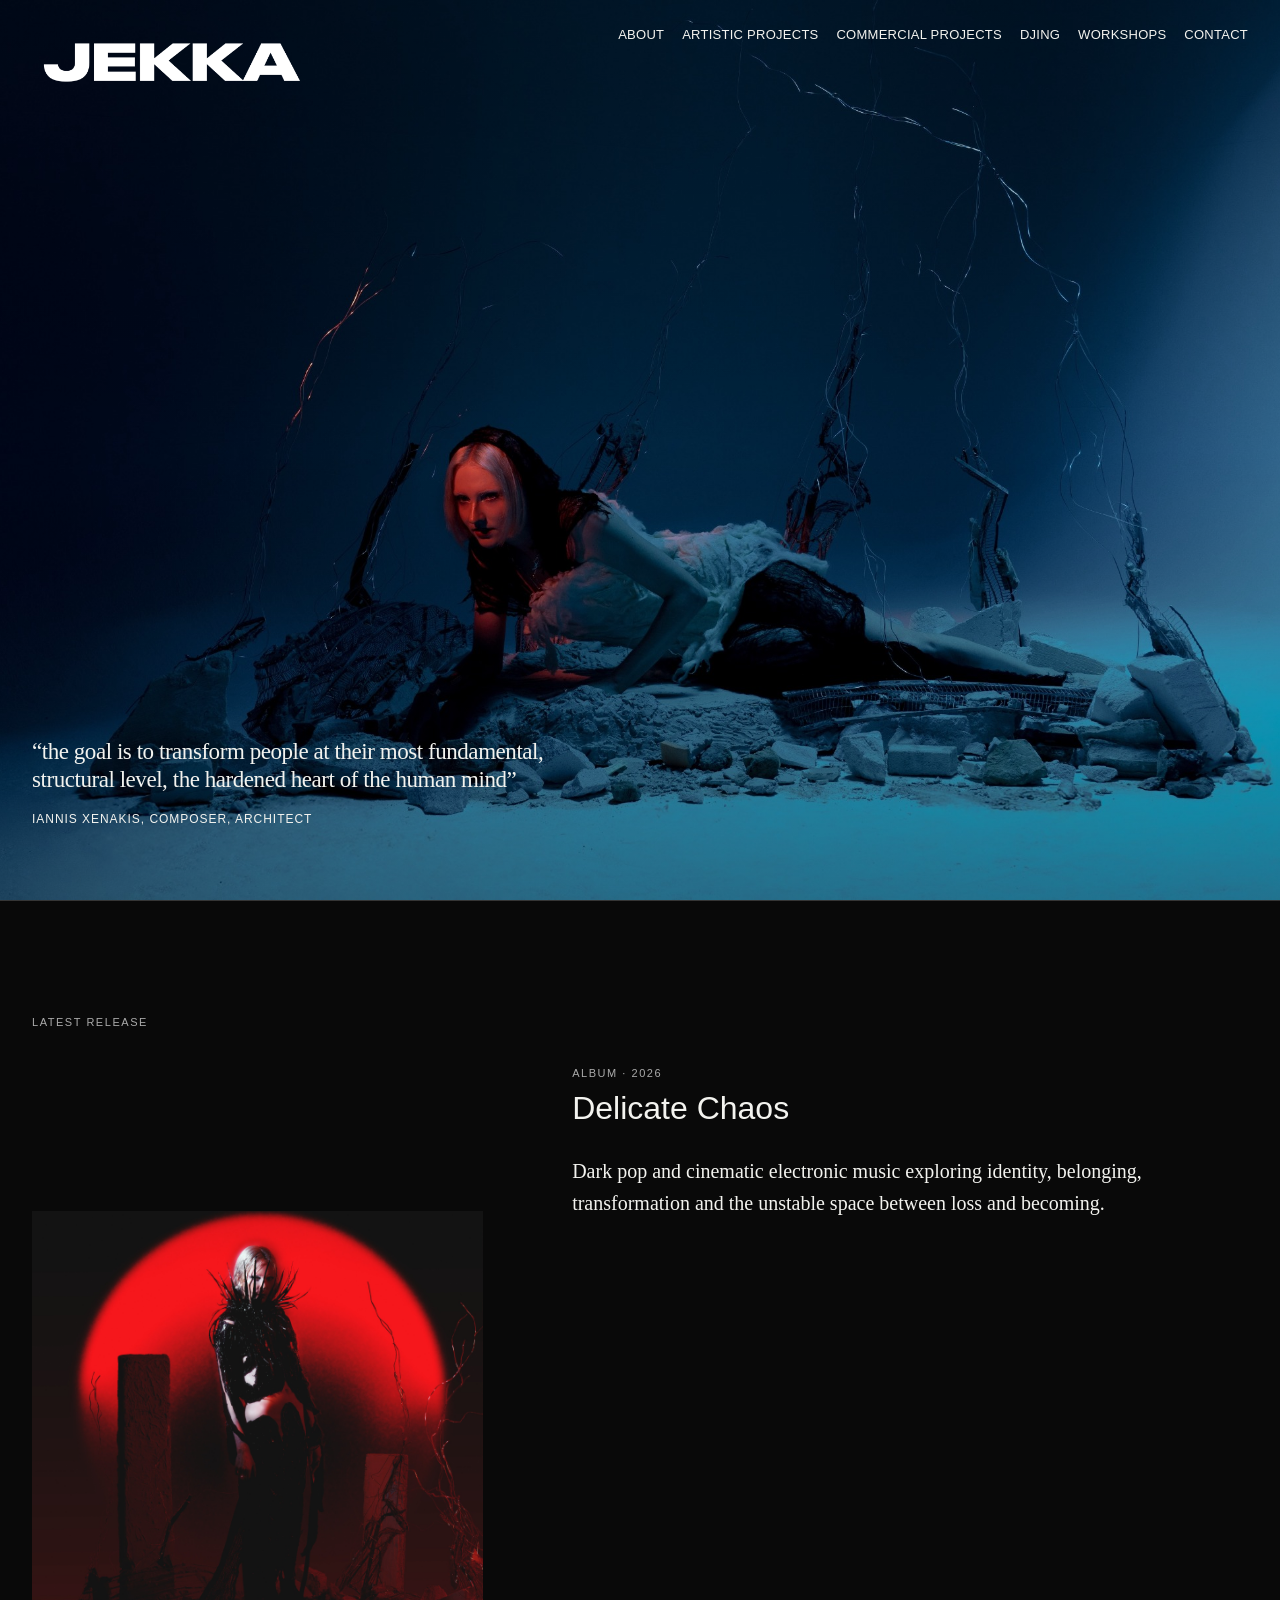
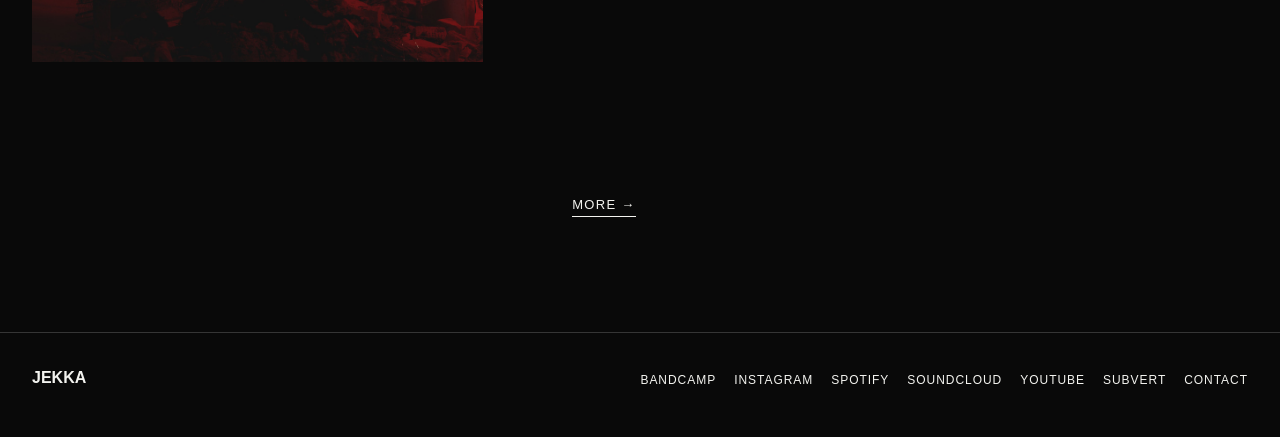
<file: index.html>
<!DOCTYPE html>
<html lang="en">
<head>
  <meta charset="UTF-8" />
  <meta name="viewport" content="width=device-width, initial-scale=1.0" />
  <title>JEKKA</title>
  <meta name="description" content="JEKKA — artist, producer, composer and DJ." />
  <link rel="stylesheet" href="styles.css" />
</head>
<body>
  <header class="site-header">
    <a class="brand" href="#top" aria-label="JEKKA home">
      <img src="assets/jekka_logo.png" alt="JEKKA" />
    </a>
    <nav class="desktop-nav" aria-label="Main navigation">
      <a href="about.html">About</a>
      <a href="artistic-projects.html">Artistic Projects</a>
      <a href="commercial-projects.html">Commercial Projects</a>
      <a href="dj.html">DJing</a>
      <a href="workshops.html">Workshops</a>
      <a href="contact.html">Contact</a>
    </nav>
    <button class="menu-toggle" aria-label="Open menu" aria-expanded="false">Menu</button>
  </header>

  <main id="top">
    <section class="hero">
      <img class="hero-media" src="assets/hero.jpg" alt="JEKKA in a cinematic blue-toned set" />
      <div class="hero-overlay"></div>
      <blockquote>
        <p>“the goal is to transform people at their most fundamental, structural level, the hardened heart of the human mind”</p>
        <footer>Iannis Xenakis, composer, architect</footer>
      </blockquote>
    </section>

    <section class="latest-release" aria-labelledby="latest-heading">
      <div class="section-label" id="latest-heading">Latest Release</div>
      <div class="release-grid release-grid-embed">
        <div class="release-art">
          <img src="assets/delicate-chaos.jpeg" alt="Delicate Chaos album cover" />
        </div>
        <div class="release-copy">
          <div>
            <p class="eyebrow">Album · 2026</p>
            <h1>Delicate Chaos</h1>
            <p class="release-description">Dark pop and cinematic electronic music exploring identity, belonging, transformation and the unstable space between loss and becoming.</p>
          </div>
          <div class="release-player">
            <iframe class="bandcamp bandcamp-album" style="border: 0; width: 100%; height: 472px;" src="https://bandcamp.com/EmbeddedPlayer/album=503815181/size=large/bgcol=ffffff/linkcol=0687f5/artwork=none/transparent=true/" seamless><a href="https://jekka.bandcamp.com/album/delicate-chaos">Delicate Chaos by Jekka</a></iframe>
          </div>
          <div class="release-links">
            <a class="text-link" href="delicate-chaos.html">More →</a>
          </div>
        </div>
      </div>
    </section>
  </main>

  <footer class="footer">
  <p>JEKKA</p>
  <div class="socials">
    <a href="https://jekka.bandcamp.com/" target="_blank" rel="noopener">Bandcamp</a>
    <a href="https://www.instagram.com/iamjekka" target="_blank" rel="noopener">Instagram</a>
    <a href="https://open.spotify.com/artist/4BhTRXWRiMHkfh1yya2gT1?si=F8z4xYpkQqOnsrXxwvv6Cg" target="_blank" rel="noopener">Spotify</a>
    <a href="https://soundcloud.com/jekka" target="_blank" rel="noopener">SoundCloud</a>
    <a href="https://www.youtube.com/@iamjekkamusic" target="_blank" rel="noopener">YouTube</a>
    <a href="https://www.subvert.fm/jekka" target="_blank" rel="noopener">Subvert</a>
    <a href="contact.html">Contact</a>
  </div>
</footer>

  <div class="mobile-menu" hidden>
    <a href="about.html">About</a>
    <a href="artistic-projects.html">Artistic Projects</a>
    <a href="commercial-projects.html">Commercial Projects</a>
    <a href="dj.html">DJing</a>
    <a href="workshops.html">Workshops</a>
    <a href="contact.html">Contact</a>
  </div>
  <script src="script.js"></script>
</body>
</html>
</file>
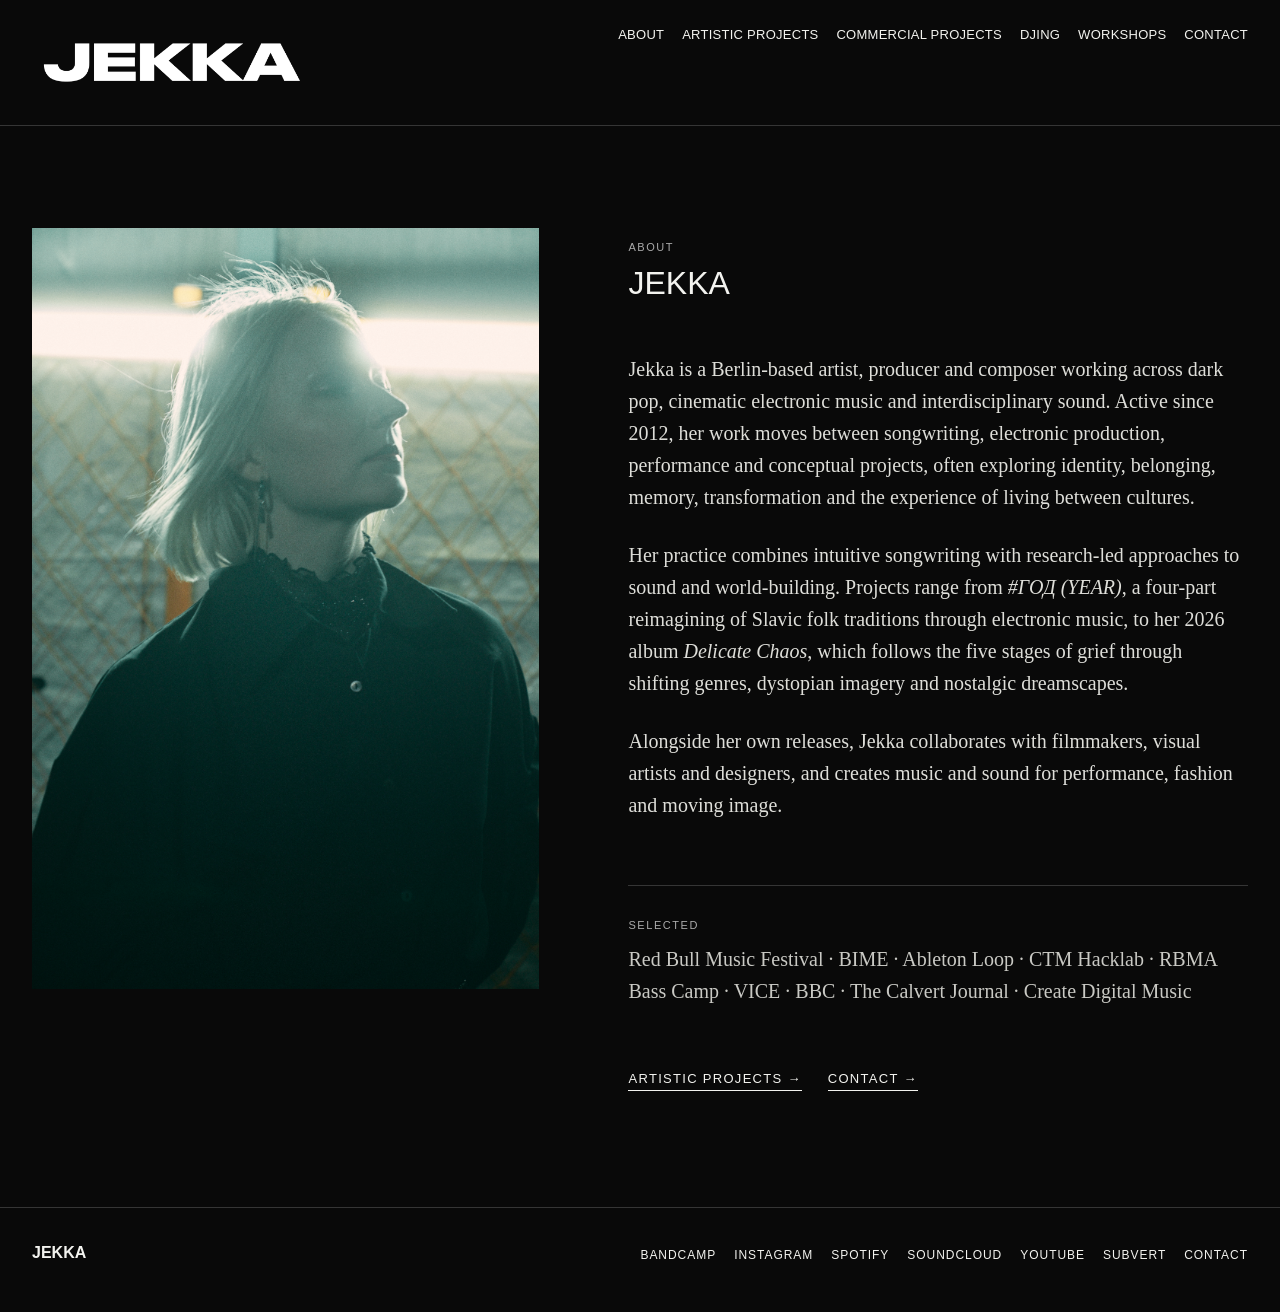
<file: about.html>
<!DOCTYPE html>
<html lang="en">
<head>
  <meta charset="UTF-8" />
  <meta name="viewport" content="width=device-width, initial-scale=1.0" />
  <title>About — JEKKA</title>
  <meta name="description" content="About JEKKA — Berlin-based artist, producer and composer." />
  <link rel="stylesheet" href="styles.css" />
</head>
<body>
  <header class="site-header dark-header">
    <a class="brand" href="index.html" aria-label="JEKKA home">
      <img src="assets/jekka_logo.png" alt="JEKKA" />
    </a>
    <nav class="desktop-nav" aria-label="Main navigation">
      <a href="about.html">About</a>
      <a href="artistic-projects.html">Artistic Projects</a>
      <a href="commercial-projects.html">Commercial Projects</a>
      <a href="dj.html">DJing</a>
      <a href="workshops.html">Workshops</a>
      <a href="contact.html">Contact</a>
    </nav>
    <button class="menu-toggle" aria-label="Open menu" aria-expanded="false">Menu</button>
  </header>

  <main class="projects-page about-page">
    <section class="about-layout">
      <div class="about-photo">
        <img src="assets/Yumiya Saiki 5.jpg" alt="Portrait of JEKKA" />
      </div>

      <div class="about-copy">
        <p class="eyebrow">About</p>
        <h1>JEKKA</h1>
        <div class="about-bio">
          <p>Jekka is a Berlin-based artist, producer and composer working across dark pop, cinematic electronic music and interdisciplinary sound. Active since 2012, her work moves between songwriting, electronic production, performance and conceptual projects, often exploring identity, belonging, memory, transformation and the experience of living between cultures.</p>

          <p>Her practice combines intuitive songwriting with research-led approaches to sound and world-building. Projects range from <em>#ГОД (YEAR)</em>, a four-part reimagining of Slavic folk traditions through electronic music, to her 2026 album <em>Delicate Chaos</em>, which follows the five stages of grief through shifting genres, dystopian imagery and nostalgic dreamscapes.</p>

          <p>Alongside her own releases, Jekka collaborates with filmmakers, visual artists and designers, and creates music and sound for performance, fashion and moving image.</p>
        </div>

        <div class="about-highlights">
          <p class="eyebrow">Selected</p>
          <p>Red Bull Music Festival · BIME · Ableton Loop · CTM Hacklab · RBMA Bass Camp · VICE · BBC · The Calvert Journal · Create Digital Music</p>
        </div>

        <div class="about-links">
          <a class="text-link" href="artistic-projects.html">Artistic Projects →</a>
          <a class="text-link" href="mailto:iamjekkamusic@gmail.com">Contact →</a>
        </div>
      </div>
    </section>
  </main>

  <footer class="footer">
  <p>JEKKA</p>
  <div class="socials">
    <a href="https://jekka.bandcamp.com/" target="_blank" rel="noopener">Bandcamp</a>
    <a href="https://www.instagram.com/iamjekka" target="_blank" rel="noopener">Instagram</a>
    <a href="https://open.spotify.com/artist/4BhTRXWRiMHkfh1yya2gT1?si=F8z4xYpkQqOnsrXxwvv6Cg" target="_blank" rel="noopener">Spotify</a>
    <a href="https://soundcloud.com/jekka" target="_blank" rel="noopener">SoundCloud</a>
    <a href="https://www.youtube.com/@iamjekkamusic" target="_blank" rel="noopener">YouTube</a>
    <a href="https://www.subvert.fm/jekka" target="_blank" rel="noopener">Subvert</a>
    <a href="contact.html">Contact</a>
  </div>
</footer>

  <div class="mobile-menu" hidden>
    <a href="about.html">About</a>
    <a href="artistic-projects.html">Artistic Projects</a>
    <a href="commercial-projects.html">Commercial Projects</a>
    <a href="dj.html">DJing</a>
    <a href="workshops.html">Workshops</a>
    <a href="contact.html">Contact</a>
  </div>
  <script src="script.js"></script>
</body>
</html>
</file>
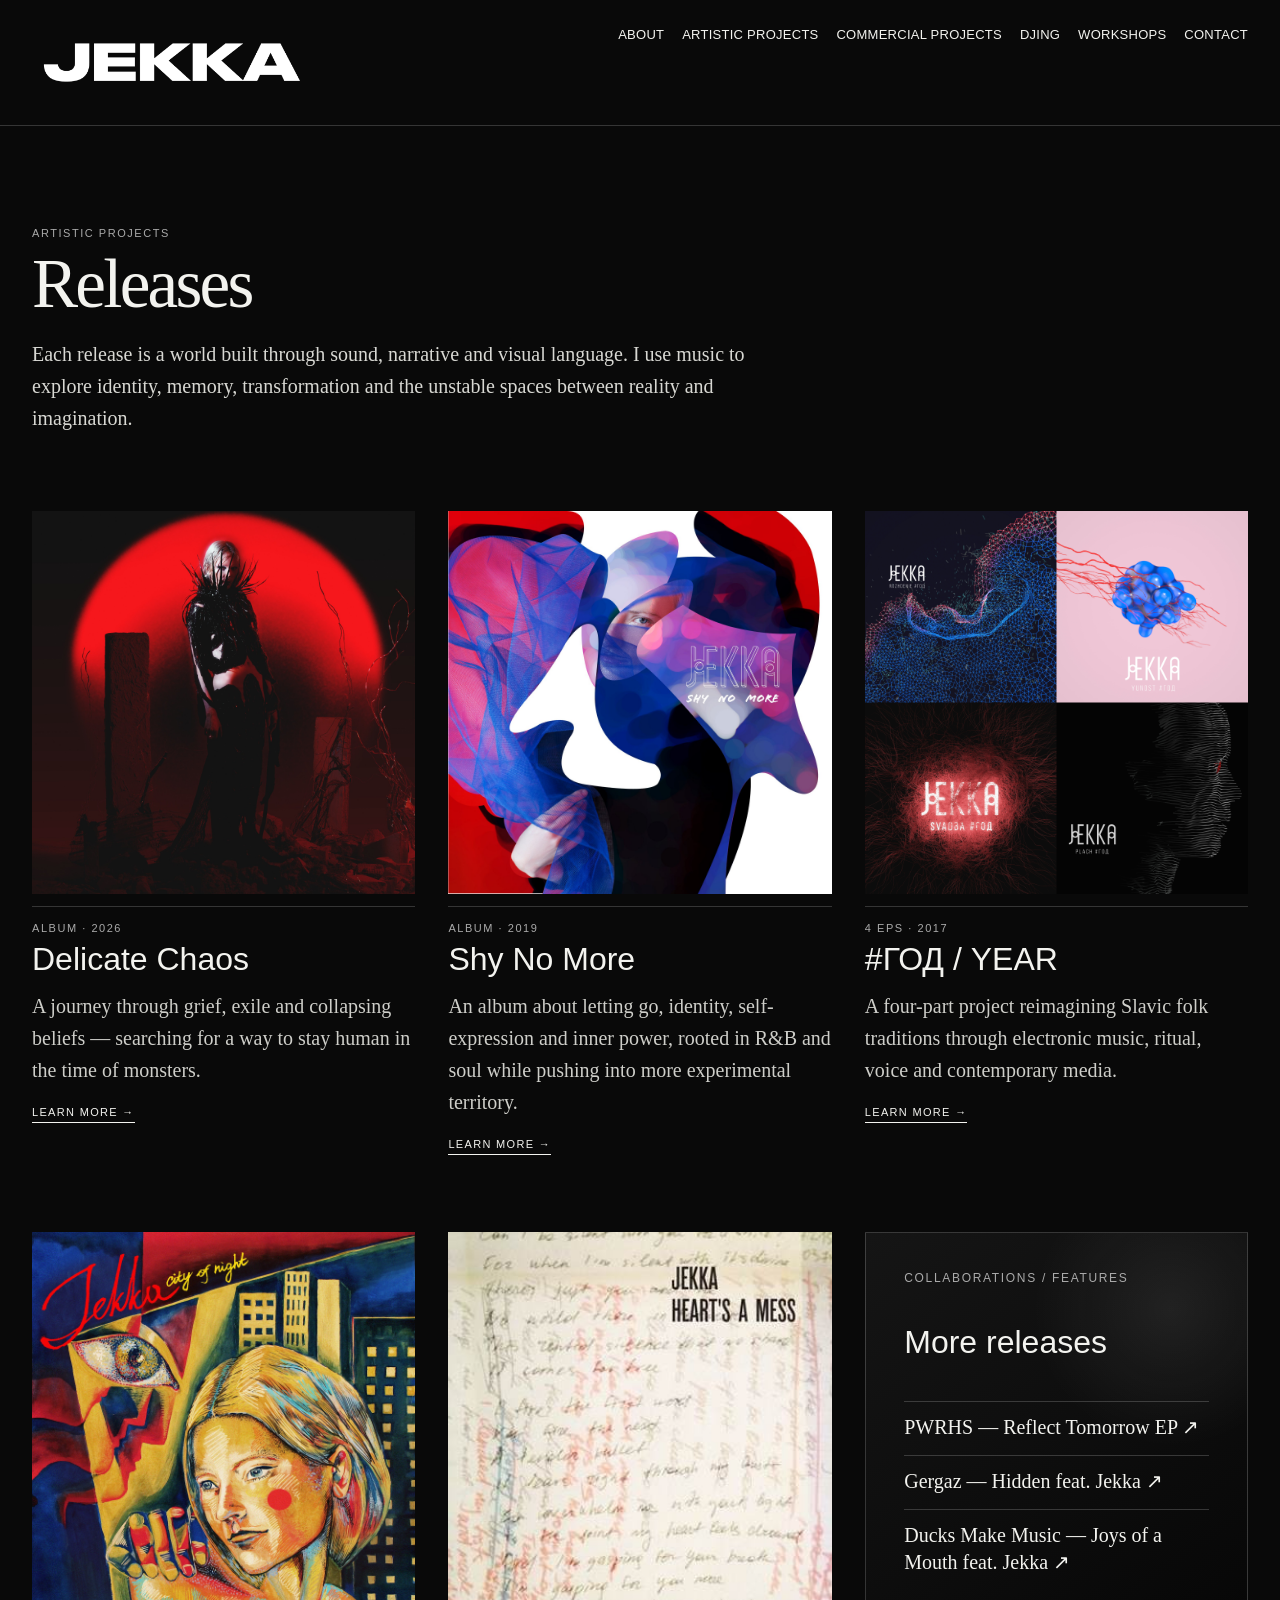
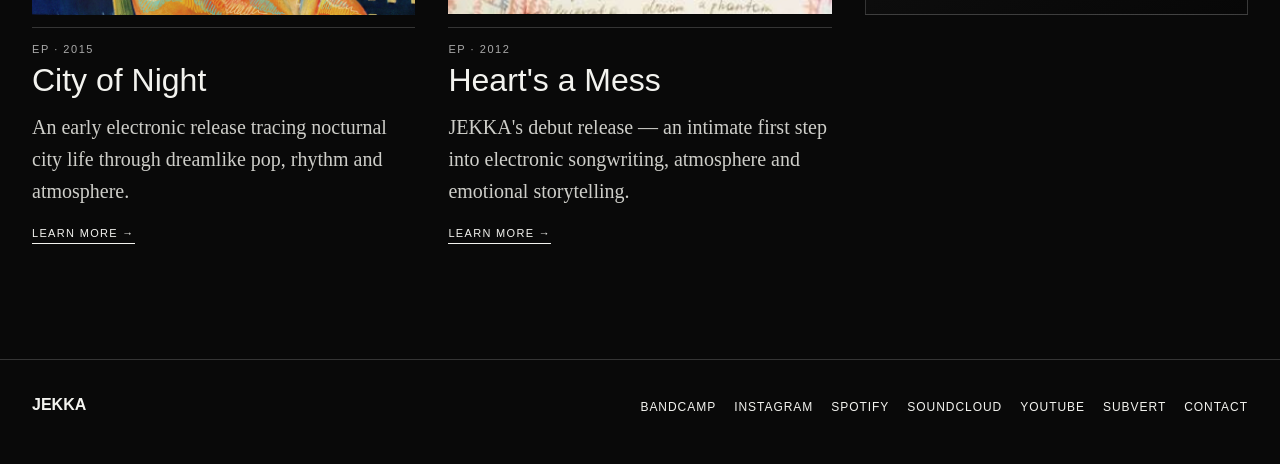
<file: artistic-projects.html>
<!DOCTYPE html>
<html lang="en">
<head>
  <meta charset="UTF-8" />
  <meta name="viewport" content="width=device-width, initial-scale=1.0" />
  <title>Releases — JEKKA</title>
  <link rel="stylesheet" href="styles.css" />
</head>
<body>
<header class="site-header dark-header">
  <a class="brand" href="index.html"><img src="assets/jekka_logo.png" alt="JEKKA" /></a>
  <nav class="desktop-nav" aria-label="Main navigation">
    <a href="about.html">About</a><a href="artistic-projects.html">Artistic Projects</a><a href="commercial-projects.html">Commercial Projects</a><a href="dj.html">DJing</a><a href="workshops.html">Workshops</a><a href="contact.html">Contact</a>
  </nav>
  <button class="menu-toggle" aria-label="Open menu" aria-expanded="false">Menu</button>
</header>

<main class="projects-page releases-page">
  <div class="releases-heading">
    <p class="section-label">Artistic Projects</p>
    <h1>Releases</h1>
    <p class="releases-intro">Each release is a world built through sound, narrative and visual language. I use music to explore identity, memory, transformation and the unstable spaces between reality and imagination.</p>
  </div>

  <div class="releases-grid">
    <article class="release-card" data-preview="assets/audio/delicate-chaos.mp3">
      <a class="release-cover-link" href="delicate-chaos.html" aria-label="Learn more about Delicate Chaos">
        <img src="assets/delicate-chaos.jpeg" alt="Delicate Chaos album cover" />
        <span class="preview-indicator" aria-hidden="true">▶ Preview</span>
      </a>
      <div class="release-card-copy">
        <p class="eyebrow">Album · 2026</p>
        <h2>Delicate Chaos</h2>
        <p>A journey through grief, exile and collapsing beliefs — searching for a way to stay human in the time of monsters.</p>
        <a class="learn-more" href="delicate-chaos.html">Learn more →</a>
      </div>
    </article>

    <article class="release-card" data-preview="assets/audio/shy-no-more.mp3">
      <a class="release-cover-link" href="shy-no-more.html" aria-label="Learn more about Shy No More">
        <img src="assets/shy-no-more.jpg" alt="Shy No More album cover" />
        <span class="preview-indicator" aria-hidden="true">▶ Preview</span>
      </a>
      <div class="release-card-copy">
        <p class="eyebrow">Album · 2019</p>
        <h2>Shy No More</h2>
        <p>An album about letting go, identity, self-expression and inner power, rooted in R&amp;B and soul while pushing into more experimental territory.</p>
        <a class="learn-more" href="shy-no-more.html">Learn more →</a>
      </div>
    </article>

    <article class="release-card year-release-card" data-preview="assets/audio/year.mp3">
      <a class="release-cover-link" href="year.html" aria-label="Learn more about YEAR">
        <img src="assets/year-project.jpg" alt="#ГОД / YEAR project visual" />
        <span class="preview-indicator" aria-hidden="true">▶ Preview</span>
      </a>
      <div class="release-card-copy">
        <p class="eyebrow">4 EPs · 2017</p>
        <h2>#ГОД / YEAR</h2>
        <p>A four-part project reimagining Slavic folk traditions through electronic music, ritual, voice and contemporary media.</p>
        <a class="learn-more" href="year.html">Learn more →</a>
      </div>
    </article>

    <article class="release-card" data-preview="assets/audio/city-of-night.mp3">
      <a class="release-cover-link" href="city-of-night.html" aria-label="Learn more about City of Night">
        <img src="assets/city-of-night.jpg" alt="City of Night EP cover" />
        <span class="preview-indicator" aria-hidden="true">▶ Preview</span>
      </a>
      <div class="release-card-copy">
        <p class="eyebrow">EP · 2015</p>
        <h2>City of Night</h2>
        <p>An early electronic release tracing nocturnal city life through dreamlike pop, rhythm and atmosphere.</p>
        <a class="learn-more" href="city-of-night.html">Learn more →</a>
      </div>
    </article>

    <article class="release-card" data-preview="assets/audio/hearts-a-mess.mp3">
      <a class="release-cover-link" href="hearts-a-mess.html" aria-label="Learn more about Heart's a Mess">
        <img src="assets/hearts-a-mess.jpg" alt="Heart's a Mess EP cover" />
        <span class="preview-indicator" aria-hidden="true">▶ Preview</span>
      </a>
      <div class="release-card-copy">
        <p class="eyebrow">EP · 2012</p>
        <h2>Heart's a Mess</h2>
        <p>JEKKA's debut release — an intimate first step into electronic songwriting, atmosphere and emotional storytelling.</p>
        <a class="learn-more" href="hearts-a-mess.html">Learn more →</a>
      </div>
    </article>

    <article class="release-card collab-release-card">
      <div class="collab-square">
        <span class="collab-square-label">Collaborations / Features</span>
        <h2 class="collab-square-title">More releases</h2>
        <div class="collab-links">
          <a href="https://pwrhs.bandcamp.com/album/reflect-tomorrow-ep" target="_blank" rel="noopener">PWRHS — Reflect Tomorrow EP ↗</a>
          <a href="https://gergaz.bandcamp.com/track/hidden-feat-jekka" target="_blank" rel="noopener">Gergaz — Hidden feat. Jekka ↗</a>
          <a href="https://ducksmakemusic.bandcamp.com/track/joys-of-a-mouth-feat-jekka" target="_blank" rel="noopener">Ducks Make Music — Joys of a Mouth feat. Jekka ↗</a>
        </div>
      </div>
    </article>
  </div>
</main>

<footer class="footer">
  <p>JEKKA</p>
  <div class="socials">
    <a href="https://jekka.bandcamp.com/" target="_blank" rel="noopener">Bandcamp</a>
    <a href="https://www.instagram.com/iamjekka" target="_blank" rel="noopener">Instagram</a>
    <a href="https://open.spotify.com/artist/4BhTRXWRiMHkfh1yya2gT1?si=F8z4xYpkQqOnsrXxwvv6Cg" target="_blank" rel="noopener">Spotify</a>
    <a href="https://soundcloud.com/jekka" target="_blank" rel="noopener">SoundCloud</a>
    <a href="https://www.youtube.com/@iamjekkamusic" target="_blank" rel="noopener">YouTube</a>
    <a href="https://www.subvert.fm/jekka" target="_blank" rel="noopener">Subvert</a>
    <a href="contact.html">Contact</a>
  </div>
</footer>
<div class="mobile-menu" hidden>
  <a href="about.html">About</a><a href="artistic-projects.html">Artistic Projects</a><a href="commercial-projects.html">Commercial Projects</a><a href="dj.html">DJing</a><a href="workshops.html">Workshops</a><a href="contact.html">Contact</a>
</div>
<script src="script.js"></script>
</body>
</html>
</file>
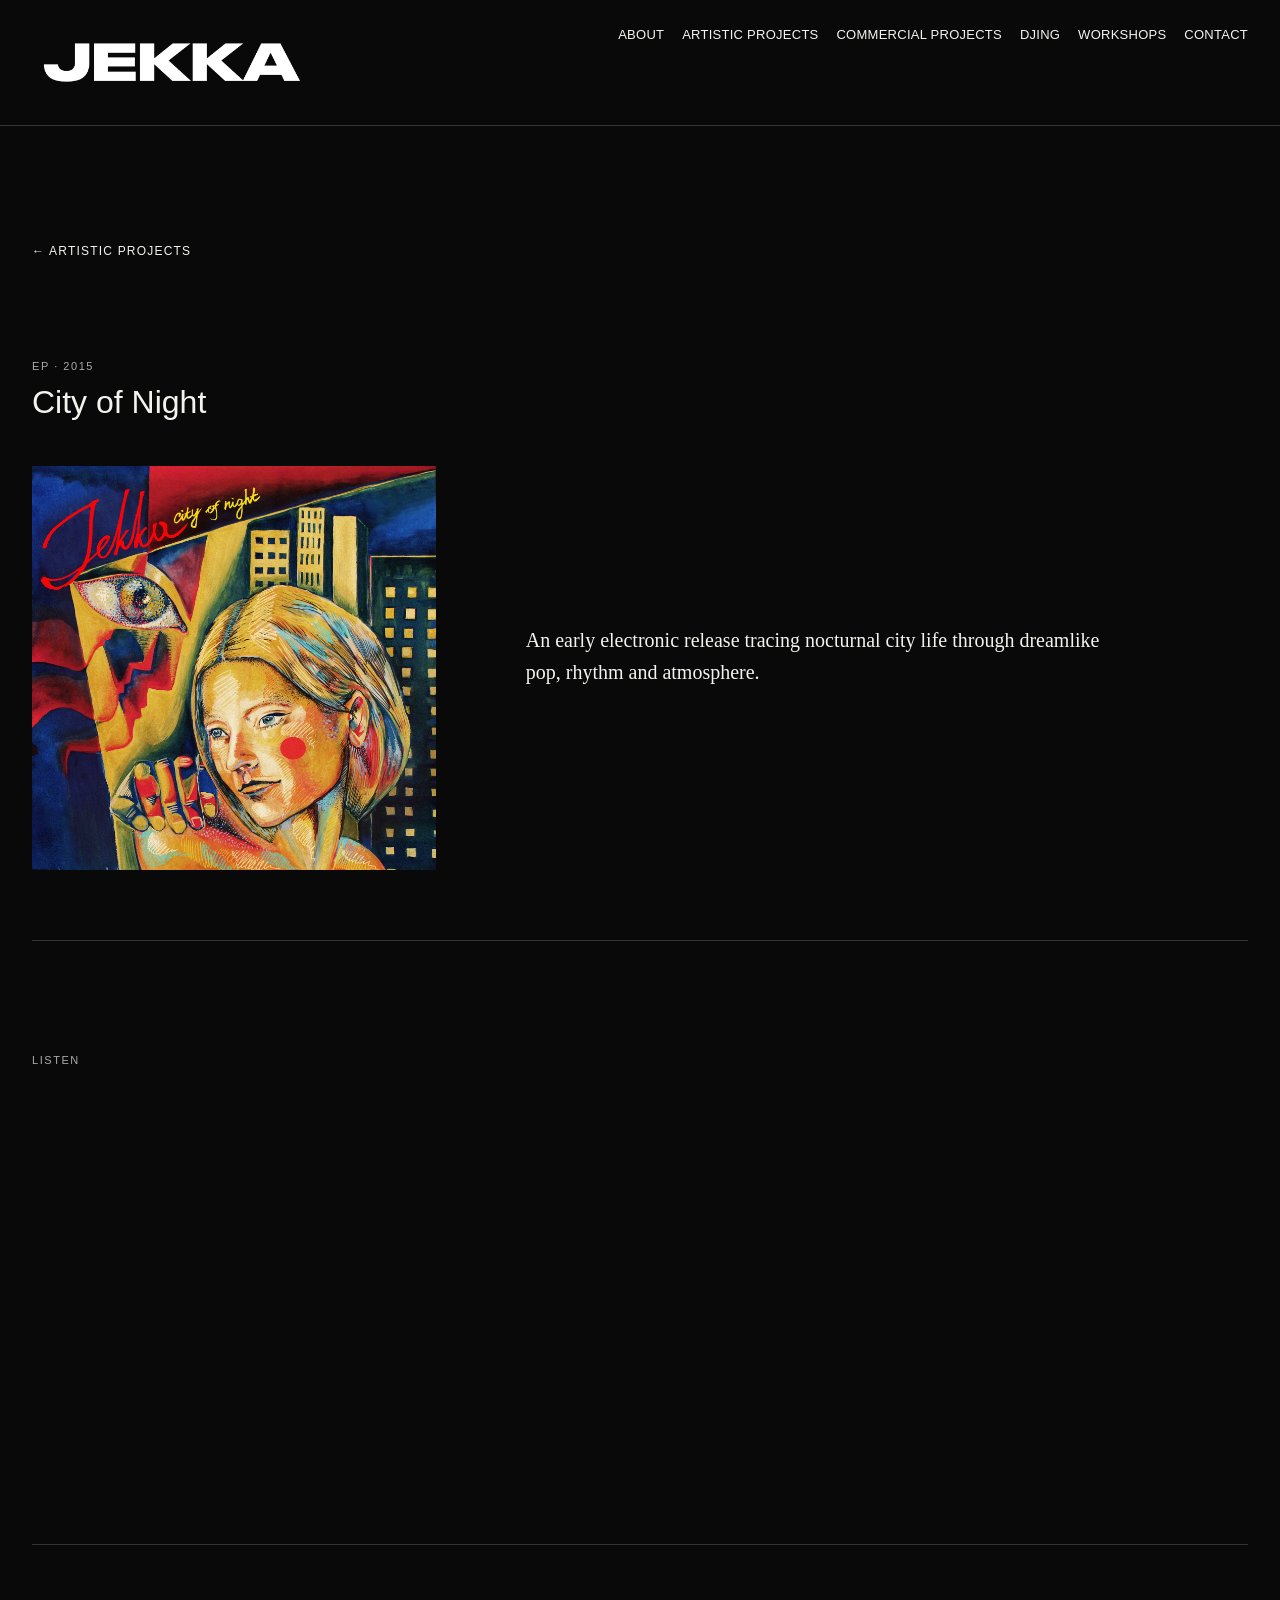
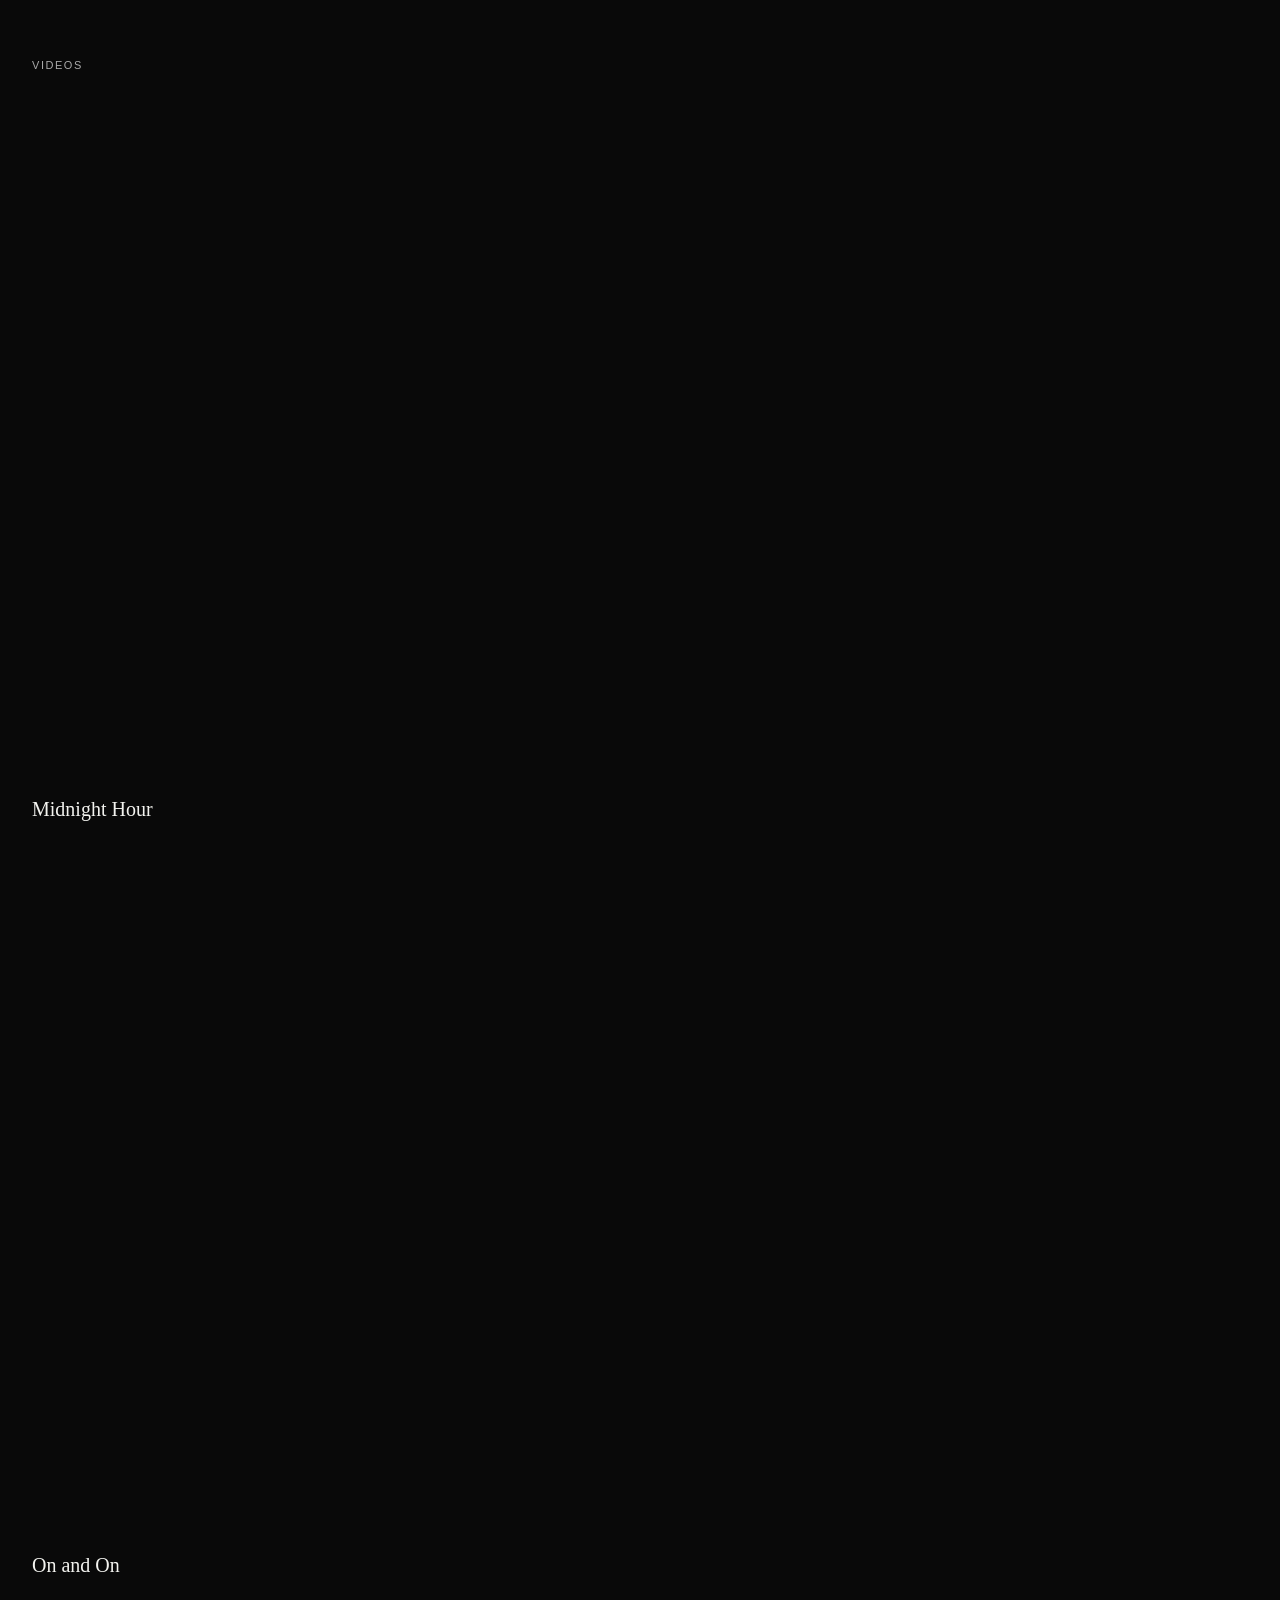
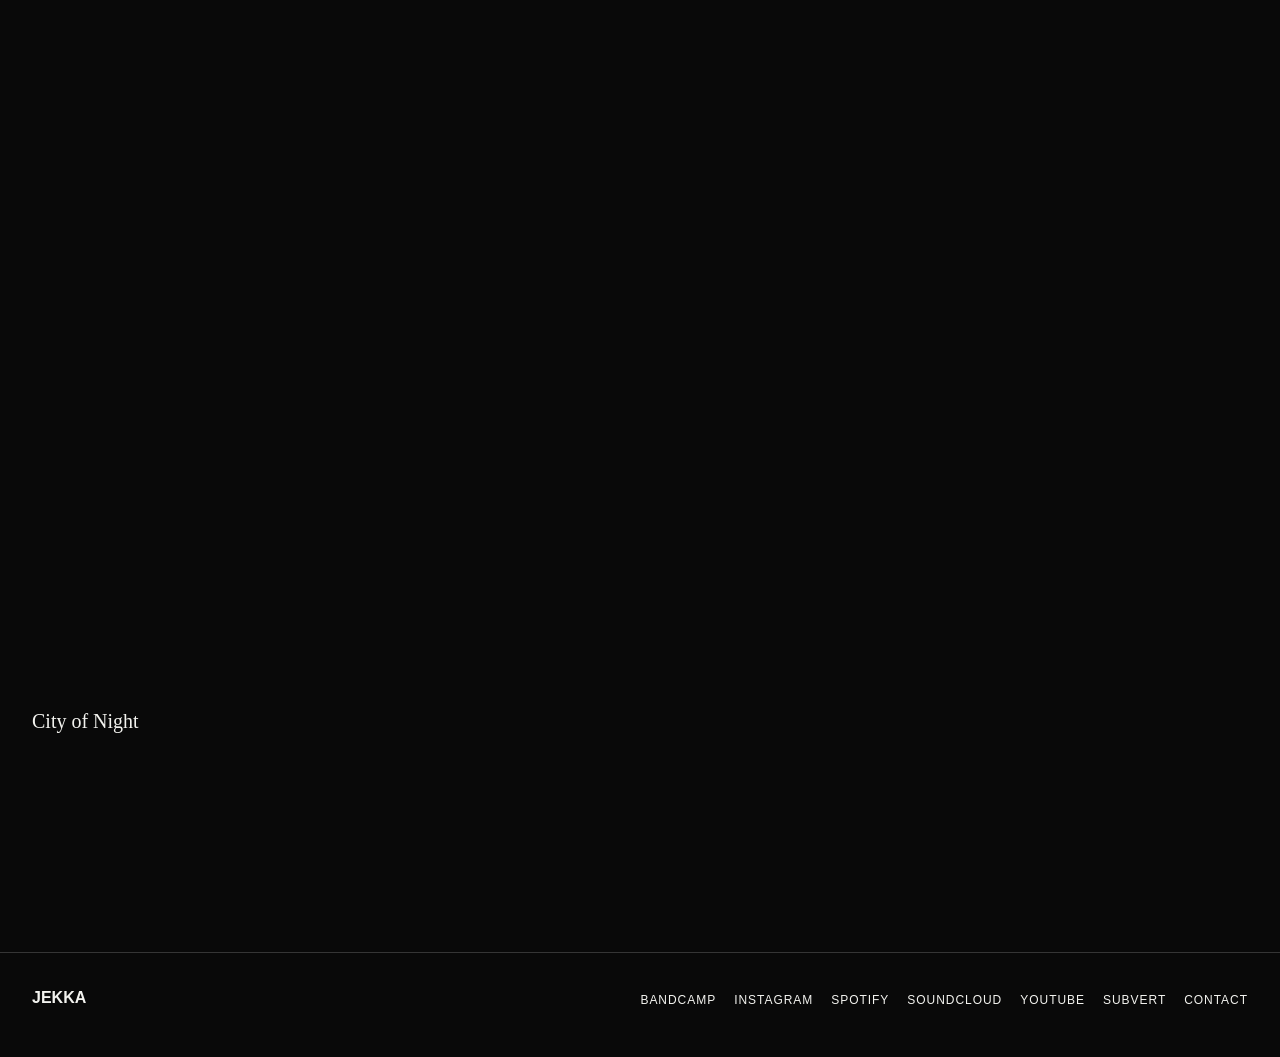
<file: city-of-night.html>
<!DOCTYPE html>
<html lang="en">
<head>
  <meta charset="UTF-8" />
  <meta name="viewport" content="width=device-width, initial-scale=1.0" />
  <title>City of Night — JEKKA</title>
  <link rel="stylesheet" href="styles.css" />
</head>
<body>
<header class="site-header dark-header">
  <a class="brand" href="index.html"><img src="assets/jekka_logo.png" alt="JEKKA" /></a>
  <nav class="desktop-nav" aria-label="Main navigation">
    <a href="about.html">About</a>
    <a href="artistic-projects.html">Artistic Projects</a>
    <a href="commercial-projects.html">Commercial Projects</a>
    <a href="dj.html">DJing</a>
    <a href="workshops.html">Workshops</a>
    <a href="contact.html">Contact</a>
  </nav>
  <button class="menu-toggle" aria-label="Open menu" aria-expanded="false">Menu</button>
</header>
<main class="project-detail">
  <a class="back-link" href="artistic-projects.html">← Artistic Projects</a>

  <section class="project-title-block">
    <p class="eyebrow">EP · 2015</p>
    <h1>City of Night</h1>
  </section>

  <section class="project-opening-grid compact-release-opening">
    <img class="project-cover" src="assets/city-of-night.jpg" alt="City of Night cover" />
    <div class="album-description">
      <p>An early electronic release tracing nocturnal city life through dreamlike pop, rhythm and atmosphere.</p>
    </div>
  </section>

  <section class="media-section">
    <p class="section-label">Listen</p>
    <div class="wide-player">
      <iframe style="border:0;width:100%;max-width:700px;height:274px;" src="https://bandcamp.com/EmbeddedPlayer/album=2792317006/size=large/bgcol=ffffff/linkcol=0687f5/artwork=small/transparent=true/" seamless>
        <a href="https://jekka.bandcamp.com/album/city-of-night">City Of Night by Jekka</a>
      </iframe>
    </div>
  </section>

  <section class="media-section">
    <p class="section-label">Videos</p>
    <div class="release-video-grid">
      <article>
        <iframe src="https://www.youtube.com/embed/h5fCma_g1Qw" title="Midnight Hour" allowfullscreen></iframe>
        <p>Midnight Hour</p>
      </article>
      <article>
        <iframe src="https://www.youtube.com/embed/00u1Dn7WzrM" title="On and On" allowfullscreen></iframe>
        <p>On and On</p>
      </article>
      <article>
        <iframe src="https://www.youtube.com/embed/tOjrQmVkJp4" title="City of Night" allowfullscreen></iframe>
        <p>City of Night</p>
      </article>
    </div>
  </section>
</main>
<footer class="footer">
  <p>JEKKA</p>
  <div class="socials">
    <a href="https://jekka.bandcamp.com/" target="_blank" rel="noopener">Bandcamp</a>
    <a href="https://www.instagram.com/iamjekka" target="_blank" rel="noopener">Instagram</a>
    <a href="https://open.spotify.com/artist/4BhTRXWRiMHkfh1yya2gT1?si=F8z4xYpkQqOnsrXxwvv6Cg" target="_blank" rel="noopener">Spotify</a>
    <a href="https://soundcloud.com/jekka" target="_blank" rel="noopener">SoundCloud</a>
    <a href="https://www.youtube.com/@iamjekkamusic" target="_blank" rel="noopener">YouTube</a>
    <a href="https://www.subvert.fm/jekka" target="_blank" rel="noopener">Subvert</a>
    <a href="contact.html">Contact</a>
  </div>
</footer>
<div class="mobile-menu" hidden>
  <a href="about.html">About</a>
  <a href="artistic-projects.html">Artistic Projects</a>
  <a href="commercial-projects.html">Commercial Projects</a>
  <a href="dj.html">DJing</a>
  <a href="workshops.html">Workshops</a>
  <a href="contact.html">Contact</a>
</div>
<script src="script.js"></script>
</body>
</html>
</file>
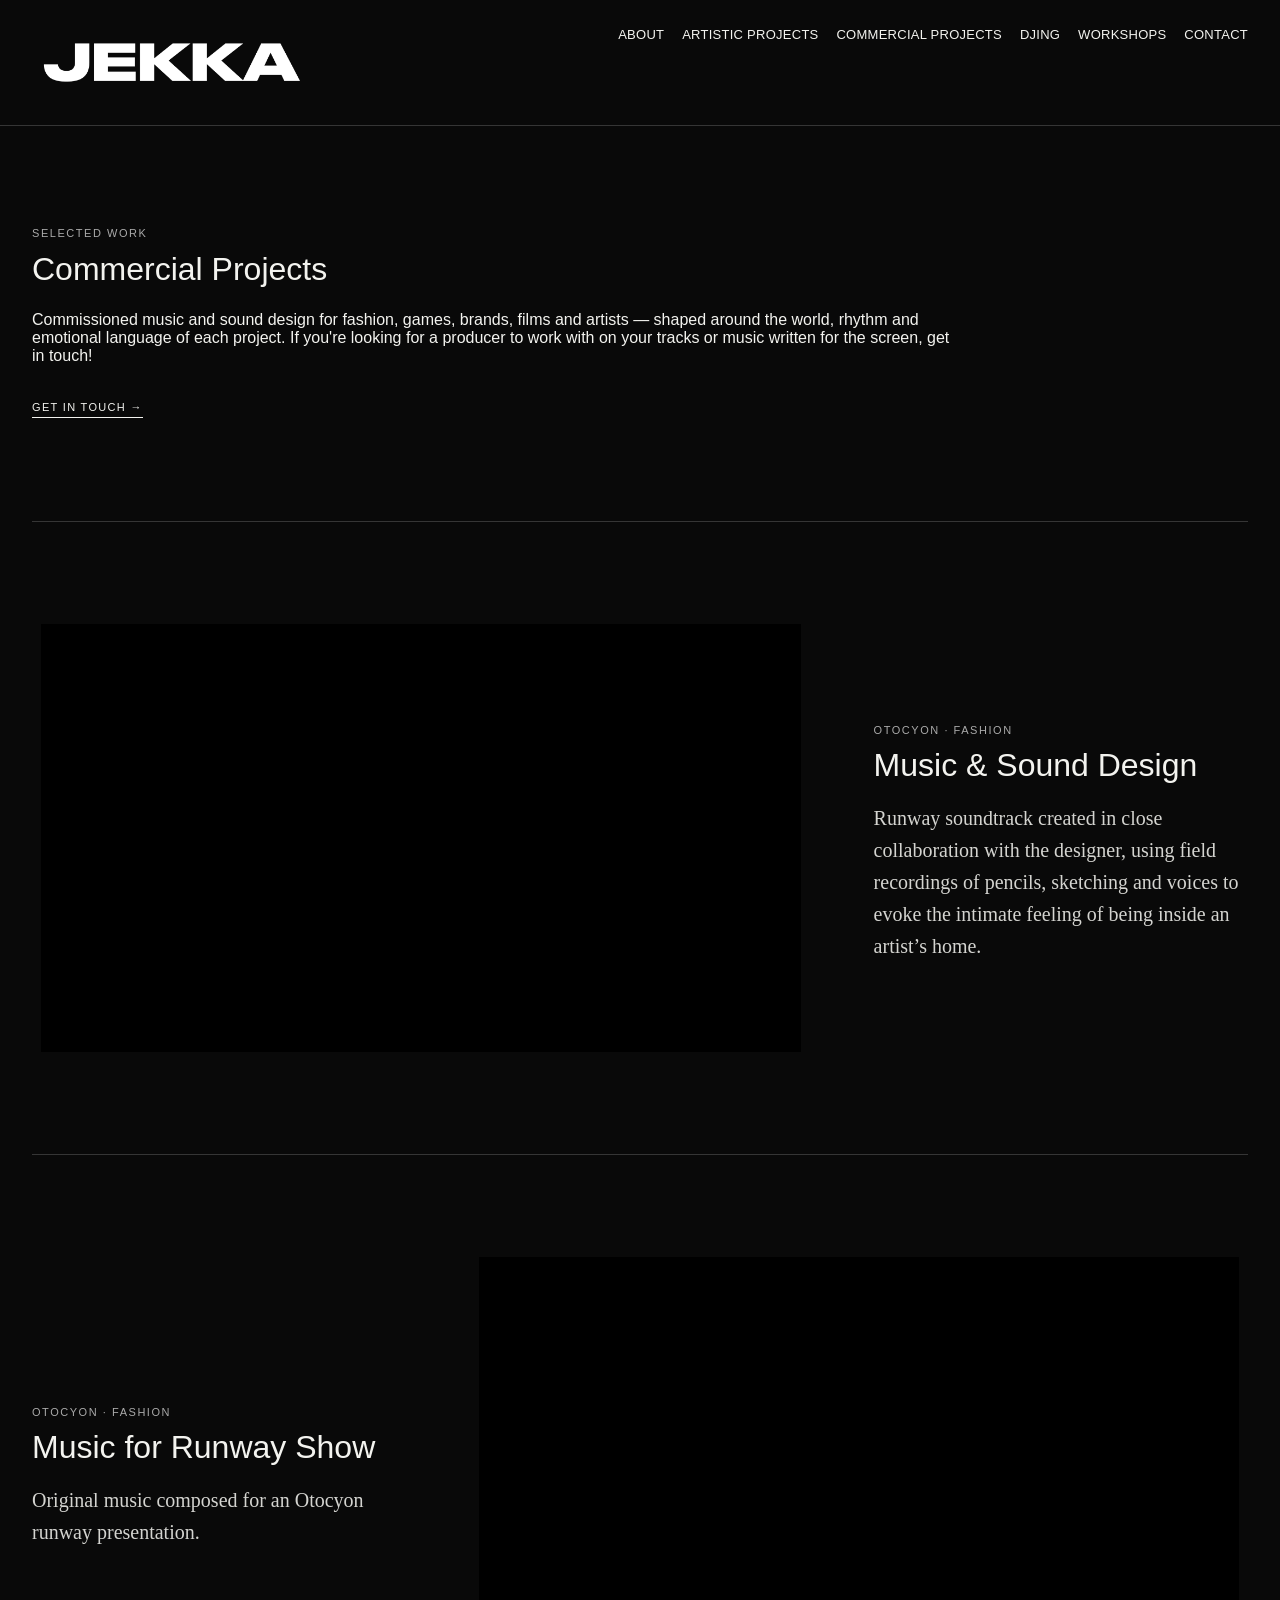
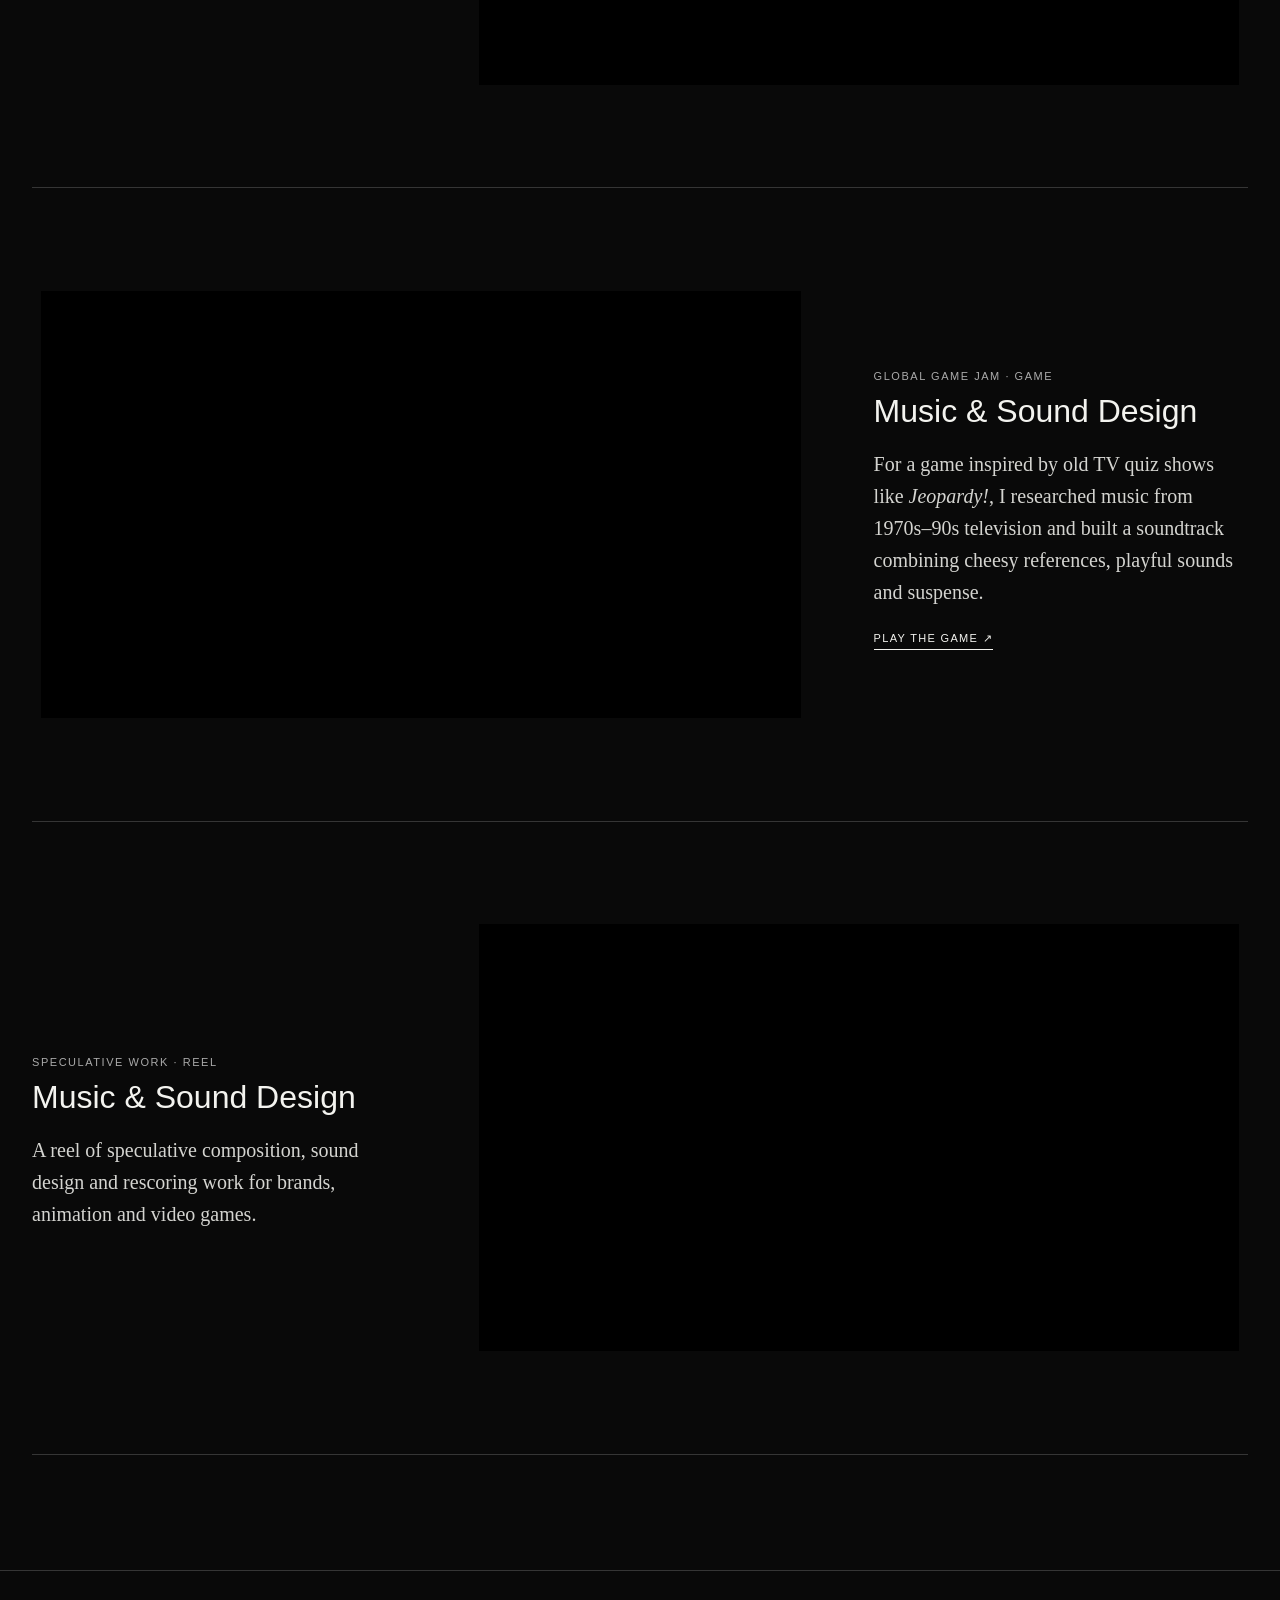
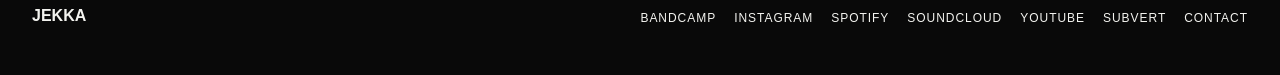
<file: commercial-projects.html>
<!DOCTYPE html>
<html lang="en">
<head>
  <meta charset="UTF-8" />
  <meta name="viewport" content="width=device-width, initial-scale=1.0" />
  <title>Commercial Projects — JEKKA</title>
  <meta name="description" content="Selected commissioned music and sound design projects by JEKKA." />
  <link rel="stylesheet" href="styles.css" />
</head>
<body>
<header class="site-header dark-header">
  <a class="brand" href="index.html"><img src="assets/jekka_logo.png" alt="JEKKA" /></a>
  <nav class="desktop-nav" aria-label="Main navigation">
    <a href="about.html">About</a>
    <a href="artistic-projects.html">Artistic Projects</a>
    <a href="commercial-projects.html" aria-current="page">Commercial Projects</a>
    <a href="dj.html">DJing</a>
    <a href="workshops.html">Workshops</a>
    <a href="contact.html">Contact</a>
  </nav>
  <button class="menu-toggle" aria-label="Open menu" aria-expanded="false">Menu</button>
</header>

<main class="projects-page commercial-page">
  <div class="commercial-heading">
    <p class="section-label">Selected Work</p>
    <h1>Commercial Projects</h1>
    <p>Commissioned music and sound design for fashion, games, brands, films and artists — shaped around the world, rhythm and emotional language of each project. If you're looking for a producer to work with on your tracks or music written for the screen, get in touch!</p>
    <a class="learn-more" href="contact.html">Get in touch →</a>
  </div>

  <div class="commercial-list">
    <article class="commercial-project">
      <div class="commercial-media video-embed">
        <iframe src="https://www.youtube.com/embed/ileW1C1nXKY" title="Otocyon — music and sound design" loading="lazy" allow="accelerometer; autoplay; clipboard-write; encrypted-media; gyroscope; picture-in-picture; web-share" allowfullscreen></iframe>
      </div>
      <div class="commercial-copy">
        <p class="eyebrow">Otocyon · Fashion</p>
        <h2>Music &amp; Sound Design</h2>
        <p>Runway soundtrack created in close collaboration with the designer, using field recordings of pencils, sketching and voices to evoke the intimate feeling of being inside an artist’s home.</p>
      </div>
    </article>

    <article class="commercial-project commercial-project-reverse">
      <div class="commercial-media video-embed">
        <iframe src="https://www.youtube.com/embed/MFlizIMmrsI" title="Otocyon runway show — original music" loading="lazy" allow="accelerometer; autoplay; clipboard-write; encrypted-media; gyroscope; picture-in-picture; web-share" allowfullscreen></iframe>
      </div>
      <div class="commercial-copy">
        <p class="eyebrow">Otocyon · Fashion</p>
        <h2>Music for Runway Show</h2>
        <p>Original music composed for an Otocyon runway presentation.</p>
      </div>
    </article>

    <article class="commercial-project">
      <div class="commercial-media video-embed">
        <iframe src="https://www.youtube.com/embed/whJcJ2SOFBM" title="Global Game Jam — music and sound design" loading="lazy" allow="accelerometer; autoplay; clipboard-write; encrypted-media; gyroscope; picture-in-picture; web-share" allowfullscreen></iframe>
      </div>
      <div class="commercial-copy">
        <p class="eyebrow">Global Game Jam · Game</p>
        <h2>Music &amp; Sound Design</h2>
        <p>For a game inspired by old TV quiz shows like <em>Jeopardy!</em>, I researched music from 1970s–90s television and built a soundtrack combining cheesy references, playful sounds and suspense.</p>
        <a class="learn-more" href="https://jondewoo.itch.io/guess-that-bullsht" target="_blank" rel="noopener">Play the game ↗</a>
      </div>
    </article>

    <article class="commercial-project commercial-project-reverse">
      <div class="commercial-media video-embed">
        <iframe src="https://www.youtube.com/embed/n2T-BP9ANmk" title="Speculative work — music and sound design reel" loading="lazy" allow="accelerometer; autoplay; clipboard-write; encrypted-media; gyroscope; picture-in-picture; web-share" allowfullscreen></iframe>
      </div>
      <div class="commercial-copy">
        <p class="eyebrow">Speculative Work · Reel</p>
        <h2>Music &amp; Sound Design</h2>
        <p>A reel of speculative composition, sound design and rescoring work for brands, animation and video games.</p>
      </div>
    </article>
  </div>
</main>

<footer class="footer">
  <p>JEKKA</p>
  <div class="socials">
    <a href="https://jekka.bandcamp.com/" target="_blank" rel="noopener">Bandcamp</a>
    <a href="https://www.instagram.com/iamjekka" target="_blank" rel="noopener">Instagram</a>
    <a href="https://open.spotify.com/artist/4BhTRXWRiMHkfh1yya2gT1?si=F8z4xYpkQqOnsrXxwvv6Cg" target="_blank" rel="noopener">Spotify</a>
    <a href="https://soundcloud.com/jekka" target="_blank" rel="noopener">SoundCloud</a>
    <a href="https://www.youtube.com/@iamjekkamusic" target="_blank" rel="noopener">YouTube</a>
    <a href="https://www.subvert.fm/jekka" target="_blank" rel="noopener">Subvert</a>
    <a href="contact.html">Contact</a>
  </div>
</footer>

<div class="mobile-menu" hidden>
  <a href="about.html">About</a>
  <a href="artistic-projects.html">Artistic Projects</a>
  <a href="commercial-projects.html">Commercial Projects</a>
  <a href="dj.html">DJing</a>
  <a href="workshops.html">Workshops</a>
  <a href="contact.html">Contact</a>
</div>
<script src="script.js"></script>
</body>
</html>
</file>
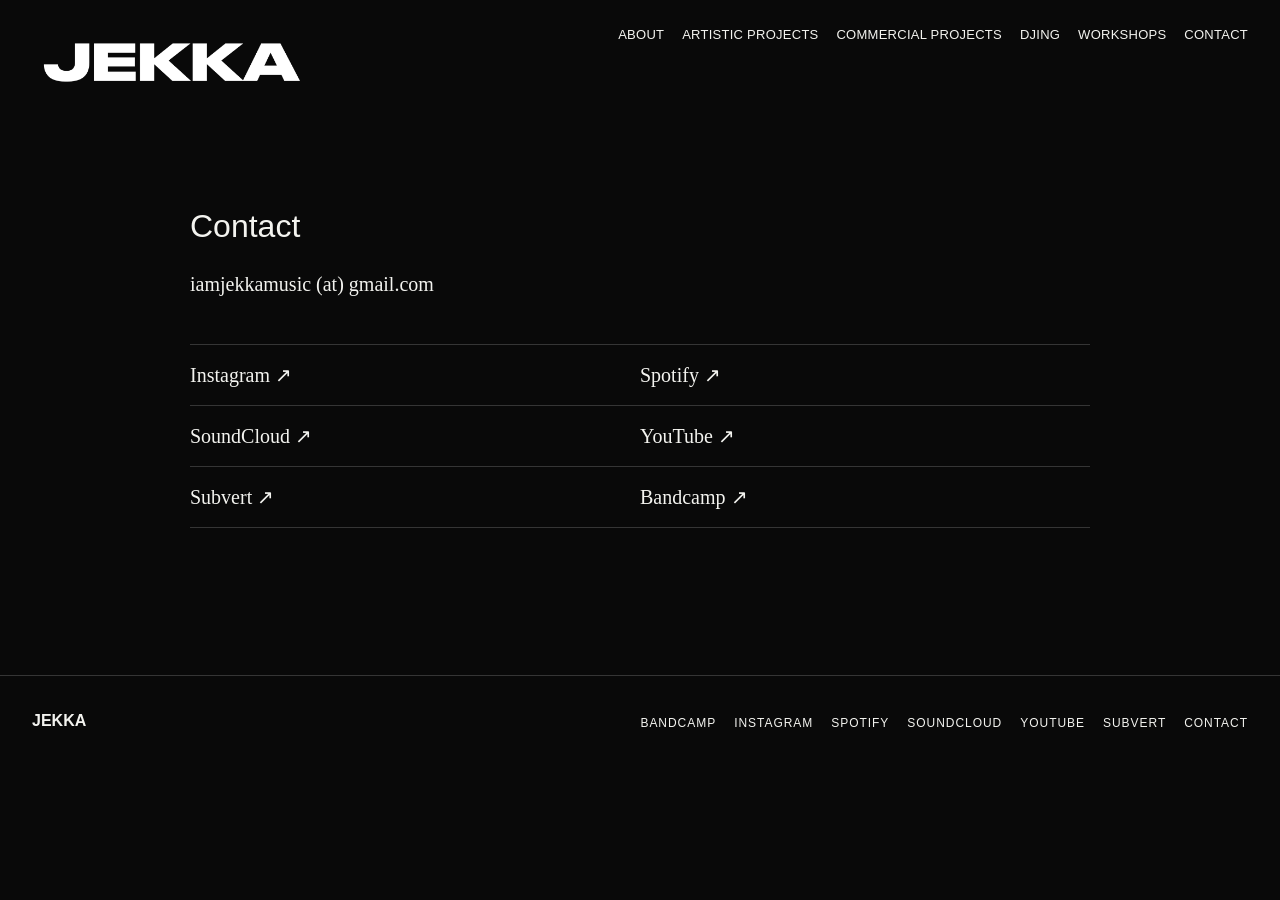
<file: contact.html>
<!DOCTYPE html>
<html lang="en">
<head>
  <meta charset="UTF-8" />
  <meta name="viewport" content="width=device-width, initial-scale=1.0" />
  <title>Contact — JEKKA</title>
  <link rel="stylesheet" href="styles.css" />
</head>
<body>
<header class="site-header">
  <a class="brand" href="index.html"><img src="assets/jekka_logo.png" alt="JEKKA"></a>
  <nav class="desktop-nav">
    <a href="about.html">About</a>
    <a href="artistic-projects.html">Artistic Projects</a>
    <a href="commercial-projects.html">Commercial Projects</a>
    <a href="dj.html">DJing</a>
    <a href="workshops.html">Workshops</a>
    <a href="contact.html">Contact</a>
  </nav>
</header>

<main class="contact-page">
  <section class="contact-inner">
    <h1>Contact</h1>
    <p class="contact-email">iamjekkamusic (at) gmail.com</p>
    <div class="contact-links">
      <a href="https://www.instagram.com/iamjekka" target="_blank" rel="noopener">Instagram ↗</a>
      <a href="https://open.spotify.com/artist/4BhTRXWRiMHkfh1yya2gT1?si=F8z4xYpkQqOnsrXxwvv6Cg" target="_blank" rel="noopener">Spotify ↗</a>
      <a href="https://soundcloud.com/jekka" target="_blank" rel="noopener">SoundCloud ↗</a>
      <a href="https://www.youtube.com/@iamjekkamusic" target="_blank" rel="noopener">YouTube ↗</a>
      <a href="https://www.subvert.fm/jekka" target="_blank" rel="noopener">Subvert ↗</a>
      <a href="https://jekka.bandcamp.com/" target="_blank" rel="noopener">Bandcamp ↗</a>
    </div>
  </section>
</main>

<footer class="footer">
  <p>JEKKA</p>
  <div class="socials">
    <a href="https://jekka.bandcamp.com/" target="_blank" rel="noopener">Bandcamp</a>
    <a href="https://www.instagram.com/iamjekka" target="_blank" rel="noopener">Instagram</a>
    <a href="https://open.spotify.com/artist/4BhTRXWRiMHkfh1yya2gT1?si=F8z4xYpkQqOnsrXxwvv6Cg" target="_blank" rel="noopener">Spotify</a>
    <a href="https://soundcloud.com/jekka" target="_blank" rel="noopener">SoundCloud</a>
    <a href="https://www.youtube.com/@iamjekkamusic" target="_blank" rel="noopener">YouTube</a>
    <a href="https://www.subvert.fm/jekka" target="_blank" rel="noopener">Subvert</a>
    <a href="contact.html">Contact</a>
  </div>
</footer>
<script src="script.js"></script>
</body>
</html>
</file>
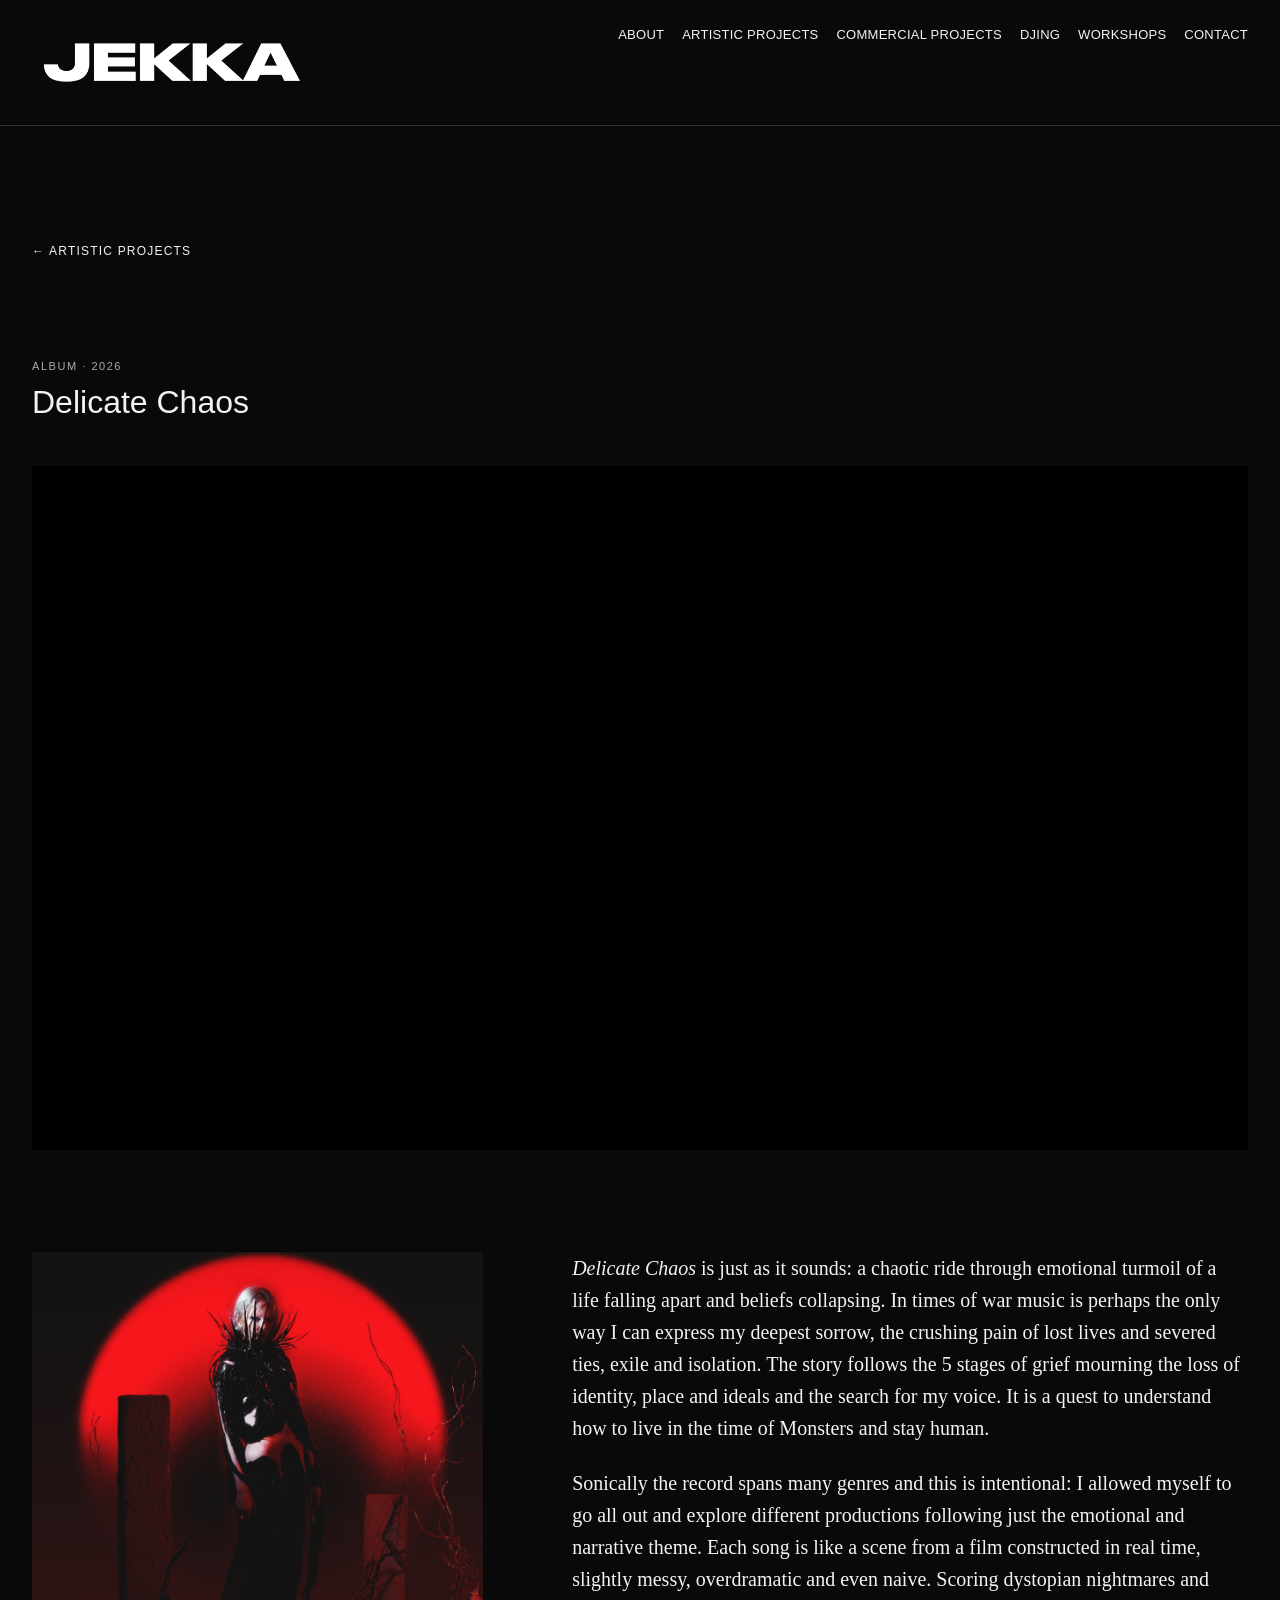
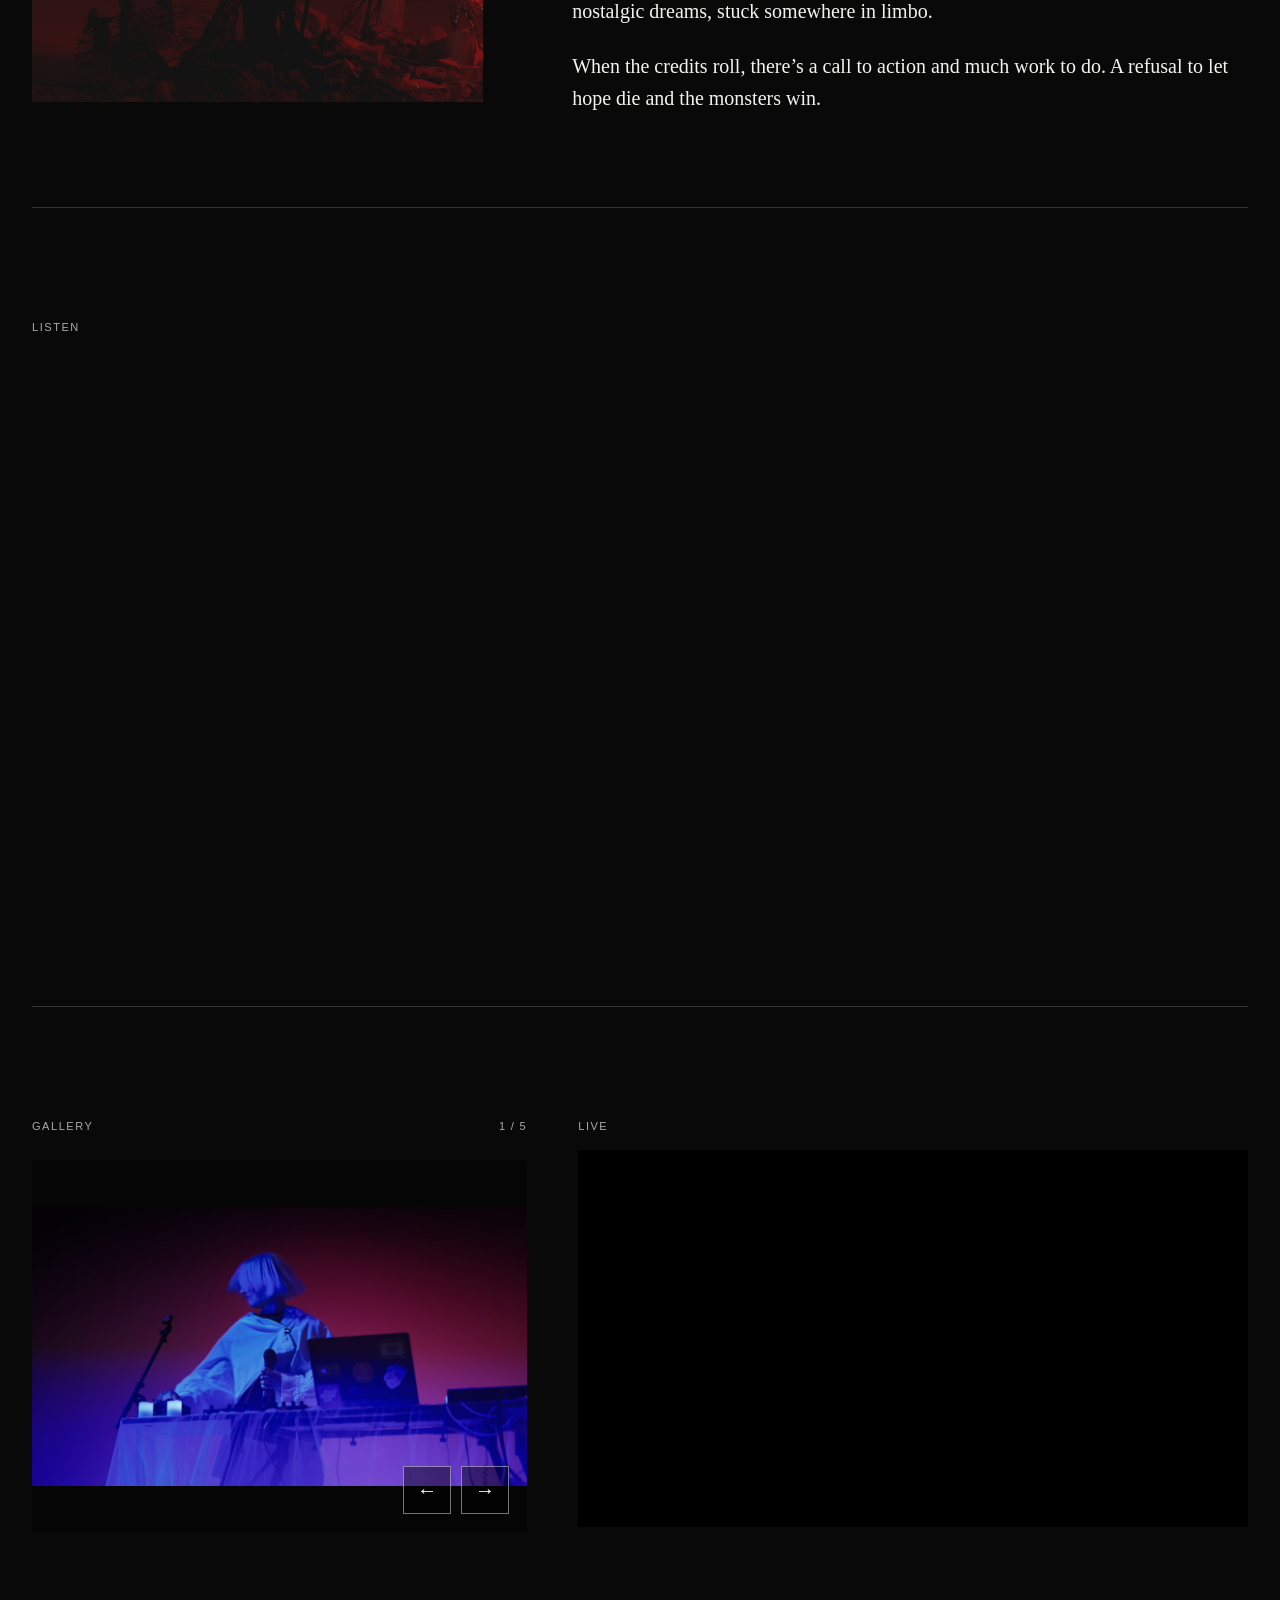
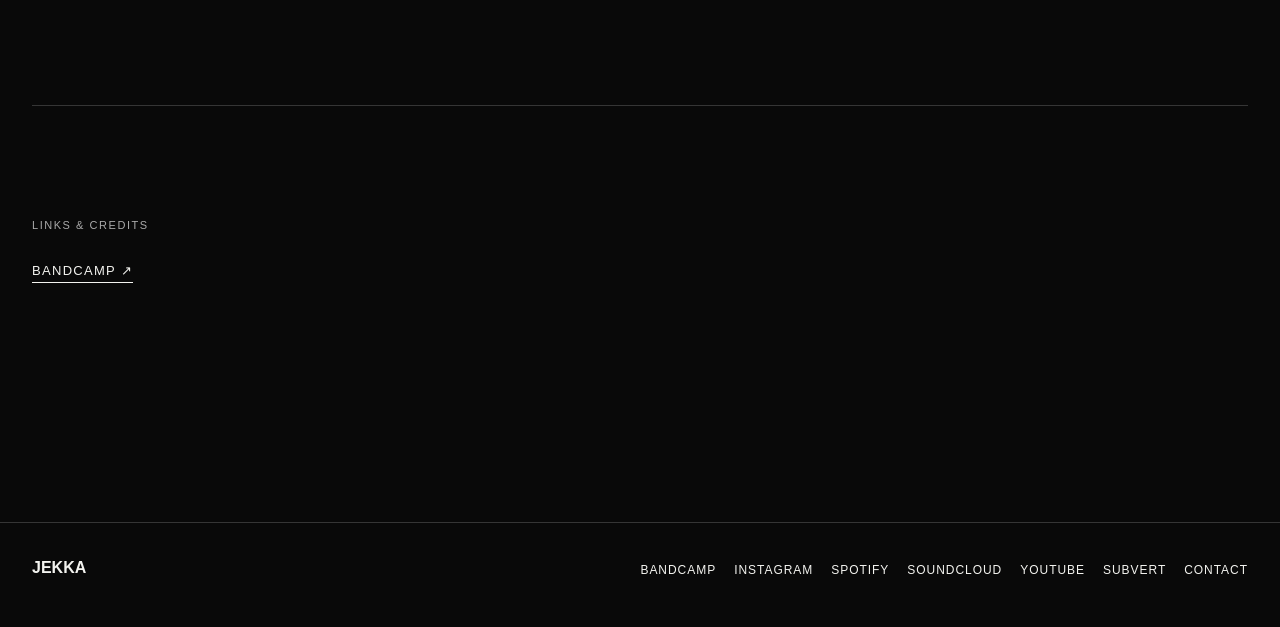
<file: delicate-chaos.html>
<!DOCTYPE html>
<html lang="en">
<head>
  <meta charset="UTF-8" />
  <meta name="viewport" content="width=device-width, initial-scale=1.0" />
  <title>Delicate Chaos — JEKKA</title>
  <link rel="stylesheet" href="styles.css" />
</head>
<body>
<header class="site-header dark-header">
  <a class="brand" href="index.html"><img src="assets/jekka_logo.png" alt="JEKKA" /></a>
  <nav class="desktop-nav" aria-label="Main navigation">
    <a href="about.html">About</a><a href="artistic-projects.html">Artistic Projects</a><a href="commercial-projects.html">Commercial Projects</a><a href="dj.html">DJing</a><a href="workshops.html">Workshops</a><a href="contact.html">Contact</a>
  </nav>
  <button class="menu-toggle" aria-label="Open menu" aria-expanded="false">Menu</button>
</header>
<main class="project-detail">
  <a class="back-link" href="artistic-projects.html">← Artistic Projects</a>

  <section class="project-title-block">
    <p class="eyebrow">Album · 2026</p>
    <h1>Delicate Chaos</h1>
  </section>

  <section class="project-video-hero" aria-label="Delicate Chaos video">
    <video class="project-hero-video" autoplay muted loop playsinline preload="metadata">
      <source src="assets/videos/LIVE SHOW SUPERCUT.mp4" type="video/mp4">
      Your browser does not support this video format.
    </video>
  </section>

  <section class="project-opening-grid">
    <img class="project-cover" src="assets/delicate-chaos.jpeg" alt="Delicate Chaos cover" />
    <div class="album-description">
      <p><em>Delicate Chaos</em> is just as it sounds: a chaotic ride through emotional turmoil of a life falling apart and beliefs collapsing. In times of war music is perhaps the only way I can express my deepest sorrow, the crushing pain of lost lives and severed ties, exile and isolation. The story follows the 5 stages of grief mourning the loss of identity, place and ideals and the search for my voice. It is a quest to understand how to live in the time of Monsters and stay human.</p>
      <p>Sonically the record spans many genres and this is intentional: I allowed myself to go all out and explore different productions following just the emotional and narrative theme. Each song is like a scene from a film constructed in real time, slightly messy, overdramatic and even naive. Scoring dystopian nightmares and nostalgic dreams, stuck somewhere in limbo.</p>
      <p>When the credits roll, there’s a call to action and much work to do. A refusal to let hope die and the monsters win.</p>
    </div>
  </section>

  <section class="media-section">
    <p class="section-label">Listen</p>
    <div class="wide-player">
      <iframe class="bandcamp bandcamp-album" style="border:0; width:100%; height:472px;" src="https://bandcamp.com/EmbeddedPlayer/album=503815181/size=large/bgcol=ffffff/linkcol=0687f5/artwork=none/transparent=true/" seamless><a href="https://jekka.bandcamp.com/album/delicate-chaos">Delicate Chaos by Jekka</a></iframe>
    </div>
  </section>

  <section class="media-section">
    <div class="gallery-live-grid">
      <div class="gallery-panel">
        <div class="section-row"><p class="section-label">Gallery</p><p class="gallery-count"><span id="galleryCurrent">1</span> / <span id="galleryTotal">5</span></p></div>
        <div class="slideshow compact-slideshow" data-slideshow>
          <div class="slides">
            <img class="slide is-active" src="assets/dc-live-blue.JPG" alt="Jekka performing Delicate Chaos live in blue and magenta light" />
            <img class="slide" src="assets/dc-live-red.JPG" alt="Jekka performing Delicate Chaos live against a red backdrop" />
            <img class="slide" src="assets/dc-live-motion.JPG" alt="Jekka performing Delicate Chaos live in motion" />
            <img class="slide" src="assets/dc-blue-set-01.jpg" alt="Delicate Chaos visual portrait in the blue set" />
            <img class="slide" src="assets/dc-blue-set-02.jpg" alt="Delicate Chaos close portrait in the blue set" />
          </div>
          <button class="slide-control slide-prev" aria-label="Previous image">←</button>
          <button class="slide-control slide-next" aria-label="Next image">→</button>
        </div>
      </div>
      <div class="live-video-panel">
        <p class="section-label">Live</p>
        <div class="live-video-embed">
          <iframe src="https://www.youtube.com/embed/-VAepIXGLeA?rel=0" title="Jekka — Delicate Chaos live" allow="accelerometer; autoplay; clipboard-write; encrypted-media; gyroscope; picture-in-picture; web-share" referrerpolicy="strict-origin-when-cross-origin" allowfullscreen></iframe>
        </div>
      </div>
    </div>
  </section>

  <section class="media-section credits-section">
    <p class="section-label">Links & Credits</p>
    <div class="project-links"><a class="text-link" href="https://jekka.bandcamp.com/album/delicate-chaos" target="_blank" rel="noopener">Bandcamp ↗</a></div>
  </section>
</main>
<footer class="footer">
  <p>JEKKA</p>
  <div class="socials">
    <a href="https://jekka.bandcamp.com/" target="_blank" rel="noopener">Bandcamp</a>
    <a href="https://www.instagram.com/iamjekka" target="_blank" rel="noopener">Instagram</a>
    <a href="https://open.spotify.com/artist/4BhTRXWRiMHkfh1yya2gT1?si=F8z4xYpkQqOnsrXxwvv6Cg" target="_blank" rel="noopener">Spotify</a>
    <a href="https://soundcloud.com/jekka" target="_blank" rel="noopener">SoundCloud</a>
    <a href="https://www.youtube.com/@iamjekkamusic" target="_blank" rel="noopener">YouTube</a>
    <a href="https://www.subvert.fm/jekka" target="_blank" rel="noopener">Subvert</a>
    <a href="contact.html">Contact</a>
  </div>
</footer>
<div class="mobile-menu" hidden><a href="about.html">About</a><a href="artistic-projects.html">Artistic Projects</a><a href="commercial-projects.html">Commercial Projects</a><a href="dj.html">DJing</a><a href="workshops.html">Workshops</a><a href="contact.html">Contact</a></div>
<script src="script.js"></script>
</body>
</html>
</file>
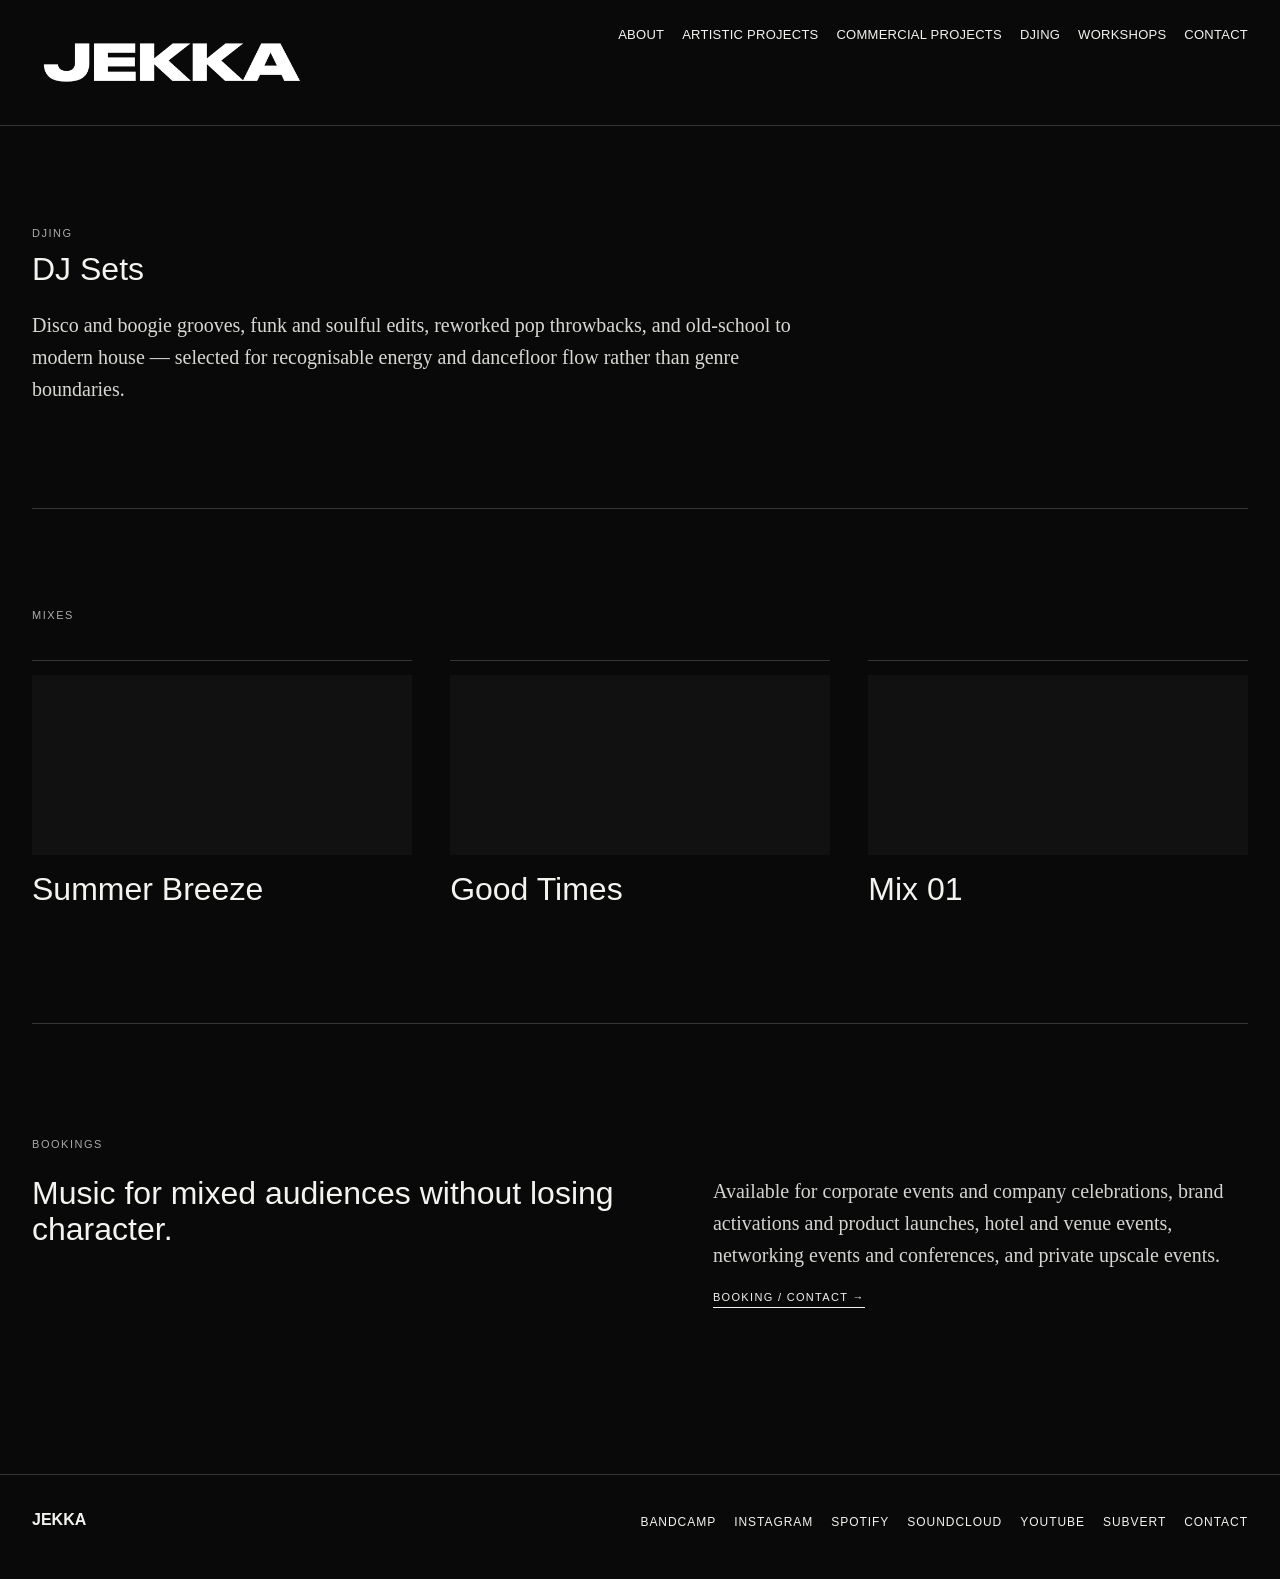
<file: dj.html>
<!DOCTYPE html>
<html lang="en">
<head>
  <meta charset="UTF-8" />
  <meta name="viewport" content="width=device-width, initial-scale=1.0" />
  <title>DJing — JEKKA</title>
  <meta name="description" content="DJ mixes and bookings by JEKKA." />
  <link rel="stylesheet" href="styles.css" />
</head>
<body>
<header class="site-header dark-header">
  <a class="brand" href="index.html"><img src="assets/jekka_logo.png" alt="JEKKA" /></a>
  <nav class="desktop-nav" aria-label="Main navigation">
    <a href="about.html">About</a>
    <a href="artistic-projects.html">Artistic Projects</a>
    <a href="commercial-projects.html">Commercial Projects</a>
    <a href="dj.html" aria-current="page">DJing</a>
    <a href="workshops.html">Workshops</a>
    <a href="contact.html">Contact</a>
  </nav>
  <button class="menu-toggle" aria-label="Open menu" aria-expanded="false">Menu</button>
</header>

<main class="projects-page dj-page">
  <section class="dj-heading">
    <p class="section-label">DJing</p>
    <h1>DJ Sets</h1>
    <p>Disco and boogie grooves, funk and soulful edits, reworked pop throwbacks, and old-school to modern house — selected for recognisable energy and dancefloor flow rather than genre boundaries.</p>
  </section>

  <section class="dj-mixes" aria-labelledby="mixes-heading">
    <div class="section-row"><p class="section-label" id="mixes-heading">Mixes</p></div>
    <div class="mix-grid">
      <article class="mix-card">
        <iframe title="Summer Breeze — JEKKA" src="https://www.mixcloud.com/widget/iframe/?hide_cover=1&light=0&feed=%2Fiamjekka%2Fsummer-breeze%2F" frameborder="0" allow="autoplay"></iframe>
        <h2>Summer Breeze</h2>
      </article>
      <article class="mix-card">
        <iframe title="Good Times — JEKKA" src="https://www.mixcloud.com/widget/iframe/?hide_cover=1&light=0&feed=%2Fiamjekka%2Fgood-times%2F" frameborder="0" allow="autoplay"></iframe>
        <h2>Good Times</h2>
      </article>
      <article class="mix-card">
        <iframe title="Mix 01 — JEKKA" src="https://www.mixcloud.com/widget/iframe/?hide_cover=1&light=0&feed=%2Fiamjekka%2Fmix-01%2F" frameborder="0" allow="autoplay"></iframe>
        <h2>Mix 01</h2>
      </article>
    </div>
  </section>

  <section class="dj-bookings">
    <p class="section-label">Bookings</p>
    <div class="booking-grid">
      <h2>Music for mixed audiences without losing character.</h2>
      <div class="booking-copy">
        <p>Available for corporate events and company celebrations, brand activations and product launches, hotel and venue events, networking events and conferences, and private upscale events.</p>
        <a class="learn-more" href="index.html#contact">Booking / Contact →</a>
      </div>
    </div>
  </section>
</main>

<footer class="footer">
  <p>JEKKA</p>
  <div class="socials">
    <a href="https://jekka.bandcamp.com/" target="_blank" rel="noopener">Bandcamp</a>
    <a href="https://www.instagram.com/iamjekka" target="_blank" rel="noopener">Instagram</a>
    <a href="https://open.spotify.com/artist/4BhTRXWRiMHkfh1yya2gT1?si=F8z4xYpkQqOnsrXxwvv6Cg" target="_blank" rel="noopener">Spotify</a>
    <a href="https://soundcloud.com/jekka" target="_blank" rel="noopener">SoundCloud</a>
    <a href="https://www.youtube.com/@iamjekkamusic" target="_blank" rel="noopener">YouTube</a>
    <a href="https://www.subvert.fm/jekka" target="_blank" rel="noopener">Subvert</a>
    <a href="contact.html">Contact</a>
  </div>
</footer>
<div class="mobile-menu" hidden>
  <a href="about.html">About</a>
  <a href="artistic-projects.html">Artistic Projects</a>
  <a href="commercial-projects.html">Commercial Projects</a>
  <a href="dj.html">DJing</a>
  <a href="workshops.html">Workshops</a>
  <a href="contact.html">Contact</a>
</div>
<script src="script.js"></script>
</body>
</html>
</file>
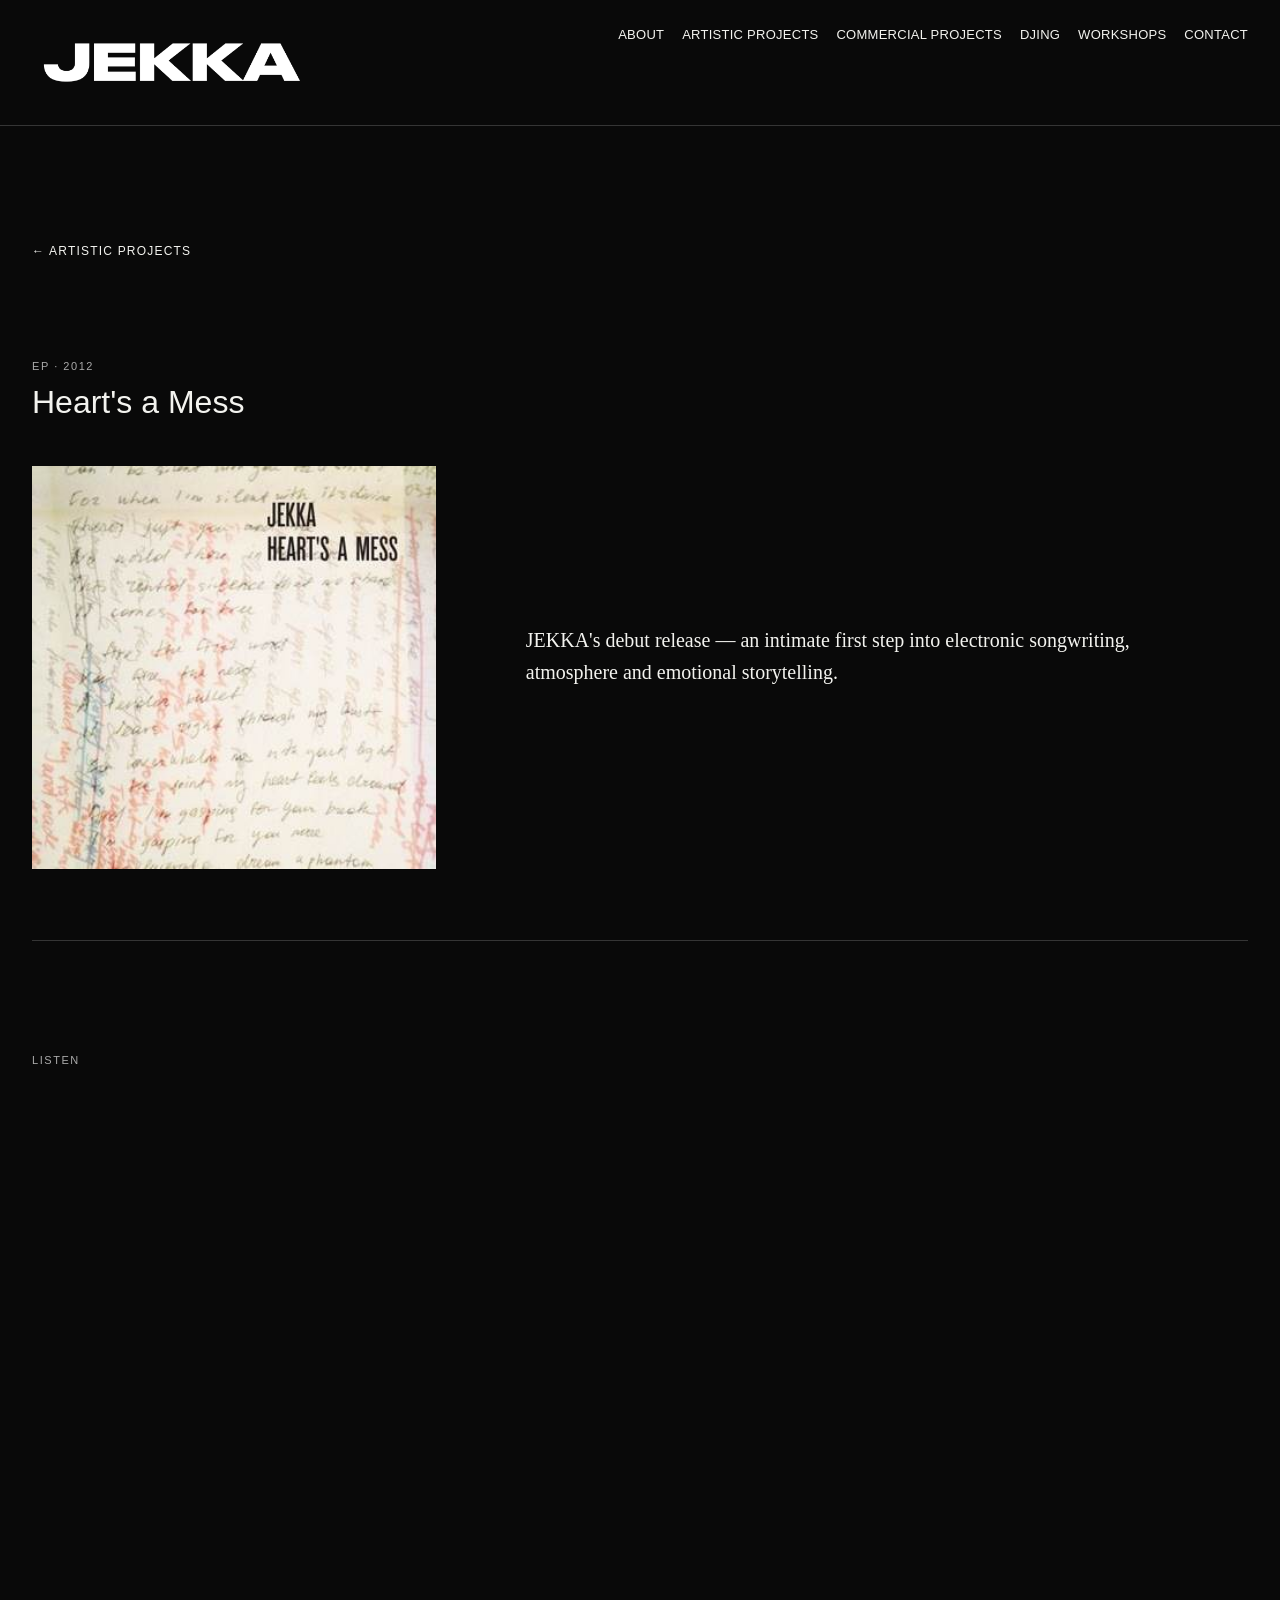
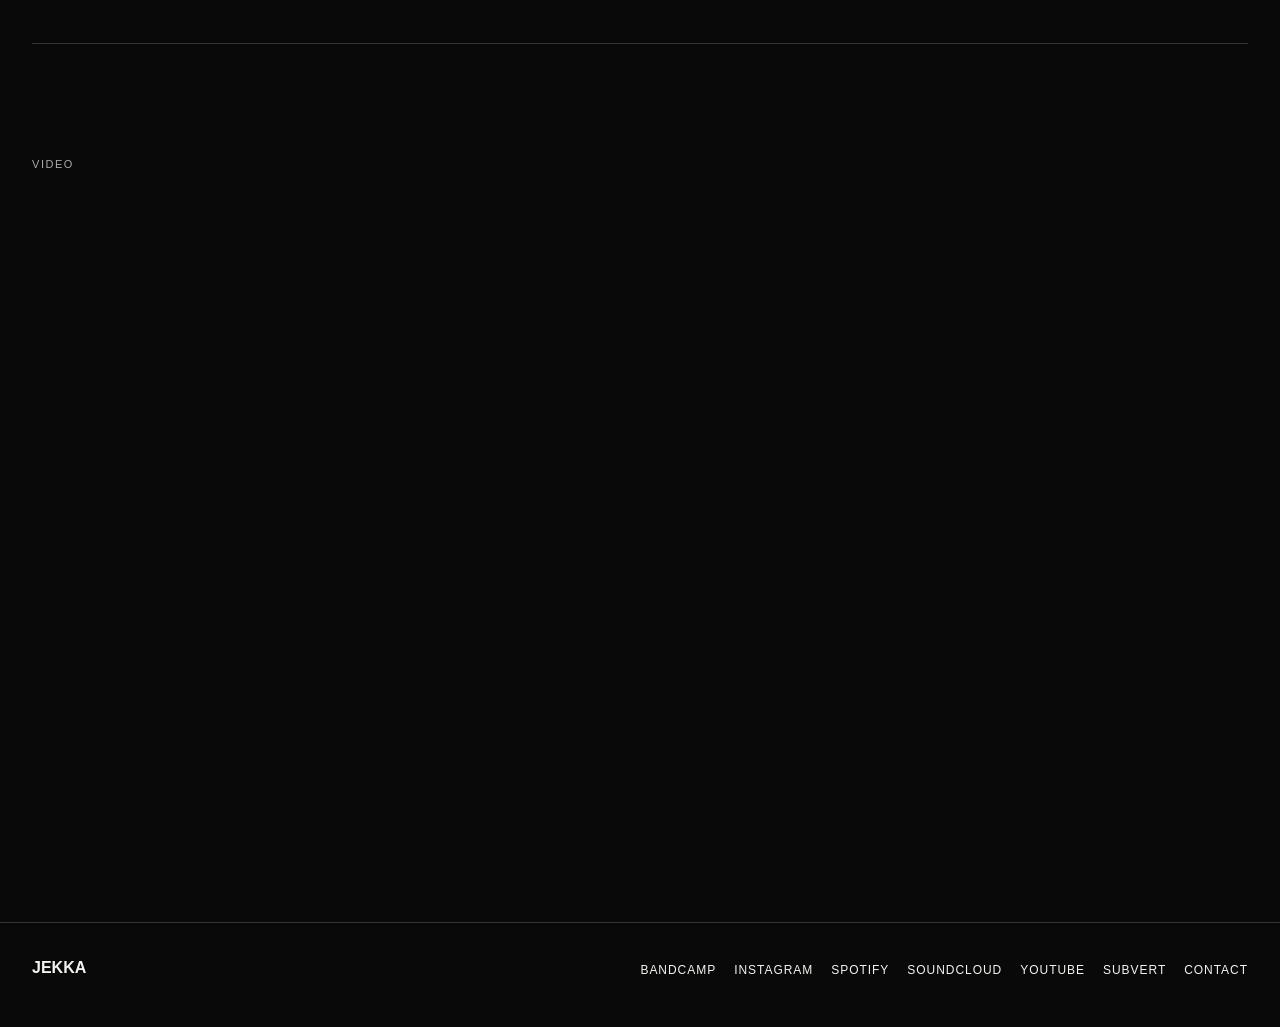
<file: hearts-a-mess.html>
<!DOCTYPE html>
<html lang="en">
<head>
  <meta charset="UTF-8" />
  <meta name="viewport" content="width=device-width, initial-scale=1.0" />
  <title>Heart's a Mess — JEKKA</title>
  <link rel="stylesheet" href="styles.css" />
</head>
<body>
<header class="site-header dark-header">
  <a class="brand" href="index.html"><img src="assets/jekka_logo.png" alt="JEKKA" /></a>
  <nav class="desktop-nav" aria-label="Main navigation">
    <a href="about.html">About</a>
    <a href="artistic-projects.html">Artistic Projects</a>
    <a href="commercial-projects.html">Commercial Projects</a>
    <a href="dj.html">DJing</a>
    <a href="workshops.html">Workshops</a>
    <a href="contact.html">Contact</a>
  </nav>
  <button class="menu-toggle" aria-label="Open menu" aria-expanded="false">Menu</button>
</header>
<main class="project-detail">
  <a class="back-link" href="artistic-projects.html">← Artistic Projects</a>

  <section class="project-title-block">
    <p class="eyebrow">EP · 2012</p>
    <h1>Heart's a Mess</h1>
  </section>

  <section class="project-opening-grid compact-release-opening">
    <img class="project-cover" src="assets/hearts-a-mess.jpg" alt="Heart's a Mess EP cover" />
    <div class="album-description">
      <p>JEKKA's debut release — an intimate first step into electronic songwriting, atmosphere and emotional storytelling.</p>
    </div>
  </section>

  <section class="media-section">
    <p class="section-label">Listen</p>
    <div class="wide-player">
      <iframe style="border:0;width:100%;max-width:700px;height:373px;" src="https://bandcamp.com/EmbeddedPlayer/album=2042292140/size=large/bgcol=ffffff/linkcol=0687f5/artwork=small/transparent=true/" seamless>
        <a href="https://jekka.bandcamp.com/album/hearts-a-mess-ep">Heart's a Mess EP by Jekka</a>
      </iframe>
    </div>
  </section>

  <section class="media-section">
    <p class="section-label">Video</p>
    <div class="single-release-video">
      <iframe src="https://www.youtube.com/embed/0fYmrCrQsaU" title="Break My Heart" allowfullscreen></iframe>
    </div>
  </section>
</main>
<footer class="footer">
  <p>JEKKA</p>
  <div class="socials">
    <a href="https://jekka.bandcamp.com/" target="_blank" rel="noopener">Bandcamp</a>
    <a href="https://www.instagram.com/iamjekka" target="_blank" rel="noopener">Instagram</a>
    <a href="https://open.spotify.com/artist/4BhTRXWRiMHkfh1yya2gT1?si=F8z4xYpkQqOnsrXxwvv6Cg" target="_blank" rel="noopener">Spotify</a>
    <a href="https://soundcloud.com/jekka" target="_blank" rel="noopener">SoundCloud</a>
    <a href="https://www.youtube.com/@iamjekkamusic" target="_blank" rel="noopener">YouTube</a>
    <a href="https://www.subvert.fm/jekka" target="_blank" rel="noopener">Subvert</a>
    <a href="contact.html">Contact</a>
  </div>
</footer>
<div class="mobile-menu" hidden>
  <a href="about.html">About</a>
  <a href="artistic-projects.html">Artistic Projects</a>
  <a href="commercial-projects.html">Commercial Projects</a>
  <a href="dj.html">DJing</a>
  <a href="workshops.html">Workshops</a>
  <a href="contact.html">Contact</a>
</div>
<script src="script.js"></script>
</body>
</html>
</file>
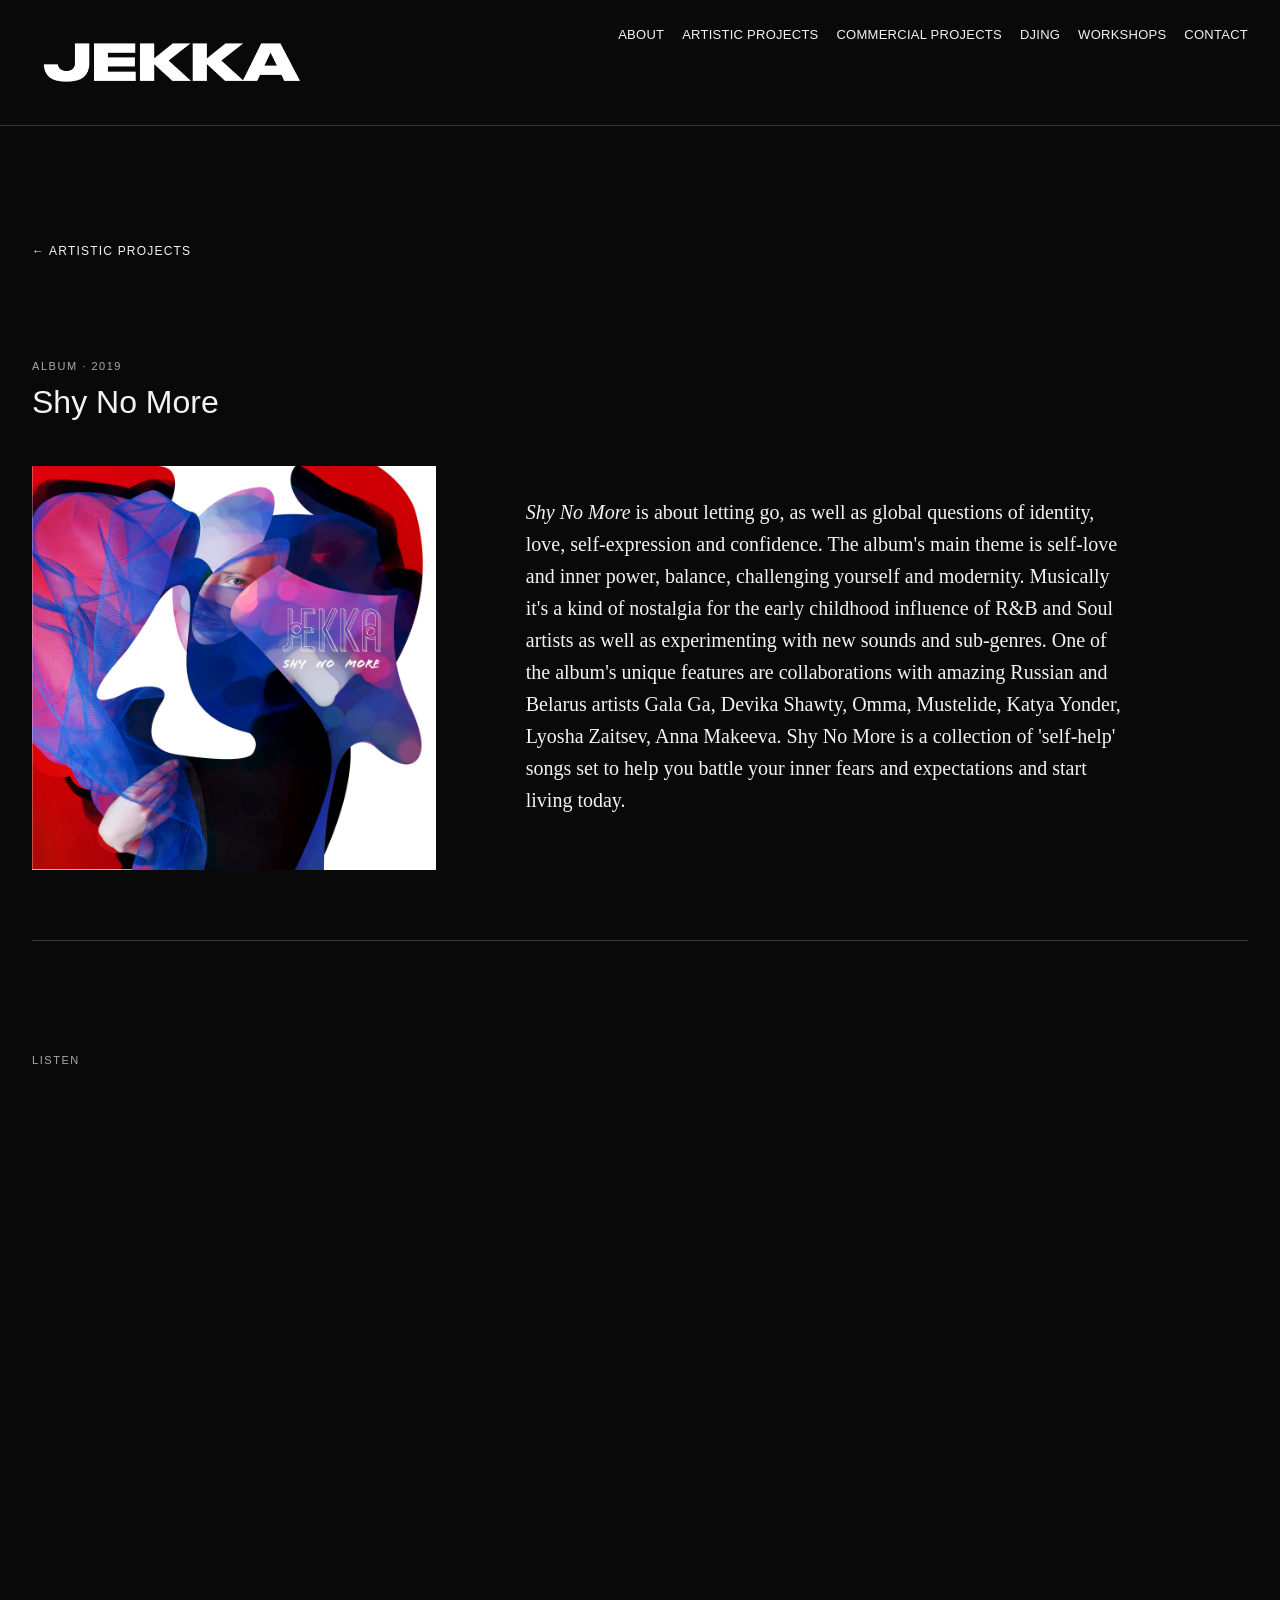
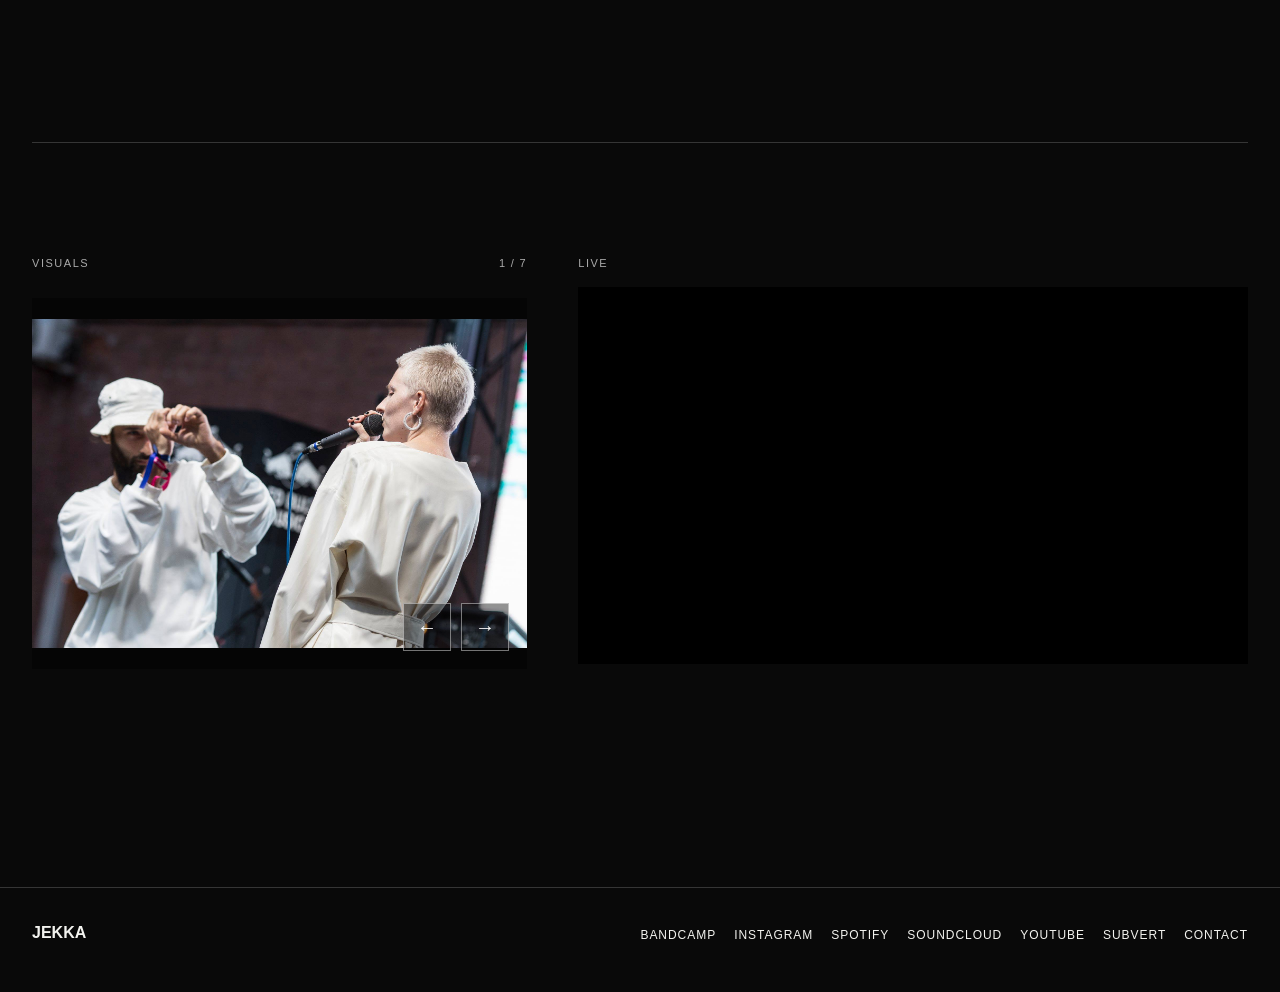
<file: shy-no-more.html>
<!DOCTYPE html>
<html lang="en">
<head>
  <meta charset="UTF-8" />
  <meta name="viewport" content="width=device-width, initial-scale=1.0" />
  <title>Shy No More — JEKKA</title>
  <link rel="stylesheet" href="styles.css" />
</head>
<body>
<header class="site-header dark-header">
  <a class="brand" href="index.html"><img src="assets/jekka_logo.png" alt="JEKKA" /></a>
  <nav class="desktop-nav" aria-label="Main navigation">
    <a href="about.html">About</a>
    <a href="artistic-projects.html">Artistic Projects</a>
    <a href="commercial-projects.html">Commercial Projects</a>
    <a href="dj.html">DJing</a>
    <a href="workshops.html">Workshops</a>
    <a href="contact.html">Contact</a>
  </nav>
  <button class="menu-toggle" aria-label="Open menu" aria-expanded="false">Menu</button>
</header>
<main class="project-detail">
  <a class="back-link" href="artistic-projects.html">← Artistic Projects</a>

  <section class="project-title-block">
    <p class="eyebrow">Album · 2019</p>
    <h1>Shy No More</h1>
  </section>

  <section class="project-opening-grid compact-release-opening">
    <img class="project-cover" src="assets/shy-no-more.jpg" alt="Shy No More album cover" />
    <div class="album-description">
      <p><em>Shy No More</em> is about letting go, as well as global questions of identity, love, self-expression and confidence. The album's main theme is self-love and inner power, balance, challenging yourself and modernity. Musically it's a kind of nostalgia for the early childhood influence of R&B and Soul artists as well as experimenting with new sounds and sub-genres. One of the album's unique features are collaborations with amazing Russian and Belarus artists Gala Ga, Devika Shawty, Omma, Mustelide, Katya Yonder, Lyosha Zaitsev, Anna Makeeva.  Shy No More is a collection of 'self-help' songs set to help you battle your inner fears and expectations and start living today.
</p>
    </div>
  </section>

  <section class="media-section">
    <p class="section-label">Listen</p>
    <div class="wide-player">
      <iframe style="border:0;width:100%;max-width:700px;height:472px;" src="https://bandcamp.com/EmbeddedPlayer/album=954367115/size=large/bgcol=ffffff/linkcol=0687f5/artwork=small/transparent=true/" seamless>
        <a href="https://jekka.bandcamp.com/album/shy-no-more">Shy No More by Jekka</a>
      </iframe>
    </div>
  </section>

  <section class="media-section">
    <div class="gallery-live-grid">
      <div class="gallery-panel">
        <div class="section-row">
          <p class="section-label">Visuals</p>
          <p class="gallery-count"><span class="gallery-current">1</span> / <span class="gallery-total">7</span></p>
        </div>
        <div class="slideshow compact-slideshow" data-slideshow>
          <div class="slides">
            <img class="slide is-active" src="assets/shy-01.jpg" alt="Shy No More visual 1" onerror="this.remove()">
            <img class="slide" src="assets/shy-02.jpg" alt="Shy No More visual 2" onerror="this.remove()">
            <img class="slide" src="assets/shy-03.jpg" alt="Shy No More visual 3" onerror="this.remove()">
            <img class="slide" src="assets/shy-04.jpg" alt="Shy No More visual 4" onerror="this.remove()">
            <img class="slide" src="assets/shy-05.jpg" alt="Shy No More visual 5" onerror="this.remove()">
            <img class="slide" src="assets/shy-06.jpg" alt="Shy No More visual 6" onerror="this.remove()">
            <img class="slide" src="assets/shy-07.jpg" alt="Shy No More visual 7" onerror="this.remove()">
          </div>
          <button class="slide-control slide-prev" aria-label="Previous image">←</button>
          <button class="slide-control slide-next" aria-label="Next image">→</button>
        </div>
      </div>
      <div class="live-video-panel">
        <p class="section-label">Live</p>
        <div class="live-video-embed">
          <iframe src="https://www.youtube.com/embed/eS6wFTifTvQ?start=69" title="Shy No More live" allow="accelerometer; autoplay; clipboard-write; encrypted-media; gyroscope; picture-in-picture; web-share" allowfullscreen></iframe>
        </div>
      </div>
    </div>
  </section>
</main>
<footer class="footer">
  <p>JEKKA</p>
  <div class="socials">
    <a href="https://jekka.bandcamp.com/" target="_blank" rel="noopener">Bandcamp</a>
    <a href="https://www.instagram.com/iamjekka" target="_blank" rel="noopener">Instagram</a>
    <a href="https://open.spotify.com/artist/4BhTRXWRiMHkfh1yya2gT1?si=F8z4xYpkQqOnsrXxwvv6Cg" target="_blank" rel="noopener">Spotify</a>
    <a href="https://soundcloud.com/jekka" target="_blank" rel="noopener">SoundCloud</a>
    <a href="https://www.youtube.com/@iamjekkamusic" target="_blank" rel="noopener">YouTube</a>
    <a href="https://www.subvert.fm/jekka" target="_blank" rel="noopener">Subvert</a>
    <a href="contact.html">Contact</a>
  </div>
</footer>
<div class="mobile-menu" hidden>
  <a href="about.html">About</a>
  <a href="artistic-projects.html">Artistic Projects</a>
  <a href="commercial-projects.html">Commercial Projects</a>
  <a href="dj.html">DJing</a>
  <a href="workshops.html">Workshops</a>
  <a href="contact.html">Contact</a>
</div>
<script src="script.js"></script>
</body>
</html>
</file>
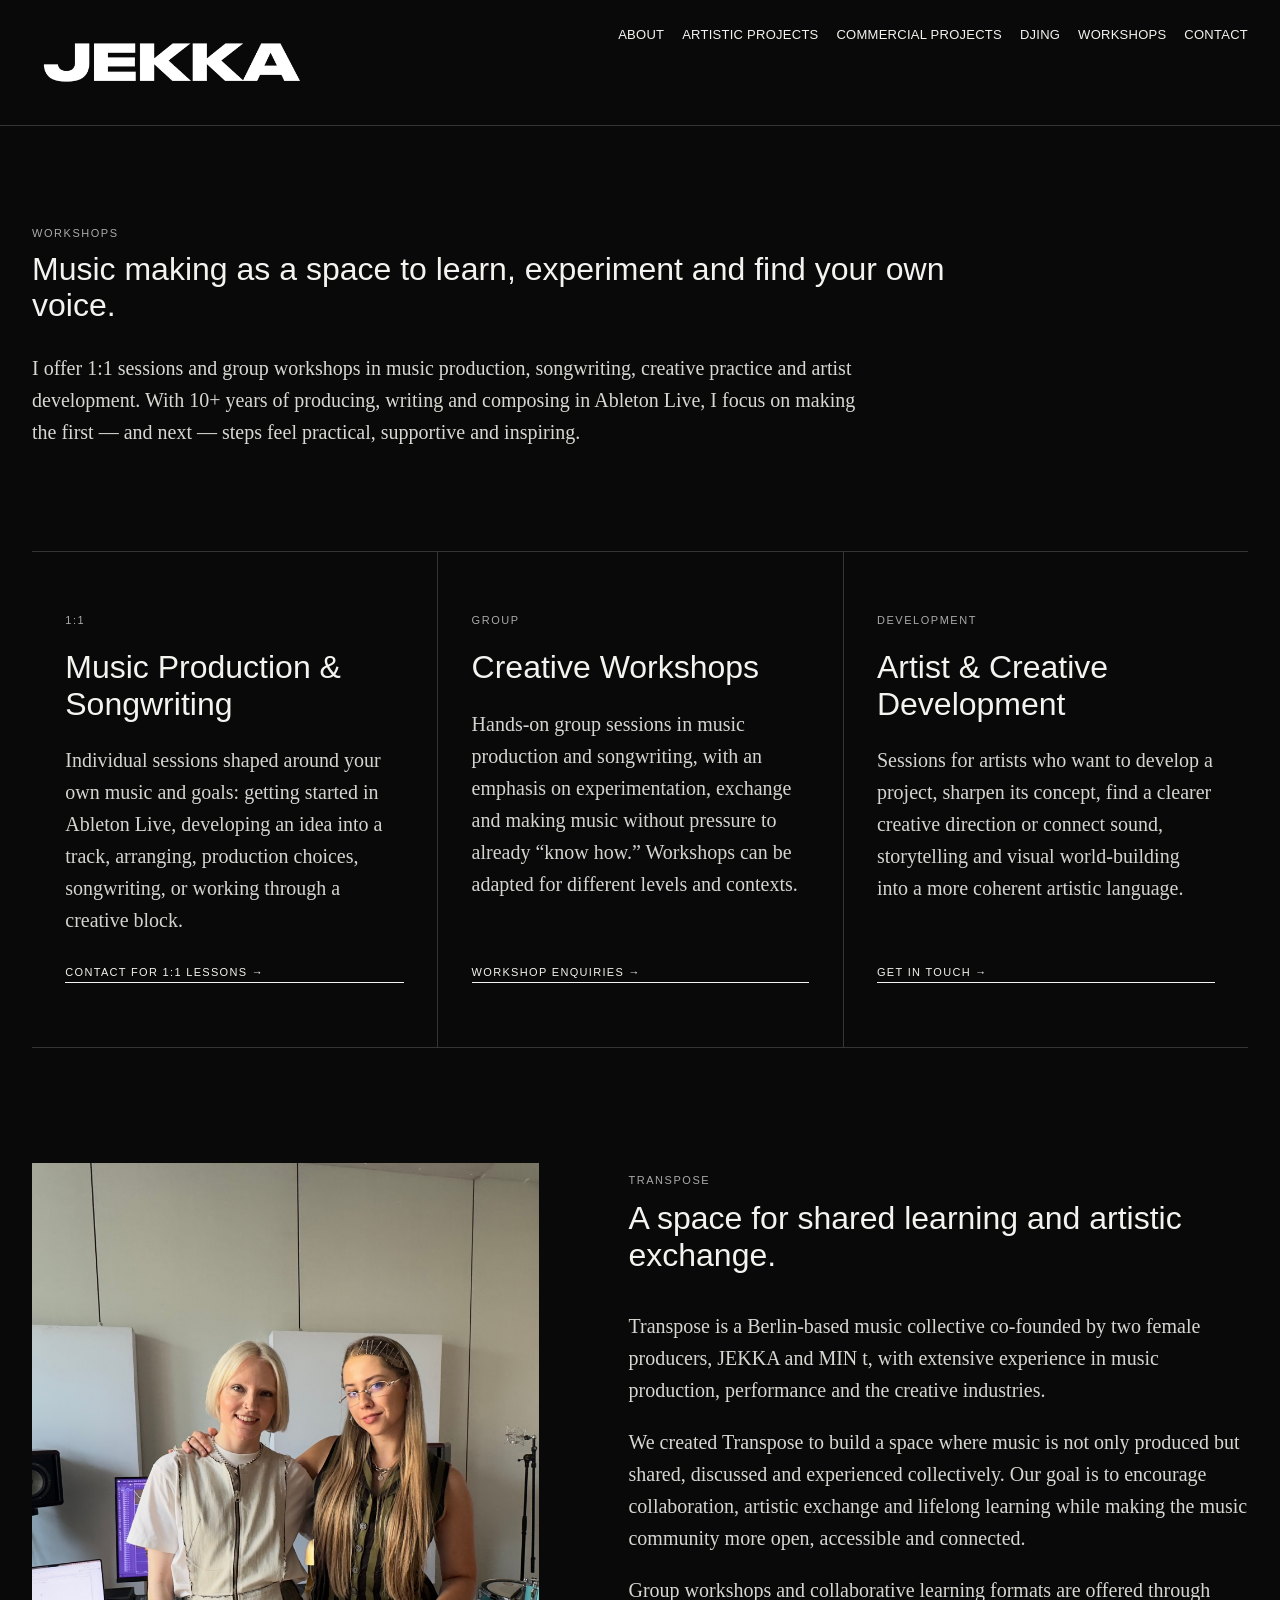
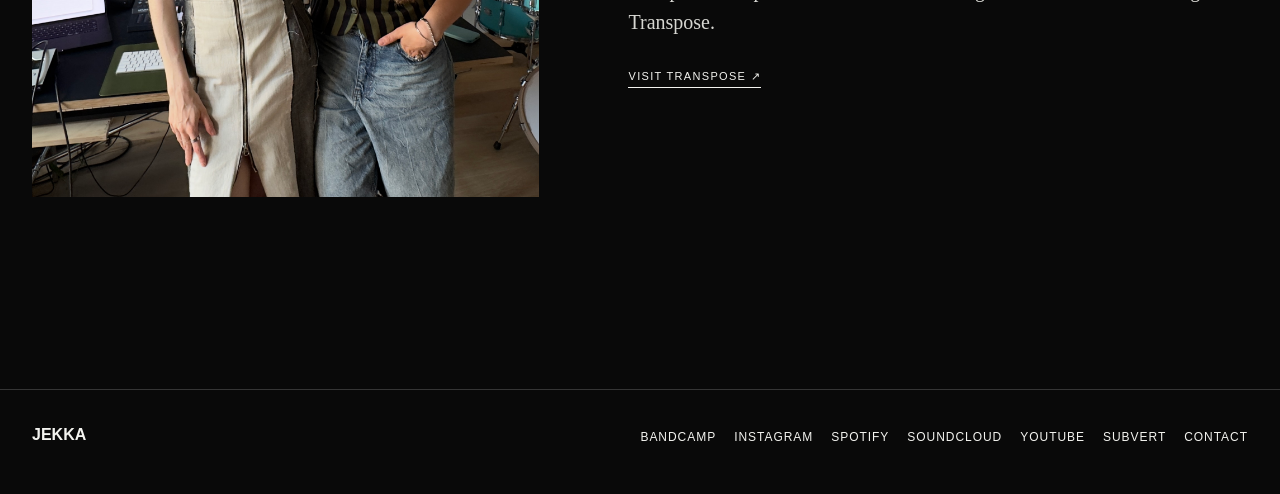
<file: workshops.html>
<!DOCTYPE html>
<html lang="en">
<head>
  <meta charset="UTF-8" />
  <meta name="viewport" content="width=device-width, initial-scale=1.0" />
  <title>Workshops — JEKKA</title>
  <meta name="description" content="Music production, songwriting, creative and artist development workshops and 1:1 sessions with JEKKA." />
  <link rel="stylesheet" href="styles.css" />
</head>
<body>
<header class="site-header dark-header">
  <a class="brand" href="index.html"><img src="assets/jekka_logo.png" alt="JEKKA" /></a>
  <nav class="desktop-nav" aria-label="Main navigation">
    <a href="about.html">About</a>
    <a href="artistic-projects.html">Artistic Projects</a>
    <a href="commercial-projects.html">Commercial Projects</a>
    <a href="dj.html">DJing</a>
    <a href="workshops.html" aria-current="page">Workshops</a>
    <a href="contact.html">Contact</a>
  </nav>
  <button class="menu-toggle" aria-label="Open menu" aria-expanded="false">Menu</button>
</header>

<main class="projects-page workshops-page">
  <section class="workshops-heading">
    <p class="section-label">Workshops</p>
    <h1>Music making as a space to learn, experiment and find your own voice.</h1>
    <p>I offer 1:1 sessions and group workshops in music production, songwriting, creative practice and artist development. With 10+ years of producing, writing and composing in Ableton Live, I focus on making the first — and next — steps feel practical, supportive and inspiring.</p>
  </section>

  <section class="workshop-offers" aria-label="Workshop formats">
    <article class="workshop-card">
      <p class="eyebrow">1:1</p>
      <h2>Music Production & Songwriting</h2>
      <p>Individual sessions shaped around your own music and goals: getting started in Ableton Live, developing an idea into a track, arranging, production choices, songwriting, or working through a creative block.</p>
      <a class="learn-more" href="contact.html">Contact for 1:1 lessons →</a>
    </article>

    <article class="workshop-card">
      <p class="eyebrow">Group</p>
      <h2>Creative Workshops</h2>
      <p>Hands-on group sessions in music production and songwriting, with an emphasis on experimentation, exchange and making music without pressure to already “know how.” Workshops can be adapted for different levels and contexts.</p>
      <a class="learn-more" href="contact.html">Workshop enquiries →</a>
    </article>

    <article class="workshop-card">
      <p class="eyebrow">Development</p>
      <h2>Artist & Creative Development</h2>
      <p>Sessions for artists who want to develop a project, sharpen its concept, find a clearer creative direction or connect sound, storytelling and visual world-building into a more coherent artistic language.</p>
      <a class="learn-more" href="contact.html">Get in touch →</a>
    </article>
  </section>

  <section class="transpose-section">
    <div class="transpose-media">
      <img src="assets/transpose_profile.jpg" alt="Transpose music collective" />
    </div>
    <div class="transpose-content">
      <div class="transpose-title">
        <p class="section-label">Transpose</p>
        <h2>A space for shared learning and artistic exchange.</h2>
      </div>
      <div class="transpose-copy">
        <p>Transpose is a Berlin-based music collective co-founded by two female producers, JEKKA and MIN t, with extensive experience in music production, performance and the creative industries.</p>
        <p>We created Transpose to build a space where music is not only produced but shared, discussed and experienced collectively. Our goal is to encourage collaboration, artistic exchange and lifelong learning while making the music community more open, accessible and connected.</p>
        <p>Group workshops and collaborative learning formats are offered through Transpose.</p>
        <a class="learn-more" href="https://www.instagram.com/transpose.berlin/" target="_blank" rel="noreferrer">Visit Transpose ↗</a>
      </div>
    </div>
  </section>
</main>

<footer class="footer">
  <p>JEKKA</p>
  <div class="socials">
    <a href="https://jekka.bandcamp.com/" target="_blank" rel="noopener">Bandcamp</a>
    <a href="https://www.instagram.com/iamjekka" target="_blank" rel="noopener">Instagram</a>
    <a href="https://open.spotify.com/artist/4BhTRXWRiMHkfh1yya2gT1?si=F8z4xYpkQqOnsrXxwvv6Cg" target="_blank" rel="noopener">Spotify</a>
    <a href="https://soundcloud.com/jekka" target="_blank" rel="noopener">SoundCloud</a>
    <a href="https://www.youtube.com/@iamjekkamusic" target="_blank" rel="noopener">YouTube</a>
    <a href="https://www.subvert.fm/jekka" target="_blank" rel="noopener">Subvert</a>
    <a href="contact.html">Contact</a>
  </div>
</footer>
<div class="mobile-menu" hidden>
  <a href="about.html">About</a>
  <a href="artistic-projects.html">Artistic Projects</a>
  <a href="commercial-projects.html">Commercial Projects</a>
  <a href="dj.html">DJing</a>
  <a href="workshops.html">Workshops</a>
  <a href="contact.html">Contact</a>
</div>
<script src="script.js"></script>
</body>
</html>
</file>
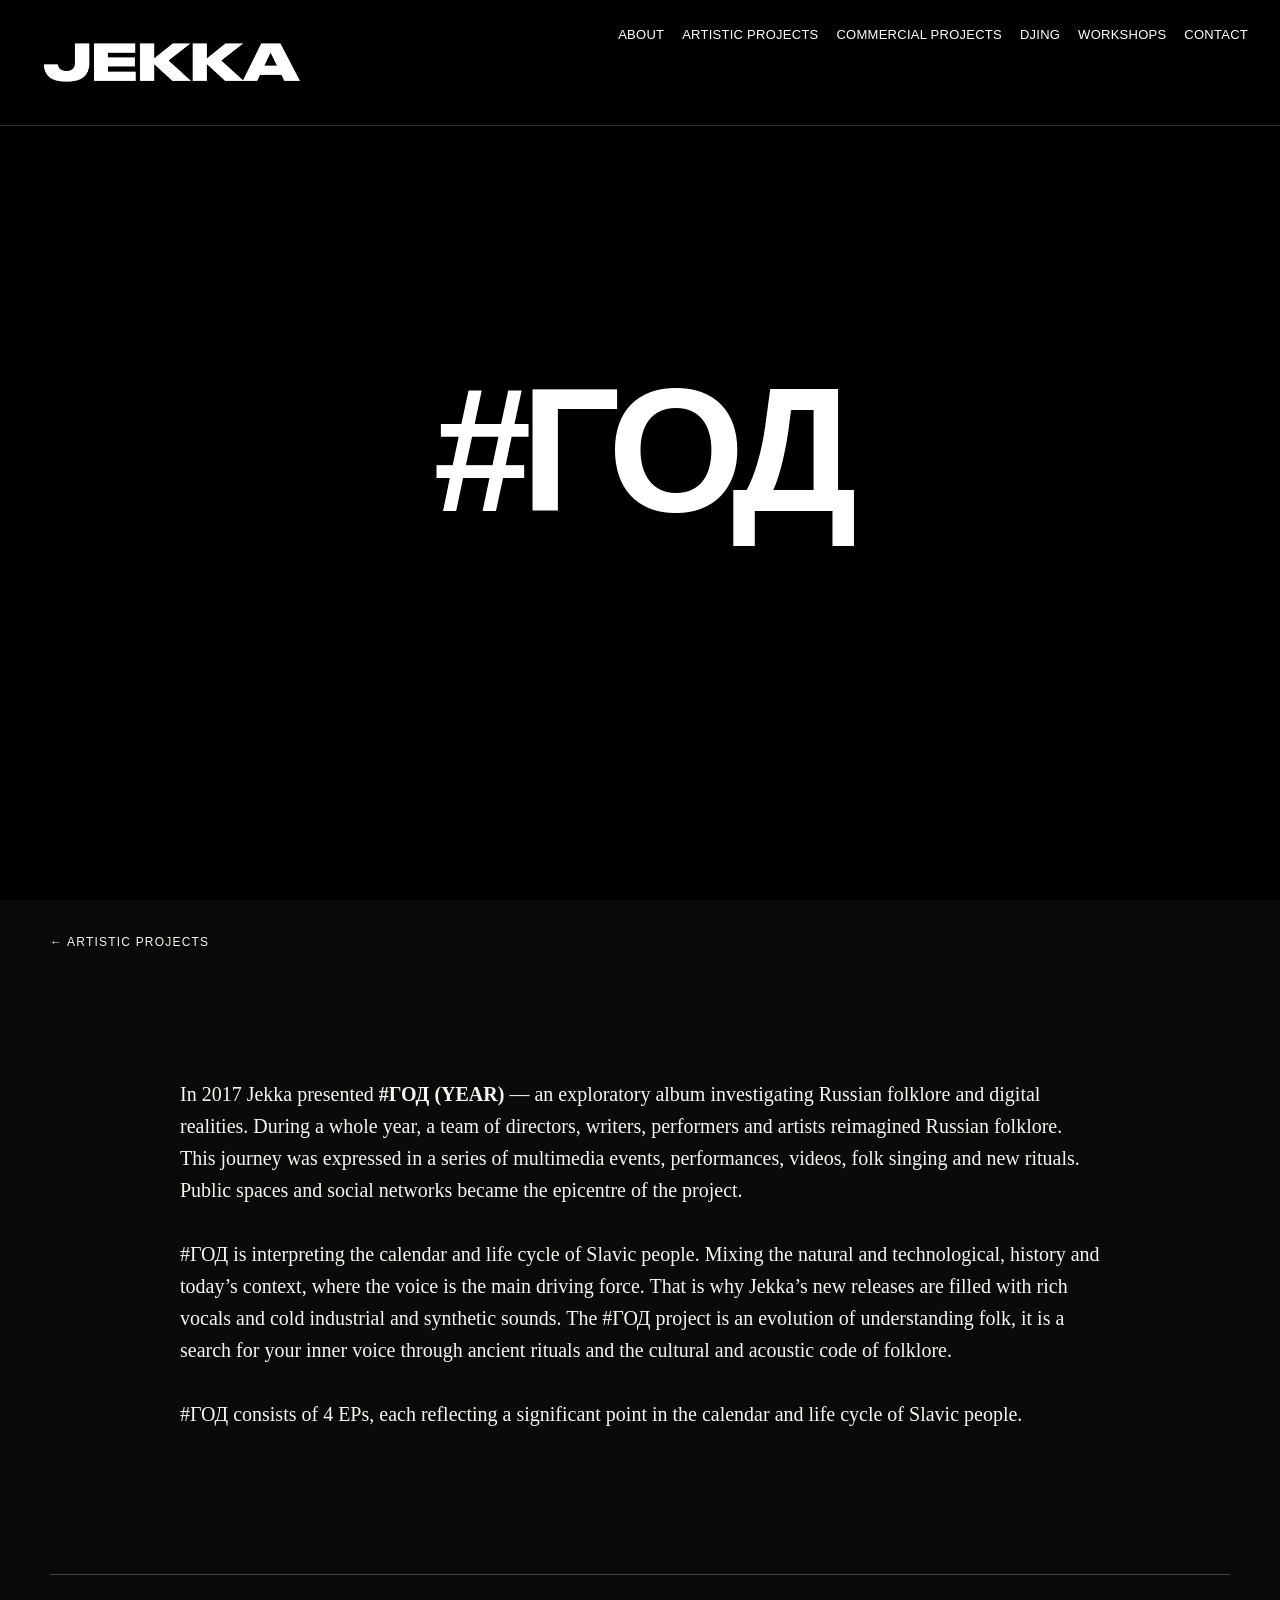
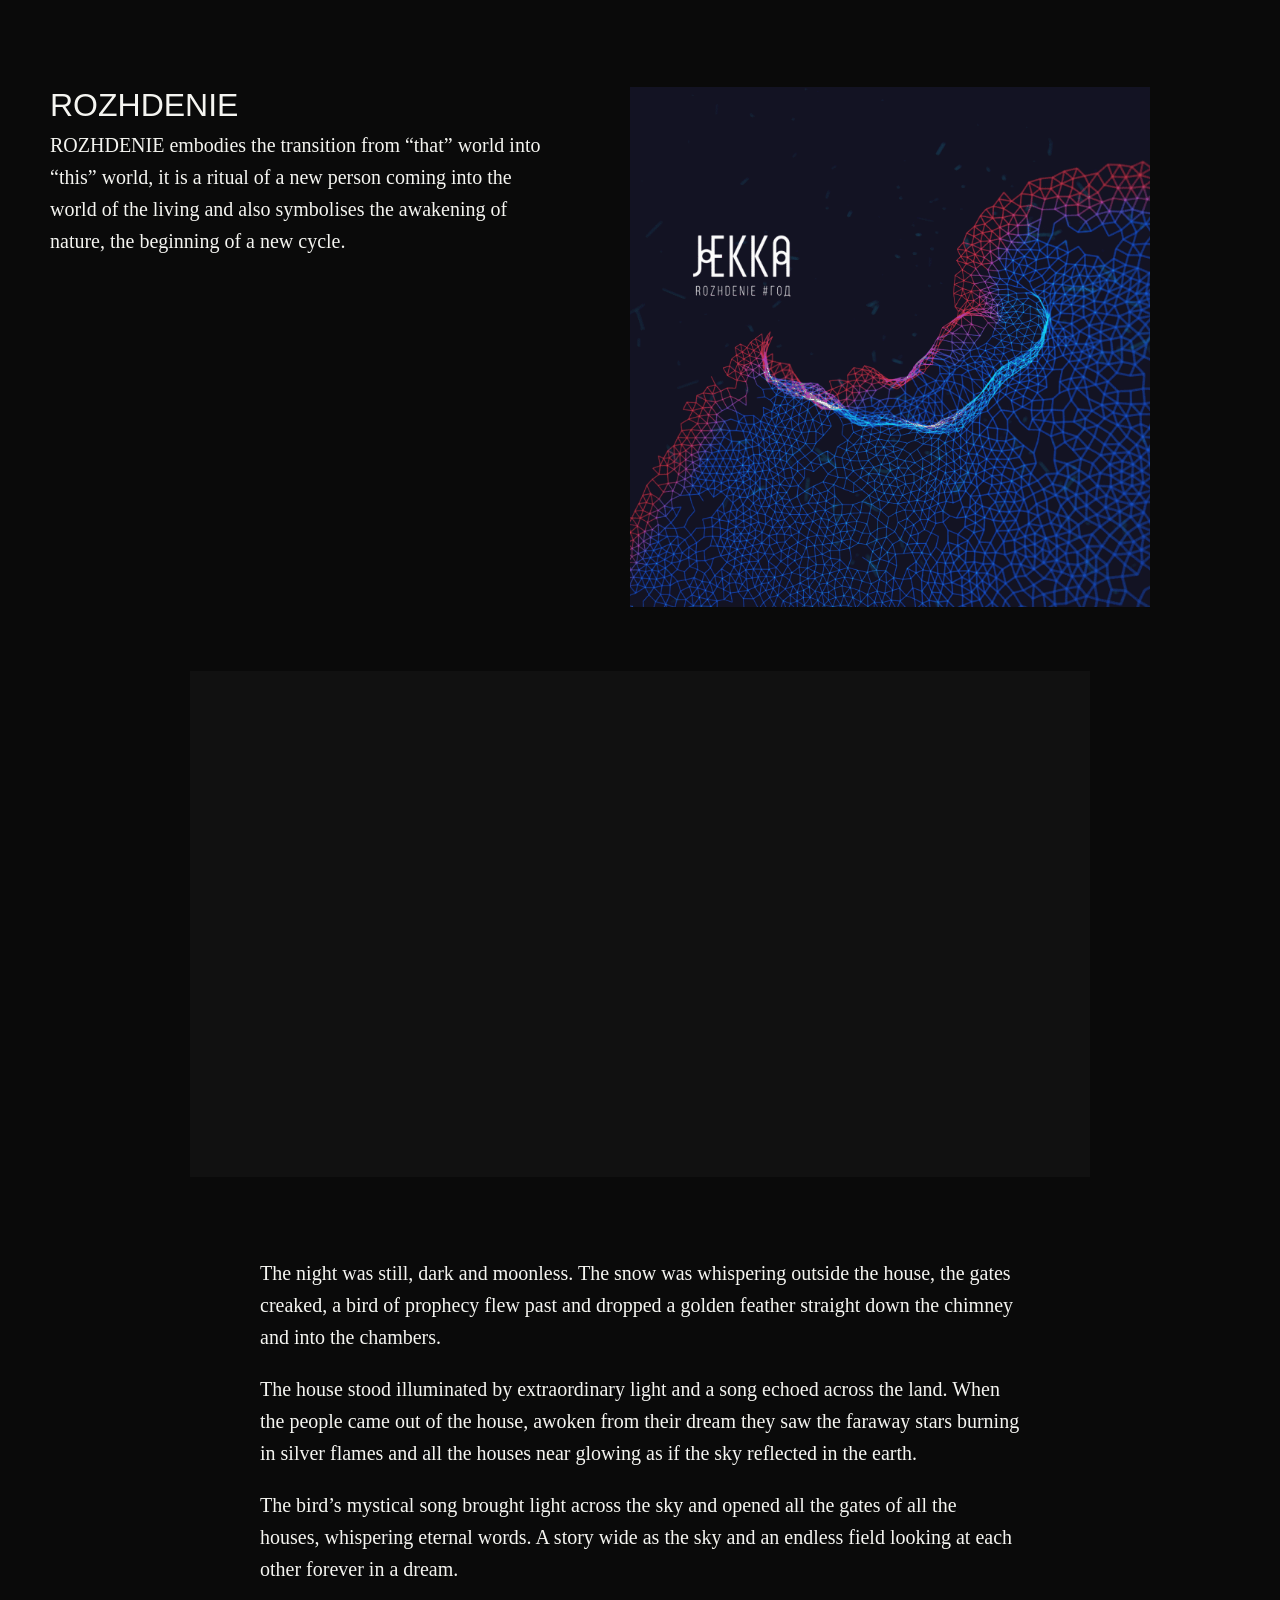
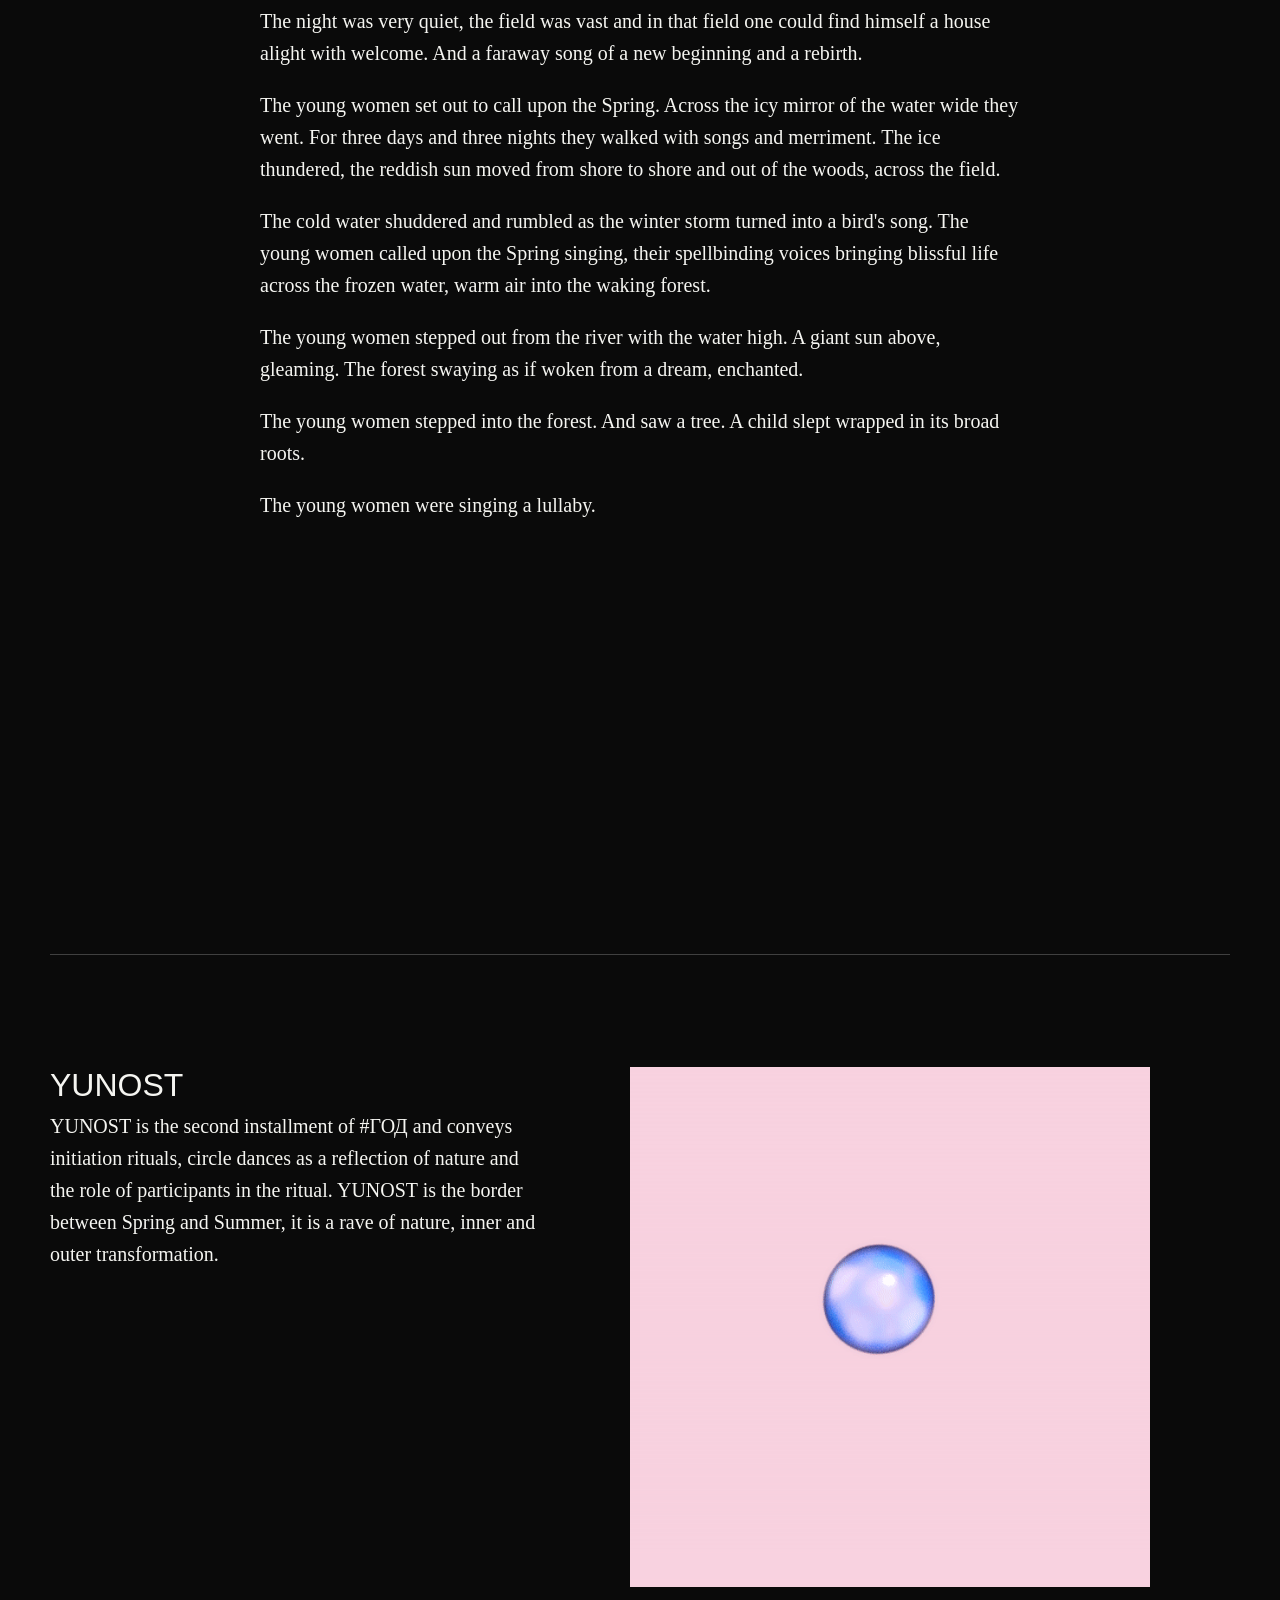
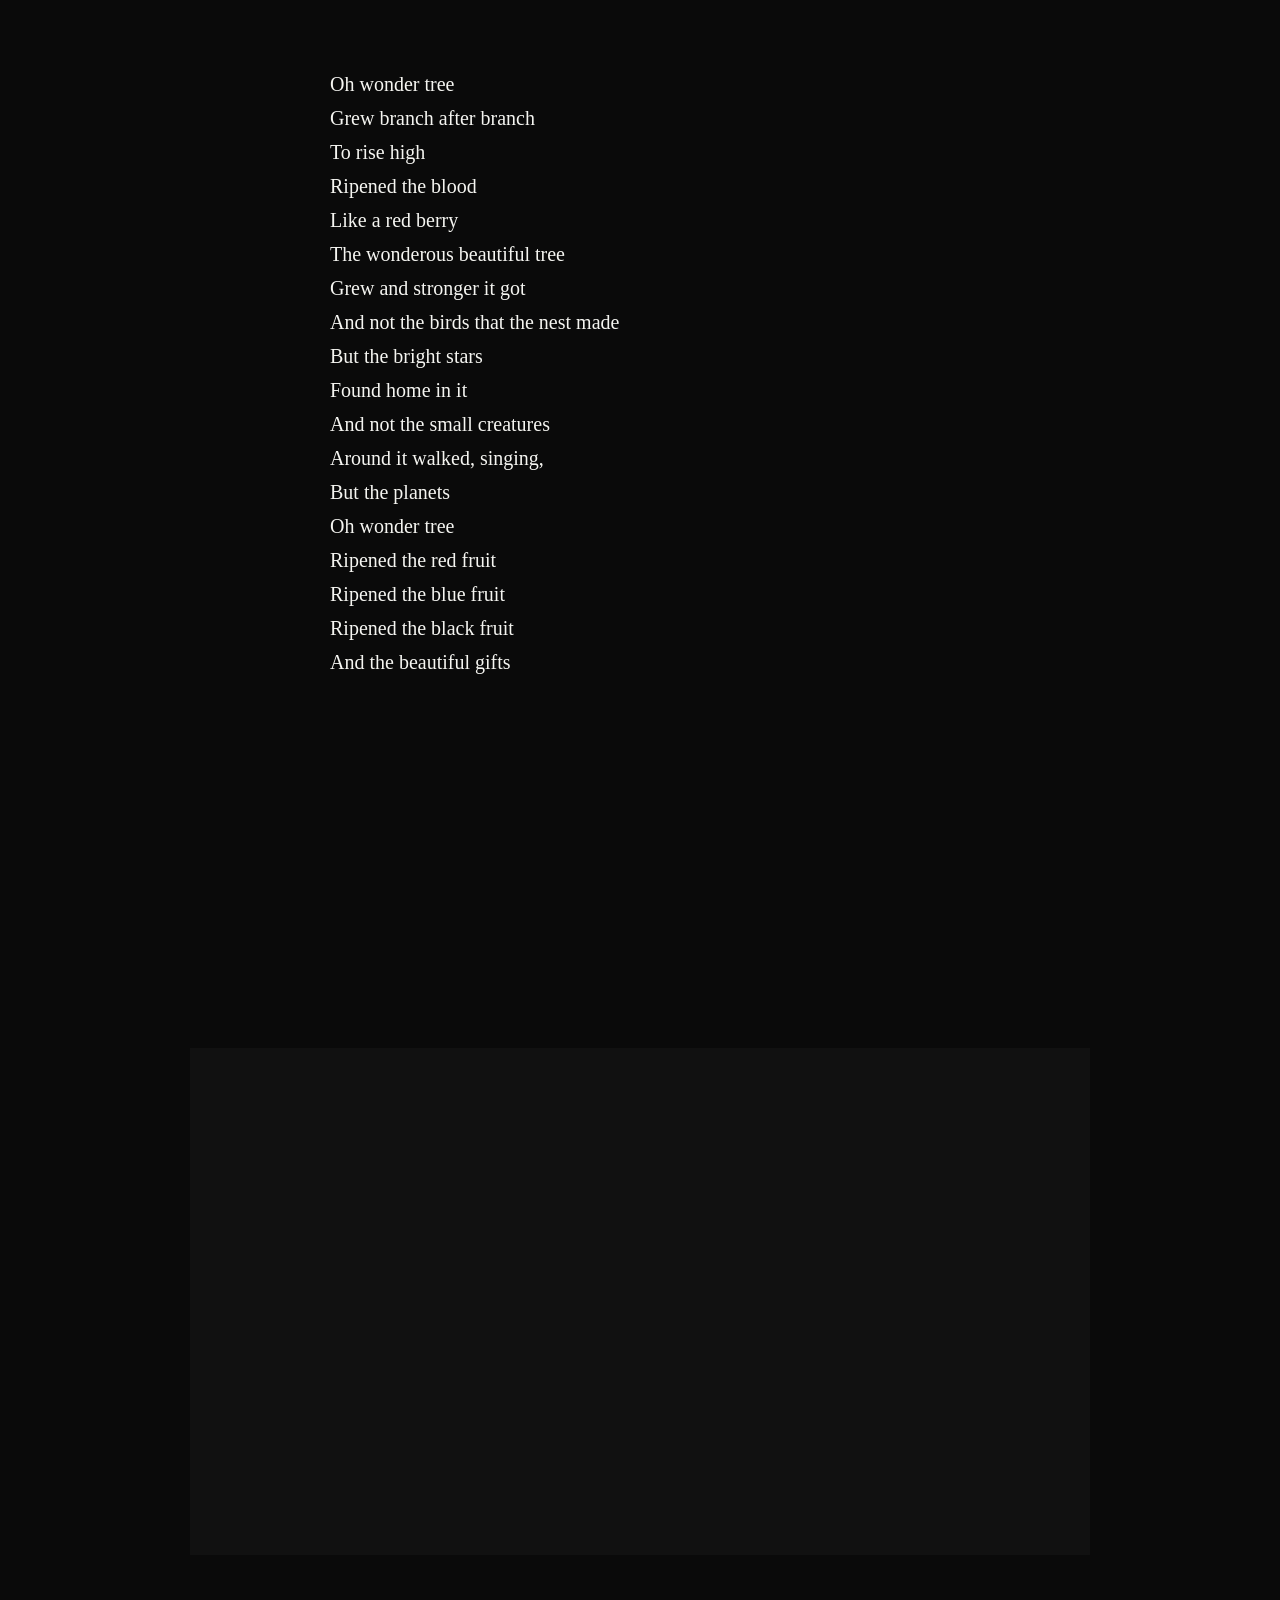
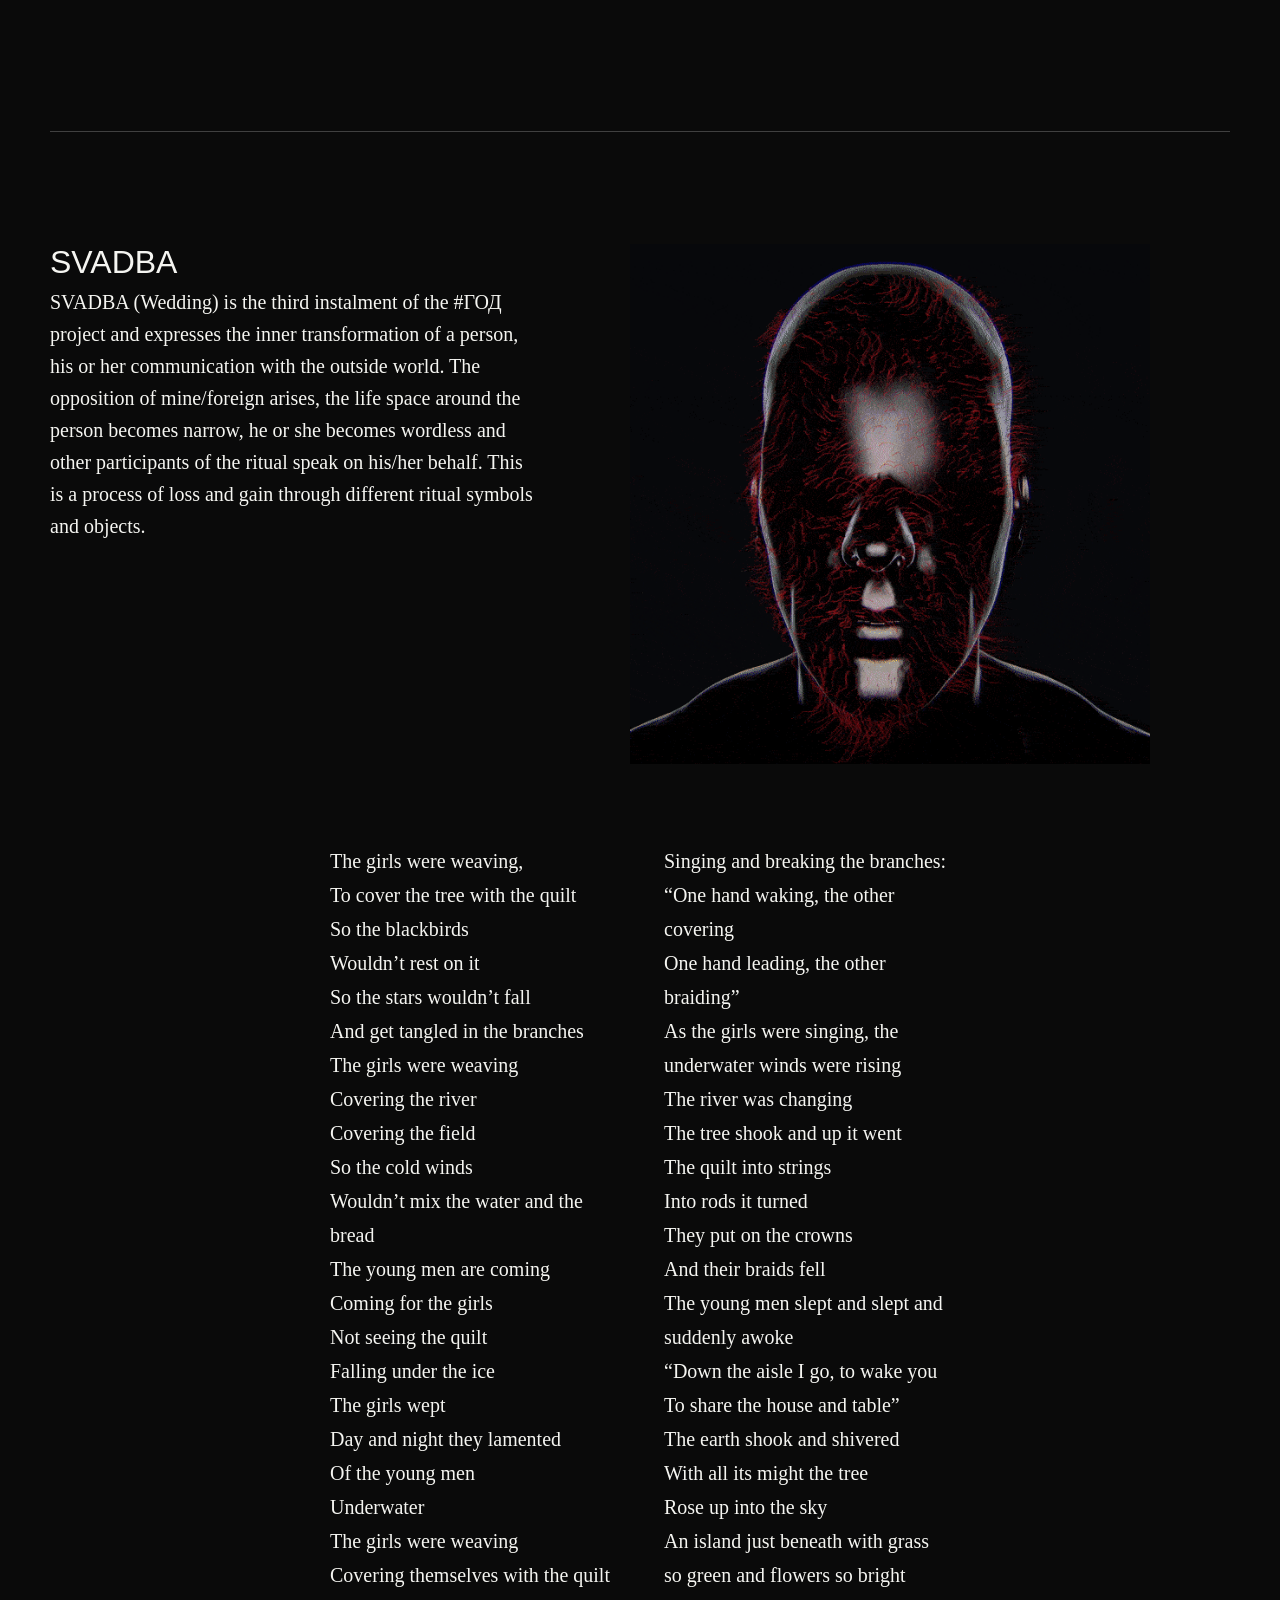
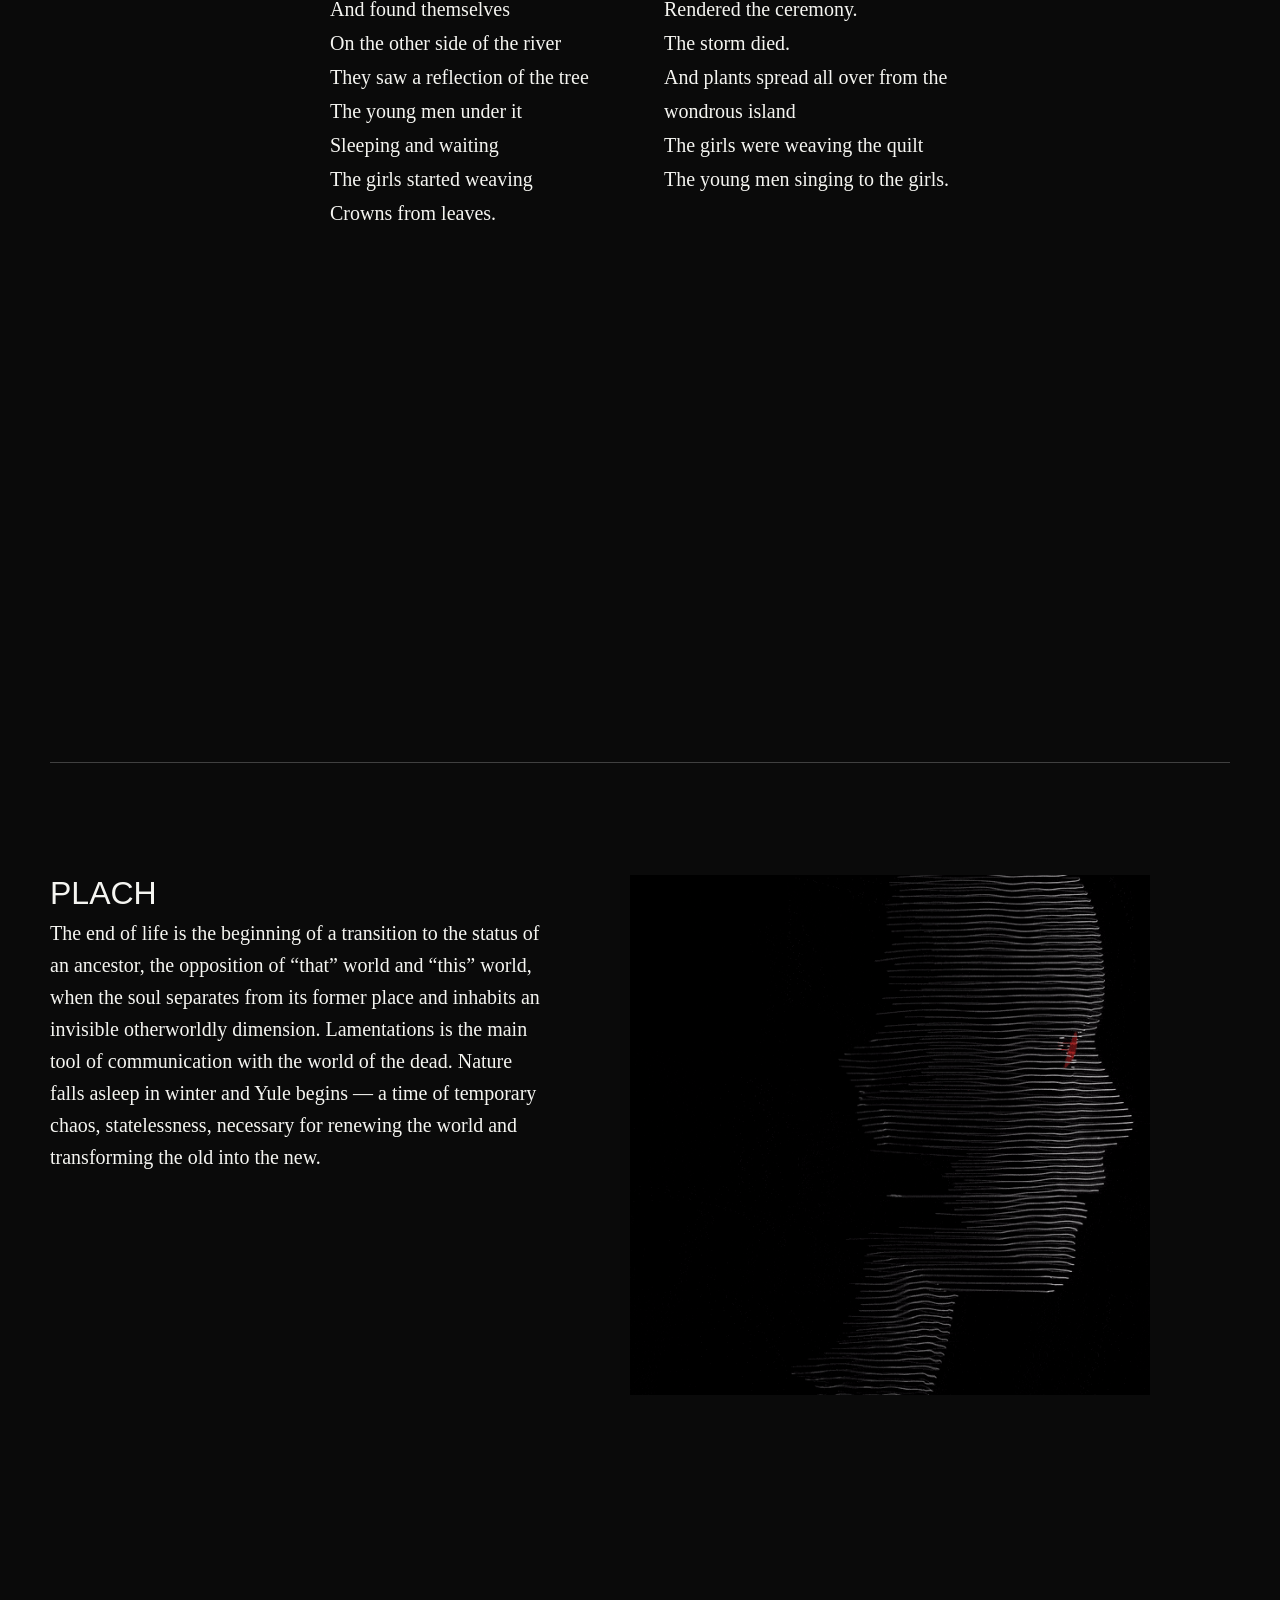
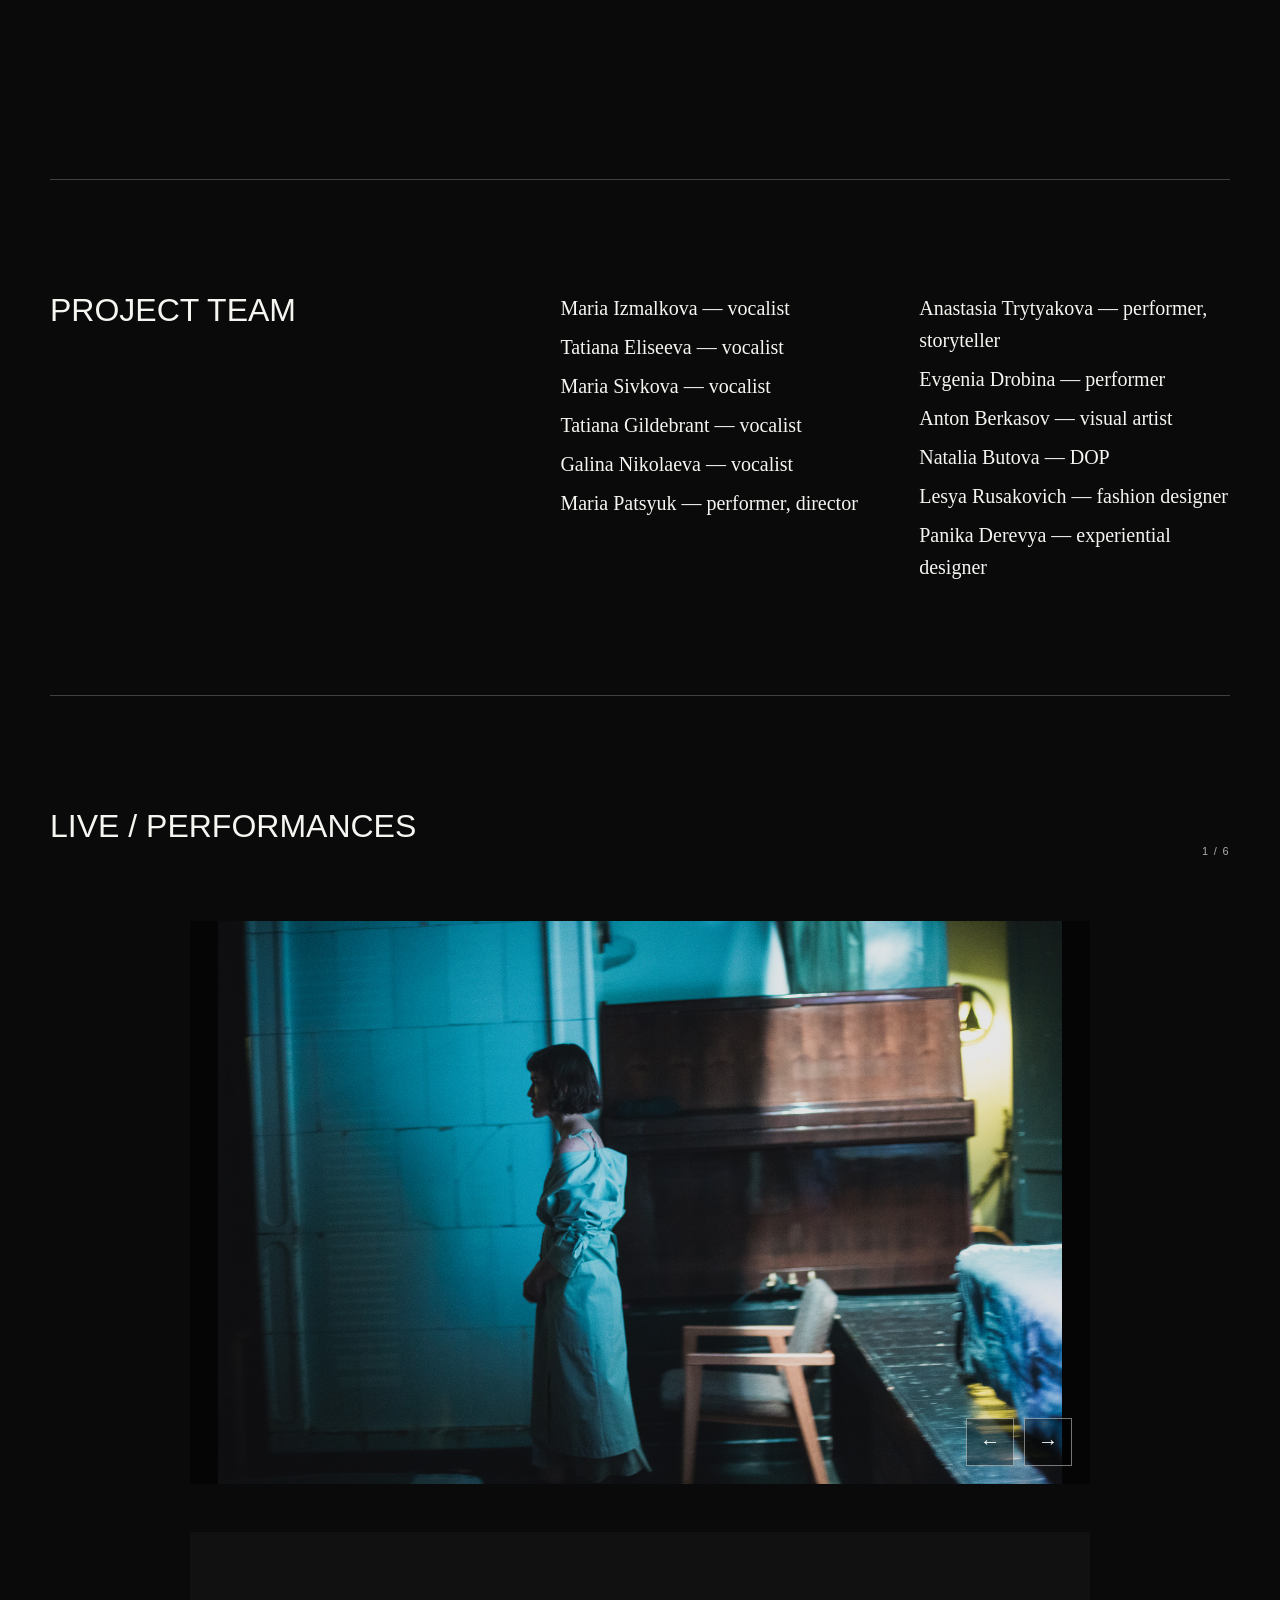
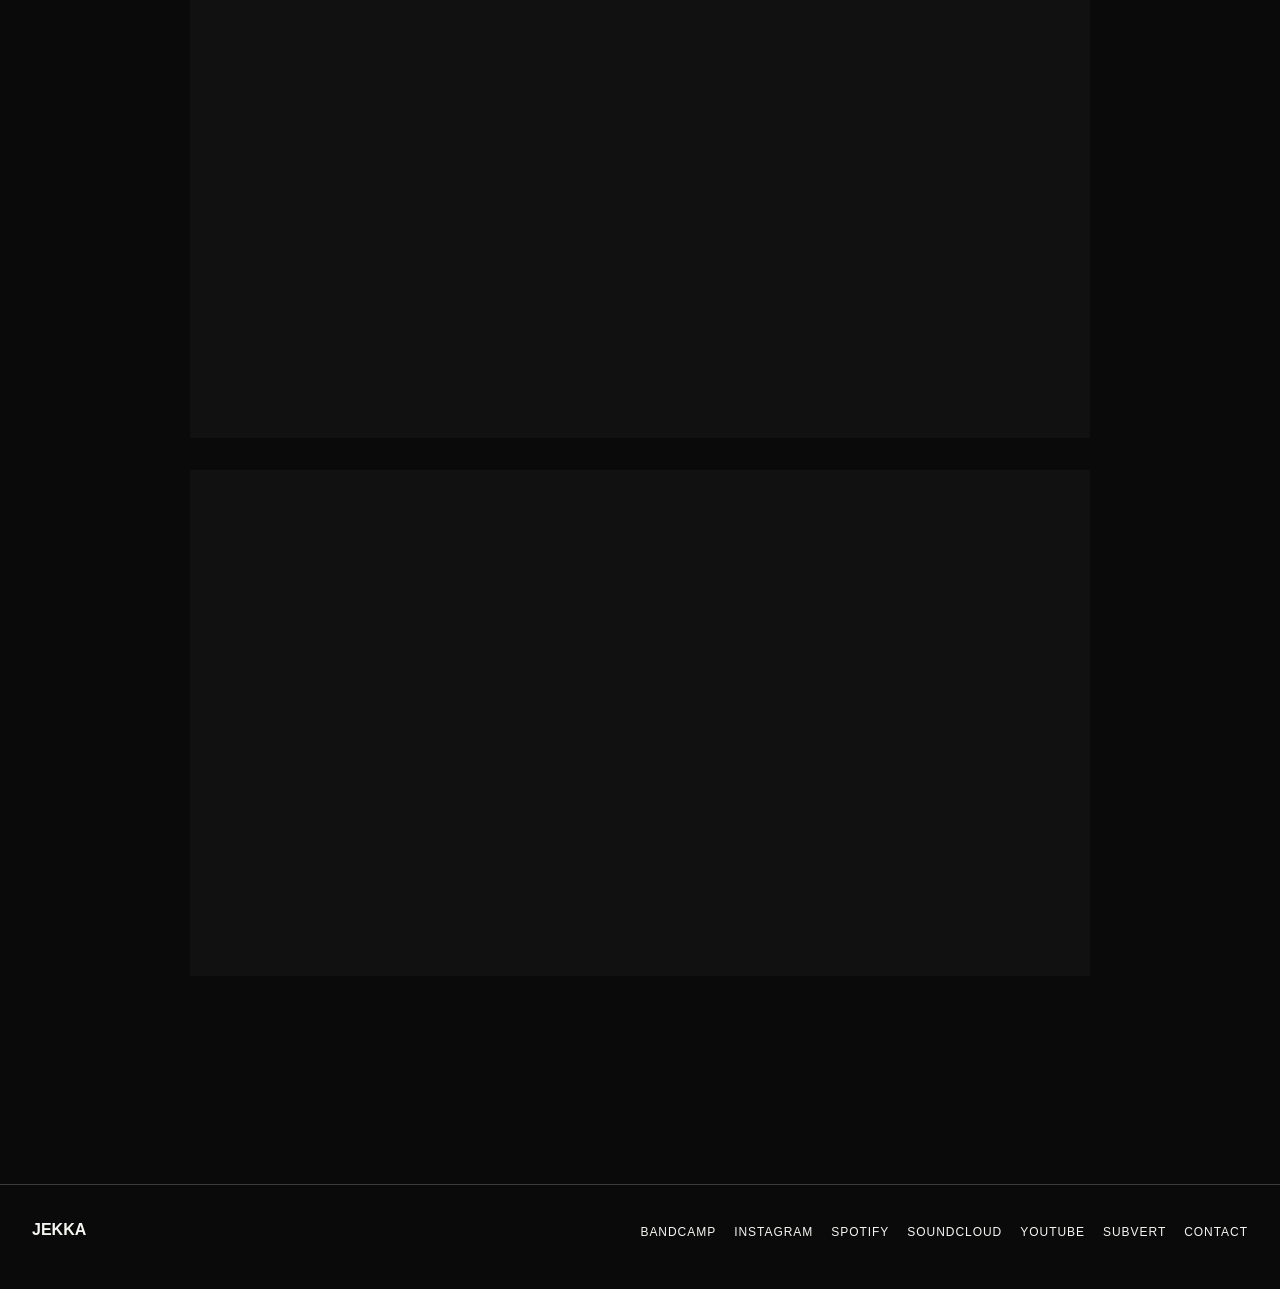
<file: year.html>
<!DOCTYPE html>
<html lang="en">
<head>
  <meta charset="UTF-8" />
  <meta name="viewport" content="width=device-width, initial-scale=1.0" />
  <title>#ГОД / YEAR — JEKKA</title>
  <link rel="stylesheet" href="styles.css" />
  <style>
    .year-page {
      background: #0a0a0a;
      color: #f5f5f1;
    }

    .year-page .site-header {
      position: fixed;
      top: 0;
      left: 0;
      right: 0;
      z-index: 50;
      background: linear-gradient(to bottom, rgba(0,0,0,.78), rgba(0,0,0,0));
    }

    .year-page .brand img {
      filter: brightness(0) invert(1);
    }

    .year-page .desktop-nav a,
    .year-page .menu-toggle {
      color: #fff;
    }

    .year-project {
      overflow: hidden;
    }

    .year-cover {
      position: relative;
      min-height: 100svh;
      display: grid;
      place-items: center;
      overflow: hidden;
      background: #000;
    }

    .year-cover video {
      position: absolute;
      inset: 0;
      width: 100%;
      height: 100%;
      object-fit: cover;
    }

    .year-cover::after {
      content: "";
      position: absolute;
      inset: 0;
      background: rgba(0,0,0,.25);
    }

    .year-cover-title {
      position: relative;
      z-index: 2;
      margin: 0;
      font-size: clamp(4.5rem, 14vw, 11rem);
      line-height: .8;
      letter-spacing: -.06em;
      color: #fff;
      text-align: center;
    }

    .year-introduction,
    .year-section,
    .year-team,
    .year-live {
      width: min(1180px, calc(100% - 48px));
      margin-inline: auto;
    }

    .year-introduction {
      padding: 8rem 0 7rem;
      max-width: 920px;
    }

    .year-introduction p {
      font-family: Georgia, "Times New Roman", serif;
      font-size: var(--body-size);
      line-height: 1.55;
      margin: 0 0 2rem;
    }

    .year-section {
      padding: 7rem 0;
      border-top: 1px solid rgba(255,255,255,.22);
    }

    .year-section-head {
      display: grid;
      grid-template-columns: minmax(0, .9fr) minmax(0, 1.1fr);
      gap: clamp(2rem, 7vw, 7rem);
      align-items: start;
      margin-bottom: 4rem;
    }

    .year-section h2 {
      font-family: Arial, Helvetica, sans-serif;
      font-size: var(--heading-size);
      line-height: .88;
      letter-spacing: -.05em;
      margin: 0;
    }

    .year-section .chapter-description {
      font-family: Georgia, "Times New Roman", serif;
      max-width: 580px;
      font-size: var(--body-size);
      line-height: 1.65;
      margin: .35rem 0 0;
    }

    .year-cover-gif {
      width: min(520px, 100%);
      aspect-ratio: 1;
      object-fit: contain;
      display: block;
      background: #111;
    }

    .year-media-row {
      display: grid;
      grid-template-columns: minmax(0, 1fr) minmax(0, 1fr);
      gap: 2rem;
      align-items: start;
      justify-items: center;
      margin: 3rem auto 4rem;
    }

    .year-media-row.single {
      grid-template-columns: minmax(0, 1fr);
      max-width: 900px;
      margin-left: auto;
      margin-right: auto;
    }

    .year-video {
      width: min(100%, 900px);
      aspect-ratio: 16 / 9;
      border: 0;
      display: block;
      background: #111;
    }

    .year-story {
      font-family: Georgia, "Times New Roman", serif;
      max-width: 760px;
      margin: 5rem auto;
      white-space: normal;
      font-size: var(--body-size);
      line-height: 1.85;
    }

    .year-story.poem {
      max-width: 620px;
    }

    .year-story p {
      margin: 0 0 1.25rem;
    }

    .year-story p:last-child {
      margin-bottom: 0;
    }

    .year-player {
      max-width: 700px;
      margin: 4rem auto 0;
    }

    .year-player iframe {
      width: 100% !important;
      max-width: 700px;
      border: 0;
      display: block;
    }

    .year-team {
      padding: 7rem 0;
      border-top: 1px solid rgba(255,255,255,.22);
      display: grid;
      grid-template-columns: .8fr 1.2fr;
      gap: 4rem;
    }

    .year-team h2,
    .year-live h2 {
      font-size: var(--heading-size);
      line-height: 1;
      margin: 0;
    }

    .year-team-list {
      columns: 2;
      column-gap: 3rem;
      list-style: none;
      padding: 0;
      margin: 0;
      line-height: 1.8;
    }

    .year-team-list li {
      break-inside: avoid;
      margin-bottom: .45rem;
    }

    .year-live {
      padding: 7rem 0 9rem;
      border-top: 1px solid rgba(255,255,255,.22);
    }

    .year-live h2 {
      margin-bottom: 3rem;
    }

    .year-live-grid {
      display: grid;
      grid-template-columns: repeat(3, 1fr);
      gap: 1rem;
    }

    .year-live-grid figure {
      margin: 0;
      background: #151515;
      overflow: hidden;
    }

    .year-live-grid img {
      display: block;
      width: 100%;
      aspect-ratio: 4 / 3;
      object-fit: cover;
      transition: transform .35s ease;
    }

    .year-live-grid figure:nth-child(2),
    .year-live-grid figure:nth-child(5) {
      grid-row: span 2;
    }

    .year-live-grid figure:nth-child(2) img,
    .year-live-grid figure:nth-child(5) img {
      height: 100%;
      aspect-ratio: auto;
    }

    .year-live-grid figure:hover img {
      transform: scale(1.015);
    }

    .year-page .footer {
      border-top: 1px solid rgba(255,255,255,.2);
    }
    .two-columns {
  column-count: 2;
  column-gap: 3rem;
}

    @media (max-width: 760px) {
      .year-introduction,
      .year-section,
      .year-team,
      .year-live {
        width: min(100% - 28px, 1180px);
      }

      .year-introduction {
        padding: 6rem 0 5rem;
      }

      .year-section {
        padding: 5rem 0;
      }

      .year-section-head,
      .year-media-row,
      .year-team {
        grid-template-columns: 1fr;
      }

      .year-section h2 {
        font-size: var(--heading-size);
      }

      .year-story {
        margin: 3.5rem 0;
      }

      .year-team-list {
        columns: 1;
      }

      .year-live-grid {
        grid-template-columns: 1fr 1fr;
      }

      .year-live-grid figure:nth-child(2),
      .year-live-grid figure:nth-child(5) {
        grid-row: auto;
      }

      .year-live-grid figure:nth-child(2) img,
      .year-live-grid figure:nth-child(5) img {
        height: auto;
        aspect-ratio: 4 / 3;
      }
    }

    @media (max-width: 520px) {
      .year-live-grid {
        grid-template-columns: 1fr;
      }
    }
  </style>
</head>

<body class="year-page">
  <header class="site-header dark-header">
    <a class="brand" href="index.html"><img src="assets/jekka_logo.png" alt="JEKKA" /></a>
    <nav class="desktop-nav">
      <a href="about.html">About</a>
      <a href="artistic-projects.html">Artistic Projects</a>
      <a href="commercial-projects.html">Commercial Projects</a>
      <a href="dj.html">DJing</a>
      <a href="workshops.html">Workshops</a>
      <a href="contact.html">Contact</a>
    </nav>
    <button class="menu-toggle" aria-label="Open menu" aria-expanded="false">Menu</button>
  </header>

  <main class="year-project">
    <section class="year-cover">
      <video autoplay muted loop playsinline>
        <source src="assets/videos/god_background_video.mp4" type="video/mp4" />
      </video>
      <h1 class="year-cover-title">#ГОД</h1>
    </section>

    <div class="year-back-wrap">
      <a class="back-link" href="artistic-projects.html">← Artistic Projects</a>
    </div>

    <section class="year-introduction">
      <p>In 2017 Jekka presented <strong>#ГОД (YEAR)</strong> — an exploratory album investigating Russian folklore and digital realities. During a whole year, a team of directors, writers, performers and artists reimagined Russian folklore. This journey was expressed in a series of multimedia events, performances, videos, folk singing and new rituals. Public spaces and social networks became the epicentre of the project.</p>

      <p>#ГОД is interpreting the calendar and life cycle of Slavic people. Mixing the natural and technological, history and today’s context, where the voice is the main driving force. That is why Jekka’s new releases are filled with rich vocals and cold industrial and synthetic sounds. The #ГОД project is an evolution of understanding folk, it is a search for your inner voice through ancient rituals and the cultural and acoustic code of folklore.</p>

      <p>#ГОД consists of 4 EPs, each reflecting a significant point in the calendar and life cycle of Slavic people.</p>
    </section>

    <section class="year-section" id="rozhdenie">
      <div class="year-section-head">
        <div>
          <h2>ROZHDENIE</h2>
          <p class="chapter-description">ROZHDENIE embodies the transition from “that” world into “this” world, it is a ritual of a new person coming into the world of the living and also symbolises the awakening of nature, the beginning of a new cycle.</p>
        </div>
        <img class="year-cover-gif" src="assets/rozhdenie.gif" alt="ROZHDENIE artwork" />
      </div>

      <div class="year-media-row single">
        <iframe class="year-video" src="https://www.youtube.com/embed/rWcH8g-t8Go" title="Skazka" allow="accelerometer; autoplay; clipboard-write; encrypted-media; gyroscope; picture-in-picture; web-share" allowfullscreen></iframe>
      </div>

      <div class="year-story"><p>The night was still, dark and moonless. The snow was whispering outside the house, the gates creaked, a bird of prophecy flew past and dropped a golden feather straight down the chimney and into the chambers.</p><p>The house stood illuminated by extraordinary light and a song echoed across the land. When the people came out of the house, awoken from their dream they saw the faraway stars burning in silver flames and all the houses near glowing as if the sky reflected in the earth.</p><p>The bird’s mystical song brought light across the sky and opened all the gates of all the houses, whispering eternal words. A story wide as the sky and an endless field looking at each other forever in a dream.</p><p>The night was very quiet, the field was vast and in that field one could find himself a house alight with welcome. And a faraway song of a new beginning and a rebirth.</p><p>The young women set out to call upon the Spring. Across the icy mirror of the water wide they went. For three days and three nights they walked with songs and merriment. The ice thundered, the reddish sun moved from shore to shore and out of the woods, across the field.</p><p>The cold water shuddered and rumbled as the winter storm turned into a bird's song. The young women called upon the Spring singing, their spellbinding voices bringing blissful life across the frozen water, warm air into the waking forest.</p><p>The young women stepped out from the river with the water high. A giant sun above, gleaming. The forest swaying as if woken from a dream, enchanted.</p><p>The young women stepped into the forest. And saw a tree. A child slept wrapped in its broad roots.</p><p>The young women were singing a lullaby.</p></div>

      <div class="year-player">
        <iframe style="height:241px;" src="https://bandcamp.com/EmbeddedPlayer/album=3812494318/size=large/bgcol=ffffff/linkcol=0687f5/artwork=small/transparent=true/" seamless><a href="https://jekka.bandcamp.com/album/rozhdenie">Rozhdenie by Jekka</a></iframe>
      </div>
    </section>

    <section class="year-section" id="yunost">
      <div class="year-section-head">
        <div>
          <h2>YUNOST</h2>
          <p class="chapter-description">YUNOST is the second installment of #ГОД and conveys initiation rituals, circle dances as a reflection of nature and the role of participants in the ritual. YUNOST is the border between Spring and Summer, it is a rave of nature, inner and outer transformation.</p>
        </div>
        <img class="year-cover-gif" src="assets/yunost.gif" alt="YUNOST artwork" />
      </div>

      <div class="year-story poem">Oh wonder tree<br>
Grew branch after branch<br>
To rise high<br>
Ripened the blood<br>
Like a red berry<br>
The wonderous beautiful tree<br>
Grew and stronger it got<br>
And not the birds that the nest made<br>
But the bright stars<br>
Found home in it<br>
And not the small creatures<br>
Around it walked, singing,<br>
But the planets<br>
Oh wonder tree<br>
Ripened the red fruit<br>
Ripened the blue fruit<br>
Ripened the black fruit<br>
And the beautiful gifts</div>

      <div class="year-player">
        <iframe style="height:241px;" src="https://bandcamp.com/EmbeddedPlayer/album=981179742/size=large/bgcol=ffffff/linkcol=0687f5/artwork=small/transparent=true/" seamless><a href="https://jekka.bandcamp.com/album/yunost">YUNOST by Jekka</a></iframe>
      </div>

      <div class="year-media-row single">
        <iframe class="year-video" src="https://www.youtube.com/embed/R8fPo8w_elQ" title="Sorry" allow="accelerometer; autoplay; clipboard-write; encrypted-media; gyroscope; picture-in-picture; web-share" allowfullscreen></iframe>
      </div>
    </section>

    <section class="year-section" id="svadba">
      <div class="year-section-head">
        <div>
          <h2>SVADBA</h2>
          <p class="chapter-description">SVADBA (Wedding) is the third instalment of the #ГОД project and expresses the inner transformation of a person, his or her communication with the outside world. The opposition of mine/foreign arises, the life space around the person becomes narrow, he or she becomes wordless and other participants of the ritual speak on his/her behalf. This is a process of loss and gain through different ritual symbols and objects.</p>
        </div>
        <img class="year-cover-gif" src="assets/svadba.gif" alt="SVADBA artwork" />
      </div>

      <div class="year-story poem"><p class="two-columns">The girls were weaving,<br>
To cover the tree with the quilt<br>
So the blackbirds<br>
Wouldn’t rest on it<br>
So the stars wouldn’t fall<br>
And get tangled in the branches<br>
The girls were weaving<br>
Covering the river<br>
Covering the field<br>
So the cold winds<br>
Wouldn’t mix the water and the bread<br>
The young men are coming<br>
Coming for the girls<br>
Not seeing the quilt<br>
Falling under the ice<br>
The girls wept<br>
Day and night they lamented<br>
Of the young men<br>
Underwater<br>
The girls were weaving<br>
Covering themselves with the quilt<br>
And found themselves<br>
On the other side of the river<br>
They saw a reflection of the tree<br>
The young men under it<br>
Sleeping and waiting<br>
The girls started weaving<br>
Crowns from leaves.<br>
Singing and breaking the branches:<br>
“One hand waking, the other covering<br>
One hand leading, the other braiding”<br>
As the girls were singing, the underwater winds were rising<br>
The river was changing<br>
The tree shook and up it went<br>
The quilt into strings<br>
Into rods it turned<br>
They put on the crowns<br>
And their braids fell<br>
The young men slept and slept and suddenly awoke<br>
“Down the aisle I go, to wake you<br>
To share the house and table”<br>
The earth shook and shivered<br>
With all its might the tree<br>
Rose up into the sky<br>
An island just beneath with grass so green and flowers so bright<br>
Rendered the ceremony.<br>
The storm died.<br>
And plants spread all over from the wondrous island<br>
The girls were weaving the quilt<br>
The young men singing to the girls.</p></div>

      <div class="year-player">
        <iframe style="height:340px;" src="https://bandcamp.com/EmbeddedPlayer/album=3365009447/size=large/bgcol=ffffff/linkcol=0687f5/artwork=small/transparent=true/" seamless><a href="https://jekka.bandcamp.com/album/svadba">SVADBA by Jekka</a></iframe>
      </div>
    </section>

    <section class="year-section" id="plach">
      <div class="year-section-head">
        <div>
          <h2>PLACH</h2>
          <p class="chapter-description">The end of life is the beginning of a transition to the status of an ancestor, the opposition of “that” world and “this” world, when the soul separates from its former place and inhabits an invisible otherworldly dimension. Lamentations is the main tool of communication with the world of the dead. Nature falls asleep in winter and Yule begins — a time of temporary chaos, statelessness, necessary for renewing the world and transforming the old into the new.</p>
        </div>
        <img class="year-cover-gif" src="assets/plach.gif" alt="PLACH artwork" />
      </div>
      <div class="year-player">
        <iframe style="border: 0; width: 700px; height: 208px;" src="https://bandcamp.com/EmbeddedPlayer/album=429182457/size=large/bgcol=ffffff/linkcol=0687f5/artwork=small/transparent=true/" seamless><a href="https://jekka.bandcamp.com/album/plach">PLACH by Jekka</a></iframe>
      </div>
    </section>

    <section class="year-team">
      <h2>PROJECT TEAM</h2>
      <ul class="year-team-list">
        <li>Maria Izmalkova — vocalist</li>
        <li>Tatiana Eliseeva — vocalist</li>
        <li>Maria Sivkova — vocalist</li>
        <li>Tatiana Gildebrant — vocalist</li>
        <li>Galina Nikolaeva — vocalist</li>
        <li>Maria Patsyuk — performer, director</li>
        <li>Anastasia Trytyakova — performer, storyteller</li>
        <li>Evgenia Drobina — performer</li>
        <li>Anton Berkasov — visual artist</li>
        <li>Natalia Butova — DOP</li>
        <li>Lesya Rusakovich — fashion designer</li>
        <li>Panika Derevya — experiential designer</li>
      </ul>
    </section>

    <section class="year-live">
      <div class="section-row">
        <h2>LIVE / PERFORMANCES</h2>
        <p class="gallery-count"><span class="gallery-current">1</span> / <span class="gallery-total">6</span></p>
      </div>
      <div class="slideshow year-slideshow" data-slideshow>
        <div class="slides">
          <img class="slide is-active" src="assets/year-live-01.jpg" alt="Live performance from #ГОД 1" onerror="this.remove()">
          <img class="slide" src="assets/year-live-02.jpg" alt="Live performance from #ГОД 2" onerror="this.remove()">
          <img class="slide" src="assets/year-live-03.jpg" alt="Live performance from #ГОД 3" onerror="this.remove()">
          <img class="slide" src="assets/year-live-04.jpg" alt="Live performance from #ГОД 4" onerror="this.remove()">
          <img class="slide" src="assets/year-live-05.jpg" alt="Live performance from #ГОД 5" onerror="this.remove()">
          <img class="slide" src="assets/year-live-06.jpg" alt="Live performance from #ГОД 6" onerror="this.remove()">
        </div>
        <button class="slide-control slide-prev" aria-label="Previous image">←</button>
        <button class="slide-control slide-next" aria-label="Next image">→</button>
      </div>

      <div class="year-media-row single">
        <iframe class="year-video" src="https://www.youtube.com/embed/jLMjkAcOBwA?start=815" title="Jekka Live at Synthposium" loading="lazy" allow="accelerometer; autoplay; clipboard-write; encrypted-media; gyroscope; picture-in-picture; web-share" allowfullscreen></iframe>
        <iframe class="year-video" src="https://www.youtube.com/embed/XFfCJAQGYCY" title="Jekka live at Sofar Sounds" loading="lazy" allow="accelerometer; autoplay; clipboard-write; encrypted-media; gyroscope; picture-in-picture; web-share" allowfullscreen></iframe>
      </div>
    </section>
  </main>

  <footer class="footer">
  <p>JEKKA</p>
  <div class="socials">
    <a href="https://jekka.bandcamp.com/" target="_blank" rel="noopener">Bandcamp</a>
    <a href="https://www.instagram.com/iamjekka" target="_blank" rel="noopener">Instagram</a>
    <a href="https://open.spotify.com/artist/4BhTRXWRiMHkfh1yya2gT1?si=F8z4xYpkQqOnsrXxwvv6Cg" target="_blank" rel="noopener">Spotify</a>
    <a href="https://soundcloud.com/jekka" target="_blank" rel="noopener">SoundCloud</a>
    <a href="https://www.youtube.com/@iamjekkamusic" target="_blank" rel="noopener">YouTube</a>
    <a href="https://www.subvert.fm/jekka" target="_blank" rel="noopener">Subvert</a>
    <a href="contact.html">Contact</a>
  </div>
</footer>

  <div class="mobile-menu" hidden>
    <a href="about.html">About</a>
    <a href="artistic-projects.html">Artistic Projects</a>
    <a href="commercial-projects.html">Commercial Projects</a>
    <a href="dj.html">DJing</a>
    <a href="workshops.html">Workshops</a>
    <a href="contact.html">Contact</a>
  </div>

  <script src="script.js"></script>
</body>
</html>
</file>
<file: styles.css>
:root{--bg:#090909;--fg:#f3f3ef;--muted:#aaa;--line:rgba(255,255,255,.18);--pad:clamp(18px,2.5vw,42px)}*{box-sizing:border-box}html{scroll-behavior:smooth}body{margin:0;background:var(--bg);color:var(--fg);font-family:Arial,Helvetica,sans-serif}a{color:inherit;text-decoration:none}.site-header{position:absolute;z-index:20;top:0;left:0;width:100%;display:flex;align-items:flex-start;justify-content:space-between;padding:22px var(--pad);gap:32px}.dark-header{position:relative;border-bottom:1px solid var(--line)}.brand{display:block;width:min(28vw,280px);min-width:155px}.brand img{display:block;width:100%;height:auto}.desktop-nav{display:flex;gap:clamp(13px,1.4vw,25px);font-size:13px;letter-spacing:.02em;text-transform:uppercase;flex-wrap:wrap;justify-content:flex-end;padding-top:5px}.desktop-nav a,.socials a,.text-link{transition:opacity .2s}.desktop-nav a:hover,.socials a:hover,.text-link:hover{opacity:.55}.menu-toggle{display:none;background:none;border:0;color:white;text-transform:uppercase;letter-spacing:.06em}.hero{position:relative;height:100svh;min-height:650px;overflow:hidden}.hero-media{position:absolute;inset:0;width:100%;height:100%;object-fit:cover;object-position:center}.hero-overlay{position:absolute;inset:0;background:linear-gradient(180deg,rgba(0,0,0,.28) 0%,rgba(0,0,0,.03) 50%,rgba(0,0,0,.28) 100%)}blockquote{position:absolute;left:var(--pad);bottom:8vh;margin:0;width:min(560px,72vw);font-family:Georgia,'Times New Roman',serif;font-size:clamp(18px,1.8vw,30px);line-height:1.2;letter-spacing:-.02em}blockquote p{margin:0 0 18px}blockquote footer{font-family:Arial,Helvetica,sans-serif;font-size:12px;line-height:1.4;letter-spacing:.08em;text-transform:uppercase}.latest-release{padding:clamp(70px,9vw,140px) var(--pad);border-top:1px solid var(--line)}.section-label,.eyebrow{font-size:11px;letter-spacing:.14em;text-transform:uppercase;color:var(--muted)}.release-grid{display:grid;grid-template-columns:minmax(260px,.9fr) 1.1fr;gap:clamp(30px,7vw,120px);align-items:start;margin-top:28px}.release-art img{display:block;width:100%;max-width:650px}.release-copy{min-height:100%;display:flex;flex-direction:column;justify-content:space-between;gap:38px}.release-copy h1,.project-intro h1,.page-title{font-family:Georgia,'Times New Roman',serif;font-weight:400;letter-spacing:-.04em}.release-copy h1{font-size:clamp(48px,7vw,105px);line-height:.9;margin:10px 0 28px}.release-description{max-width:600px;font-size:18px;line-height:1.55}.bandcamp{margin-top:10px}.release-grid-embed{grid-template-columns:minmax(280px,.8fr) minmax(360px,1.2fr);align-items:center}.release-player{width:100%;max-width:760px;justify-self:end}.bandcamp-album{display:block;min-height:470px}.release-links{display:flex;gap:30px}.text-link{font-size:13px;text-transform:uppercase;letter-spacing:.1em;border-bottom:1px solid currentColor;padding-bottom:4px}.placeholder-section{min-height:35vh;border-top:1px solid var(--line);padding:var(--pad);display:flex;align-items:flex-end;font-family:Georgia,'Times New Roman',serif;font-size:clamp(38px,6vw,90px)}.footer{border-top:1px solid var(--line);padding:36px var(--pad) 50px;display:flex;justify-content:space-between;gap:30px;align-items:flex-end}.footer p{font-weight:bold;margin:0}.socials{display:flex;flex-wrap:wrap;gap:18px;font-size:12px;text-transform:uppercase;letter-spacing:.08em}.projects-page,.project-detail{padding:clamp(65px,9vw,130px) var(--pad)}.page-title{font-size:clamp(50px,8vw,120px);line-height:.9;max-width:1000px;margin:15px 0 70px}.project-grid{display:grid;grid-template-columns:repeat(3,1fr);gap:clamp(18px,2vw,34px)}.project-card img{width:100%;aspect-ratio:1/1;object-fit:cover;display:block}.project-meta{display:flex;justify-content:space-between;gap:16px;padding-top:12px}.project-meta h2,.project-meta p{margin:0;font-size:13px;font-weight:400}.project-meta p{color:var(--muted)}.placeholder-card{aspect-ratio:1/1;border:1px solid var(--line);display:grid;place-items:center;color:var(--muted)}.back-link{font-size:12px;text-transform:uppercase;letter-spacing:.1em}.project-hero-grid{display:grid;grid-template-columns:1fr 1fr;gap:clamp(30px,7vw,110px);margin-top:40px;align-items:start}.project-cover{width:100%}.project-intro{padding-top:2vw}.project-intro h1{font-size:clamp(55px,8vw,120px);line-height:.88;margin:12px 0 30px}.project-intro>p:last-of-type{font-size:19px;line-height:1.55;max-width:620px}.media-section{padding:clamp(65px,8vw,120px) 0;border-top:1px solid var(--line);margin-top:70px}.text-column{max-width:760px;font-family:Georgia,'Times New Roman',serif;font-size:clamp(22px,2.4vw,38px);line-height:1.25}.media-placeholder{margin-top:28px;aspect-ratio:16/9;border:1px solid var(--line);display:grid;place-items:center;color:var(--muted)}.image-strip{display:grid;grid-template-columns:2fr 1fr;gap:20px;margin-top:28px}.image-strip img{width:100%;height:100%;object-fit:cover}.mobile-menu{position:fixed;z-index:100;inset:0;background:#090909;padding:100px 25px;flex-direction:column;gap:22px;font-family:Georgia,'Times New Roman',serif;font-size:34px}.mobile-menu:not([hidden]){display:flex}@media(max-width:860px){.desktop-nav{display:none}.menu-toggle{display:block}.brand{width:165px}.site-header{align-items:center}.hero{min-height:620px}blockquote{font-size:clamp(18px,4.5vw,28px);width:82vw}.release-grid,.release-grid-embed,.project-hero-grid{grid-template-columns:1fr}.release-player{justify-self:stretch;max-width:none}.release-copy h1{font-size:clamp(52px,14vw,85px)}.project-grid{grid-template-columns:1fr 1fr}.footer{flex-direction:column;align-items:flex-start}.image-strip{grid-template-columns:1fr}}@media(max-width:560px){.project-grid{grid-template-columns:1fr}.hero-media{object-position:58% center}.latest-release{padding-top:65px}.release-description{font-size:16px}.socials{gap:14px}.projects-page,.project-detail{padding-left:18px;padding-right:18px}}

/* v5 — artistic projects + release pages */
.editorial-projects{padding-top:clamp(70px,8vw,120px)}.projects-heading{max-width:1200px}.editorial-grid{display:grid;grid-template-columns:repeat(2,minmax(0,1fr));gap:clamp(52px,7vw,110px) clamp(24px,3vw,50px);align-items:start}.editorial-card{display:block}.editorial-card-large{grid-column:1/-1;display:grid;grid-template-columns:minmax(0,1.18fr) minmax(300px,.82fr);gap:clamp(26px,4vw,70px);align-items:end}.editorial-card img{display:block;width:100%;aspect-ratio:1/1;object-fit:cover}.editorial-card-large img{aspect-ratio:16/10}.editorial-card-copy{padding-top:18px;display:grid;grid-template-columns:minmax(0,.8fr) minmax(220px,1.2fr);gap:24px;border-top:1px solid var(--line);margin-top:14px}.editorial-card-large .editorial-card-copy{display:block;border-top:0;margin:0;padding:0 0 8px}.editorial-card-copy h2{font-family:Georgia,'Times New Roman',serif;font-size:clamp(30px,3.5vw,62px);font-weight:400;letter-spacing:-.035em;line-height:.95;margin:8px 0}.editorial-card-copy>p{margin:0;color:#d4d4d0;line-height:1.5;max-width:520px;font-size:15px}.editorial-card-large .editorial-card-copy>p{font-size:18px;margin-top:28px}.year-card-visual{aspect-ratio:1/1;border:1px solid var(--line);position:relative;overflow:hidden;background:radial-gradient(circle at 68% 35%,#1b3556 0,transparent 33%),linear-gradient(145deg,#0b0b0b 35%,#4e0b0b 100%);display:flex;flex-direction:column;justify-content:center;padding:clamp(24px,4vw,60px)}.year-cyrillic,.year-latin{font-family:Arial Black,Arial,sans-serif;font-size:clamp(62px,9vw,150px);font-weight:900;line-height:.78;letter-spacing:-.08em}.year-latin{align-self:flex-end;color:transparent;-webkit-text-stroke:1px white}.year-note{position:absolute;bottom:22px;left:24px;font-size:10px;letter-spacing:.15em;color:var(--muted)}
.project-title-block{padding:clamp(55px,7vw,105px) 0 45px}.project-title-block h1{font-family:Georgia,'Times New Roman',serif;font-size:clamp(70px,11vw,170px);font-weight:400;letter-spacing:-.055em;line-height:.82;margin:12px 0 0;max-width:1300px}.project-opening-grid{display:grid;grid-template-columns:minmax(280px,.8fr) minmax(320px,1.2fr);gap:clamp(35px,7vw,120px);align-items:start}.album-description{font-family:Georgia,'Times New Roman',serif;font-size:clamp(21px,2.05vw,33px);line-height:1.35;max-width:900px;align-self:start}.album-description p{margin:0 0 1.15em}.muted-note{color:var(--muted);font-family:Arial,Helvetica,sans-serif;font-size:14px}.wide-player{max-width:980px;margin-top:28px}.section-row{display:flex;justify-content:space-between;align-items:center}.gallery-count{font-size:11px;letter-spacing:.12em;color:var(--muted)}.slideshow{position:relative;margin-top:28px;overflow:hidden;background:#050505}.slides{aspect-ratio:16/9;position:relative}.slide{position:absolute;inset:0;width:100%;height:100%;object-fit:contain;opacity:0;transition:opacity .35s ease}.slide.is-active{opacity:1}.slide-control{position:absolute;bottom:18px;width:48px;height:48px;border:1px solid rgba(255,255,255,.45);background:rgba(0,0,0,.42);color:#fff;font-size:20px;cursor:pointer}.slide-prev{right:76px}.slide-next{right:18px}.project-links{margin-top:30px}.credits-section{margin-bottom:25px}
.year-hero{display:grid;grid-template-columns:1.1fr .9fr;gap:clamp(35px,6vw,90px);align-items:end;margin:42px 0 110px}.year-hero-placeholder{aspect-ratio:16/10;border:1px solid var(--line);background:radial-gradient(circle at 70% 25%,#173b62,transparent 28%),linear-gradient(140deg,#080808 35%,#570d0d);display:flex;flex-direction:column;justify-content:center;padding:40px;overflow:hidden}.year-hero-placeholder span{font-family:Arial Black,Arial,sans-serif;font-size:clamp(65px,9vw,155px);font-weight:900;line-height:.75;letter-spacing:-.08em}.year-hero-placeholder span:nth-child(2){color:transparent;-webkit-text-stroke:1px white;align-self:flex-end}.year-hero-placeholder small{margin-top:40px;color:var(--muted);text-transform:uppercase;letter-spacing:.1em}.year-hero h1{font-family:Georgia,'Times New Roman',serif;font-size:clamp(60px,8vw,125px);line-height:.86;letter-spacing:-.05em;font-weight:400;margin:10px 0 28px}.year-intro{font-family:Georgia,'Times New Roman',serif;font-size:clamp(20px,2vw,30px);line-height:1.35}.year-chapter{border-top:1px solid var(--line);padding:clamp(70px,9vw,135px) 0;display:grid;grid-template-columns:70px 1fr 1.2fr;gap:clamp(25px,5vw,80px);align-items:start}.chapter-number{font-size:11px;letter-spacing:.12em;color:var(--muted)}.chapter-copy h2{font-family:Georgia,'Times New Roman',serif;font-size:clamp(45px,6vw,95px);font-weight:400;line-height:.88;letter-spacing:-.05em;margin:10px 0 26px}.chapter-copy>p:last-child{max-width:520px;line-height:1.55;color:#d4d4d0}.chapter-media{aspect-ratio:16/10;border:1px solid var(--line);display:grid;place-items:center;color:var(--muted);font-size:12px;letter-spacing:.1em;text-transform:uppercase}
@media(max-width:860px){.editorial-card-large{grid-template-columns:1fr}.editorial-card-large .editorial-card-copy{border-top:1px solid var(--line);padding-top:18px}.project-opening-grid,.year-hero{grid-template-columns:1fr}.year-chapter{grid-template-columns:40px 1fr}.chapter-media{grid-column:2}.album-description{font-size:22px}.editorial-card-copy{grid-template-columns:1fr}.editorial-card-copy>p{font-size:14px}}
@media(max-width:620px){.editorial-grid{grid-template-columns:1fr}.editorial-card-large{grid-column:auto}.project-title-block h1{font-size:clamp(58px,18vw,92px)}.year-chapter{grid-template-columns:1fr}.chapter-media{grid-column:auto}.chapter-number{margin-bottom:-12px}.slides{aspect-ratio:4/5}}

/* v6 — balanced releases grid */
.releases-page{padding-top:clamp(64px,7vw,105px)}
.releases-heading{max-width:920px;margin-bottom:clamp(50px,6vw,86px)}
.releases-heading h1{font-family:Georgia,'Times New Roman',serif;font-size:clamp(44px,5.4vw,78px);font-weight:400;letter-spacing:-.04em;line-height:.95;margin:12px 0 22px}
.releases-intro{max-width:760px;margin:0;color:#d8d8d3;font-family:Georgia,'Times New Roman',serif;font-size:clamp(17px,1.55vw,22px);line-height:1.42}
.releases-grid{display:grid;grid-template-columns:repeat(3,minmax(0,1fr));gap:clamp(50px,6vw,88px) clamp(20px,2.6vw,40px);align-items:start}
.release-card{min-width:0}
.release-cover-link{display:block;position:relative;overflow:hidden;background:#050505;aspect-ratio:1/1}
.release-cover-link>img{display:block;width:100%;height:100%;object-fit:contain;background:#050505;transition:transform .45s ease,opacity .3s ease}
.square-release-visual{width:100%;height:100%;aspect-ratio:1/1}
.release-card-copy{padding-top:15px;border-top:1px solid var(--line);margin-top:12px}
.release-card-copy .eyebrow{margin:0 0 7px}
.release-card-copy h2{font-family:Georgia,'Times New Roman',serif;font-size:clamp(24px,2.15vw,34px);font-weight:400;letter-spacing:-.035em;line-height:1;margin:0 0 12px;white-space:nowrap}
.release-card-copy>p:not(.eyebrow){font-size:14px;line-height:1.5;color:#cecec9;margin:0;max-width:420px;min-height:63px}
.learn-more{display:inline-block;margin-top:20px;padding-bottom:4px;border-bottom:1px solid currentColor;font-size:11px;text-transform:uppercase;letter-spacing:.12em}
.preview-indicator{display:none;position:absolute;left:18px;bottom:18px;z-index:2;padding:8px 10px;background:rgba(0,0,0,.68);border:1px solid rgba(255,255,255,.4);font-size:10px;text-transform:uppercase;letter-spacing:.1em;pointer-events:none}
.release-card.has-preview .preview-indicator{display:block;opacity:0;transform:translateY(5px);transition:opacity .2s ease,transform .2s ease}
@media (hover:hover) and (pointer:fine){.release-card.has-preview .release-cover-link:hover .preview-indicator{opacity:1;transform:none}.release-card.has-preview .release-cover-link:hover>img{transform:scale(1.018);opacity:.72}}
@media(max-width:900px){.releases-grid{grid-template-columns:repeat(2,minmax(0,1fr))}.release-card-copy h2{font-size:clamp(25px,4vw,34px)}}
@media(max-width:580px){.releases-grid{grid-template-columns:1fr}.release-card-copy h2{font-size:30px}.release-card-copy>p:not(.eyebrow){min-height:0}.releases-intro{font-size:18px}}

/* v8 — Delicate Chaos hero video + full gallery */
.project-video-hero{position:relative;width:100%;aspect-ratio:16/9;background:#000;margin:0 0 clamp(65px,8vw,120px);overflow:hidden}
.project-video-hero iframe,.project-video-hero .project-hero-video{position:absolute;inset:0;width:100%;height:100%;border:0}
.project-video-hero .project-hero-video{object-fit:cover;display:block;background:#000}
@media(max-width:620px){.project-video-hero{margin-bottom:60px}}

/* v9 — compact gallery + live video pairing */
.gallery-live-grid{display:grid;grid-template-columns:minmax(0,.85fr) minmax(0,1.15fr);gap:clamp(24px,4vw,56px);align-items:start}
.gallery-panel,.live-video-panel{min-width:0}
.compact-slideshow{margin-top:18px}
.compact-slideshow .slides{aspect-ratio:4/3;max-height:540px}
.live-video-embed{position:relative;aspect-ratio:16/9;margin-top:18px;background:#000;overflow:hidden}
.live-video-embed iframe{position:absolute;inset:0;width:100%;height:100%;border:0}
@media(max-width:860px){.gallery-live-grid{grid-template-columns:1fr}.compact-slideshow .slides{aspect-ratio:16/10;max-height:none}}

/* v12 — commercial projects */
.commercial-page{padding-top:clamp(64px,7vw,105px)}
.commercial-heading{max-width:930px;margin-bottom:clamp(70px,8vw,120px)}
.commercial-heading h1{font-family:Georgia,'Times New Roman',serif;font-size:clamp(46px,6vw,88px);font-weight:400;letter-spacing:-.045em;line-height:.95;margin:12px 0 24px}
.commercial-heading>p:last-child{font-family:Georgia,'Times New Roman',serif;font-size:clamp(18px,1.65vw,24px);line-height:1.42;color:#d8d8d3;max-width:800px;margin:0}
.commercial-list{border-top:1px solid var(--line)}
.commercial-project{display:grid;grid-template-columns:minmax(0,1.35fr) minmax(280px,.65fr);gap:clamp(28px,5vw,78px);padding:clamp(60px,8vw,115px) 0;border-bottom:1px solid var(--line);align-items:center}
.commercial-project-reverse{grid-template-columns:minmax(280px,.65fr) minmax(0,1.35fr)}
.commercial-project-reverse .commercial-media{order:2}.commercial-project-reverse .commercial-copy{order:1}
.commercial-media{min-width:0;background:#000;width:100%;max-width:760px;justify-self:center}
.video-embed,.local-video{position:relative;aspect-ratio:16/9;overflow:hidden;width:100%}
.video-embed iframe,.local-video video{position:absolute;inset:0;width:100%;height:100%;border:0;display:block;object-fit:cover;background:#000}
.commercial-copy{max-width:520px}.commercial-copy h2{font-family:Georgia,'Times New Roman',serif;font-size:clamp(24px,2.15vw,34px);font-weight:400;letter-spacing:-.035em;line-height:1;margin:10px 0 18px;white-space:nowrap}.commercial-copy>p:not(.eyebrow){font-size:16px;line-height:1.58;color:#d4d4d0;margin:0}.commercial-copy .learn-more{margin-top:24px}
@media(max-width:860px){.commercial-project,.commercial-project-reverse{grid-template-columns:1fr}.commercial-project-reverse .commercial-media,.commercial-project-reverse .commercial-copy{order:initial}.commercial-copy{max-width:680px}.commercial-heading{margin-bottom:65px}}

@media(max-width:900px){.commercial-copy h2{white-space:normal;font-size:clamp(25px,4vw,34px)}.commercial-media{max-width:none}}

/* v14 — DJ page */
.dj-page{padding-top:clamp(64px,7vw,105px)}
.dj-heading{max-width:920px;margin-bottom:clamp(70px,8vw,115px)}
.dj-heading h1{font-family:Georgia,'Times New Roman',serif;font-size:clamp(44px,5.4vw,78px);font-weight:400;letter-spacing:-.04em;line-height:.95;margin:12px 0 22px}
.dj-heading>p:last-child{max-width:790px;margin:0;color:#d8d8d3;font-family:Georgia,'Times New Roman',serif;font-size:clamp(17px,1.55vw,22px);line-height:1.42}
.dj-mixes{border-top:1px solid var(--line);padding:clamp(55px,7vw,95px) 0 clamp(70px,9vw,125px)}
.mix-grid{display:grid;grid-template-columns:repeat(3,minmax(0,1fr));gap:clamp(22px,3vw,42px);margin-top:28px}
.mix-card{min-width:0;border-top:1px solid var(--line);padding-top:14px}
.mix-card iframe{display:block;width:100%;height:180px;border:0;background:#111}
.mix-card h2{font-family:Georgia,'Times New Roman',serif;font-size:clamp(24px,2.15vw,34px);font-weight:400;letter-spacing:-.035em;line-height:1;margin:16px 0 0}
.dj-bookings{border-top:1px solid var(--line);padding:clamp(65px,8vw,110px) 0 clamp(30px,4vw,65px)}
.booking-grid{display:grid;grid-template-columns:minmax(0,1.05fr) minmax(280px,.95fr);gap:clamp(35px,7vw,110px);align-items:start;margin-top:25px}
.booking-grid h2{font-family:Georgia,'Times New Roman',serif;font-size:clamp(34px,4.7vw,72px);font-weight:400;letter-spacing:-.045em;line-height:.98;margin:0;max-width:700px}
.booking-copy{max-width:560px}.booking-copy p{font-size:17px;line-height:1.6;color:#d4d4d0;margin:0}
@media(max-width:860px){.mix-grid{grid-template-columns:1fr}.mix-card iframe{height:160px}.booking-grid{grid-template-columns:1fr}.dj-heading{margin-bottom:65px}}

/* v15 — workshops */
.workshops-page{padding-top:clamp(64px,7vw,105px)}
.workshops-heading{max-width:1030px;margin-bottom:clamp(70px,8vw,120px)}
.workshops-heading h1{font-family:Georgia,'Times New Roman',serif;font-size:clamp(42px,5.3vw,76px);font-weight:400;letter-spacing:-.045em;line-height:.98;margin:12px 0 28px;max-width:1000px}
.workshops-heading>p:last-child{font-family:Georgia,'Times New Roman',serif;font-size:clamp(18px,1.55vw,23px);line-height:1.45;color:#d8d8d3;max-width:830px;margin:0}
.workshop-offers{display:grid;grid-template-columns:repeat(3,1fr);border-top:1px solid var(--line);border-bottom:1px solid var(--line)}
.workshop-card{padding:clamp(38px,4vw,64px) clamp(20px,2.6vw,42px) clamp(45px,5vw,75px);min-height:420px;display:flex;flex-direction:column}
.workshop-card+ .workshop-card{border-left:1px solid var(--line)}
.workshop-card h2{font-family:Georgia,'Times New Roman',serif;font-size:clamp(26px,2.3vw,36px);font-weight:400;letter-spacing:-.035em;line-height:1.04;margin:12px 0 22px}
.workshop-card>p:not(.eyebrow){font-size:16px;line-height:1.6;color:#d4d4d0;margin:0 0 30px;max-width:470px}
.workshop-card .learn-more{margin-top:auto}
.transpose-section{display:grid;grid-template-columns:minmax(280px,.75fr) minmax(360px,1.25fr);gap:clamp(40px,7vw,120px);padding:clamp(75px,9vw,140px) 0 clamp(45px,6vw,90px)}
.transpose-title h2{font-family:Georgia,'Times New Roman',serif;font-size:clamp(34px,4vw,58px);font-weight:400;letter-spacing:-.04em;line-height:1.02;margin:14px 0 0;max-width:560px}
.transpose-copy{max-width:720px}
.transpose-copy p{font-size:17px;line-height:1.65;color:#d7d7d2;margin:0 0 20px}
.transpose-copy .learn-more{display:inline-block;margin-top:12px}
@media(max-width:900px){.workshop-offers{grid-template-columns:1fr}.workshop-card{min-height:0}.workshop-card+ .workshop-card{border-left:0;border-top:1px solid var(--line)}.transpose-section{grid-template-columns:1fr}.workshops-heading h1{font-size:clamp(40px,8vw,68px)}}

/* v16 — Transpose image */
.transpose-section{grid-template-columns:minmax(320px,.9fr) minmax(420px,1.1fr);align-items:start}
.transpose-media{position:relative;overflow:hidden;background:#111;aspect-ratio:4/5}
.transpose-media img{width:100%;height:100%;display:block;object-fit:cover}
.transpose-content{display:grid;gap:36px}
.transpose-content .transpose-title h2{margin-top:14px}
@media(max-width:900px){
  .transpose-section{grid-template-columns:1fr}
  .transpose-media{max-width:680px;aspect-ratio:4/3}
}

/* v17 — about page */
.about-page{padding-top:clamp(70px,8vw,120px)}
.about-layout{display:grid;grid-template-columns:minmax(320px,.9fr) minmax(420px,1.1fr);gap:clamp(45px,7vw,120px);align-items:start}
.about-photo{position:sticky;top:30px;overflow:hidden;background:#111}
.about-photo img{width:100%;height:auto;display:block;object-fit:cover}
.about-copy{padding-top:2px;max-width:790px}
.about-copy h1{font-family:Georgia,'Times New Roman',serif;font-size:clamp(48px,6vw,86px);font-weight:400;letter-spacing:-.045em;line-height:.92;margin:12px 0 clamp(35px,4vw,60px)}
.about-bio{max-width:720px}
.about-bio p{font-family:Georgia,'Times New Roman',serif;font-size:clamp(18px,1.55vw,23px);line-height:1.5;color:#deded9;margin:0 0 26px}
.about-highlights{border-top:1px solid var(--line);margin-top:clamp(45px,5vw,72px);padding-top:22px;max-width:720px}
.about-highlights>p:last-child{font-size:14px;line-height:1.65;color:#c9c9c4;margin:12px 0 0}
.about-links{display:flex;flex-wrap:wrap;gap:26px;margin-top:clamp(42px,5vw,70px)}
@media(max-width:900px){.about-layout{grid-template-columns:1fr}.about-photo{position:relative;top:auto;max-width:680px}.about-copy{max-width:760px}}


/* v21 — unified site typography
   Body / paragraph copy: 14px serif
   Content headings / titles: 20px sans serif
   Navigation, metadata, buttons and the JEKKA logo remain sans serif.
   The giant #ГОД hero word is treated as an artwork/hero graphic rather than a content heading.
*/

:root{
  --body-serif: Georgia, "Times New Roman", serif;
  --ui-sans: Arial, Helvetica, sans-serif;
  --body-size: 20px;
  --heading-size: 32px;
}

/* Normal editorial copy */
.release-description,
.releases-intro,
.release-card-copy>p:not(.eyebrow),
.project-intro>p:last-of-type,
.album-description,
.text-column,
.commercial-heading>p:last-child,
.commercial-copy>p:not(.eyebrow),
.dj-heading>p:last-child,
.booking-copy p,
.workshops-heading>p:last-child,
.workshop-card>p:not(.eyebrow),
.transpose-copy p,
.about-bio p,
.about-highlights>p:last-child,
.year-introduction p,
.year-section .chapter-description,
.year-story,
.year-team-list {
  font-family: var(--body-serif) !important;
  font-size: var(--body-size) !important;
  line-height: 1.6 !important;
  letter-spacing: 0 !important;
}

/* Normal content headings / titles */
.page-title,
.release-copy h1,
.project-intro h1,
.project-title-block h1,
.editorial-card-copy h2,
.release-card-copy h2,
.commercial-heading h1,
.commercial-copy h2,
.dj-heading h1,
.mix-card h2,
.booking-grid h2,
.workshops-heading h1,
.workshop-card h2,
.transpose-title h2,
.about-copy h1,
.year-section h2,
.year-team h2,
.year-live h2 {
  font-family: var(--ui-sans) !important;
  font-size: var(--heading-size) !important;
  font-weight: 400 !important;
  line-height: 1.15 !important;
  letter-spacing: 0 !important;
}

/* Preserve small sans-serif UI / metadata */
.eyebrow,
.section-label,
.project-meta,
.text-link,
.learn-more,
.back-link,
.gallery-count,
.desktop-nav,
.socials,
.year-note {
  font-family: var(--ui-sans) !important;
}

/* Keep poems legible while retaining intentional line breaks */
.year-story.poem {
  font-family: var(--body-serif) !important;
  font-size: var(--body-size) !important;
  line-height: 1.7 !important;
}

/* Keep the #ГОД hero as an expressive graphic exception */
.year-cover-title {
  font-family: var(--ui-sans) !important;
}

/* Mobile uses the same typography scale — no giant title jumps */
@media(max-width:900px){
  .page-title,
  .release-copy h1,
  .project-intro h1,
  .project-title-block h1,
  .editorial-card-copy h2,
  .release-card-copy h2,
  .commercial-heading h1,
  .commercial-copy h2,
  .dj-heading h1,
  .mix-card h2,
  .booking-grid h2,
  .workshops-heading h1,
  .workshop-card h2,
  .transpose-title h2,
  .about-copy h1,
  .year-section h2,
  .year-team h2,
  .year-live h2 {
    font-size: var(--heading-size) !important;
  }
}


/* Sixth release-grid tile: external collaborations */
.collab-release-card .collab-square {
  width: 100%;
  aspect-ratio: 1 / 1;
  border: 1px solid var(--line);
  display: flex;
  flex-direction: column;
  justify-content: space-between;
  padding: clamp(24px, 3vw, 42px);
  background:
    radial-gradient(circle at 80% 20%, rgba(255,255,255,.08), transparent 32%),
    linear-gradient(145deg, #151515, #070707);
}
.collab-square-label {
  font-family: var(--ui-sans);
  font-size: 12px;
  letter-spacing: .14em;
  text-transform: uppercase;
  color: var(--muted);
}
.collab-square-title {
  font-family: var(--ui-sans);
  font-size: var(--heading-size);
  line-height: 1.05;
  font-weight: 400;
  margin: 0;
}
.collab-links {
  display: grid;
  gap: 14px;
}
.collab-links a {
  font-family: var(--body-serif);
  font-size: var(--body-size);
  line-height: 1.35;
  text-decoration: none;
  border-top: 1px solid var(--line);
  padding-top: 12px;
}
.collab-links a:hover {
  opacity: .65;
}


/* v23 — release detail media + contact */
.embed-wrap {
  display: flex;
  justify-content: center;
  width: 100%;
}

.video-center {
  display: flex;
  justify-content: center;
}

.video-center iframe {
  width: min(100%, 900px);
  aspect-ratio: 16 / 9;
  border: 0;
}

.video-grid {
  display: grid;
  grid-template-columns: repeat(3, minmax(0,1fr));
  gap: 24px;
}

.video-grid iframe {
  width: 100%;
  aspect-ratio: 16 / 9;
  border: 0;
}

.video-grid p {
  margin: 10px 0 0;
  font-family: var(--body-serif);
  font-size: var(--body-size);
}

.gallery-grid {
  display: grid;
  grid-template-columns: repeat(3, minmax(0,1fr));
  gap: 12px;
}

.gallery-grid img {
  width: 100%;
  aspect-ratio: 1 / 1;
  object-fit: cover;
  display: block;
}

.contact-page {
  min-height: 75vh;
  display: grid;
  place-items: center;
  padding: 140px 24px 80px;
}

.contact-inner {
  width: min(900px, 100%);
}

.contact-inner h1 {
  font-family: var(--ui-sans);
  font-size: var(--heading-size);
  font-weight: 400;
  margin: 0 0 28px;
}

.contact-email {
  font-family: var(--body-serif);
  font-size: var(--body-size);
  margin: 0 0 48px;
}

.contact-links {
  display: grid;
  grid-template-columns: repeat(2, minmax(0,1fr));
  gap: 0;
  border-top: 1px solid var(--line);
}

.contact-links a {
  font-family: var(--body-serif);
  font-size: var(--body-size);
  text-decoration: none;
  padding: 18px 0;
  border-bottom: 1px solid var(--line);
}

@media (max-width: 800px) {
  .video-grid,
  .gallery-grid,
  .contact-links {
    grid-template-columns: 1fr;
  }
}


/* v24 — consistent release layouts, media paths and slideshows */
.compact-release-opening {
  max-width: 1100px;
}

.compact-release-opening .project-cover {
  display: block;
  width: 100%;
  aspect-ratio: 1 / 1;
  object-fit: contain;
  background: #050505;
}

.compact-release-opening .album-description {
  align-self: center;
}

.release-video-grid {
  display: grid;
  grid-template-columns: 1fr;
  gap: clamp(18px, 2.5vw, 32px);
  margin-top: 28px;
}

.release-video-grid article {
  min-width: 0;
}

.release-video-grid iframe,
.single-release-video iframe {
  display: block;
  width: 100%;
  aspect-ratio: 16 / 9;
  border: 0;
}

.release-video-grid p {
  margin: 12px 0 0;
  font-family: var(--body-serif);
  font-size: var(--body-size);
  line-height: 1.4;
}

.single-release-video {
  width: min(900px, 100%);
  margin: 28px auto 0;
}

.year-back-wrap {
  width: min(1180px, calc(100% - 48px));
  margin: 0 auto;
  padding-top: 32px;
}

.year-slideshow {
  width: min(900px, 100%);
  margin: 28px auto 0;
}

.year-slideshow .slides {
  aspect-ratio: 16 / 10;
}

.year-slideshow .slide {
  object-fit: contain;
}

@media (max-width: 860px) {
  .release-video-grid {
    grid-template-columns: 1fr;
  }

  .year-back-wrap {
    width: min(100% - 28px, 1180px);
  }
}
</file>
